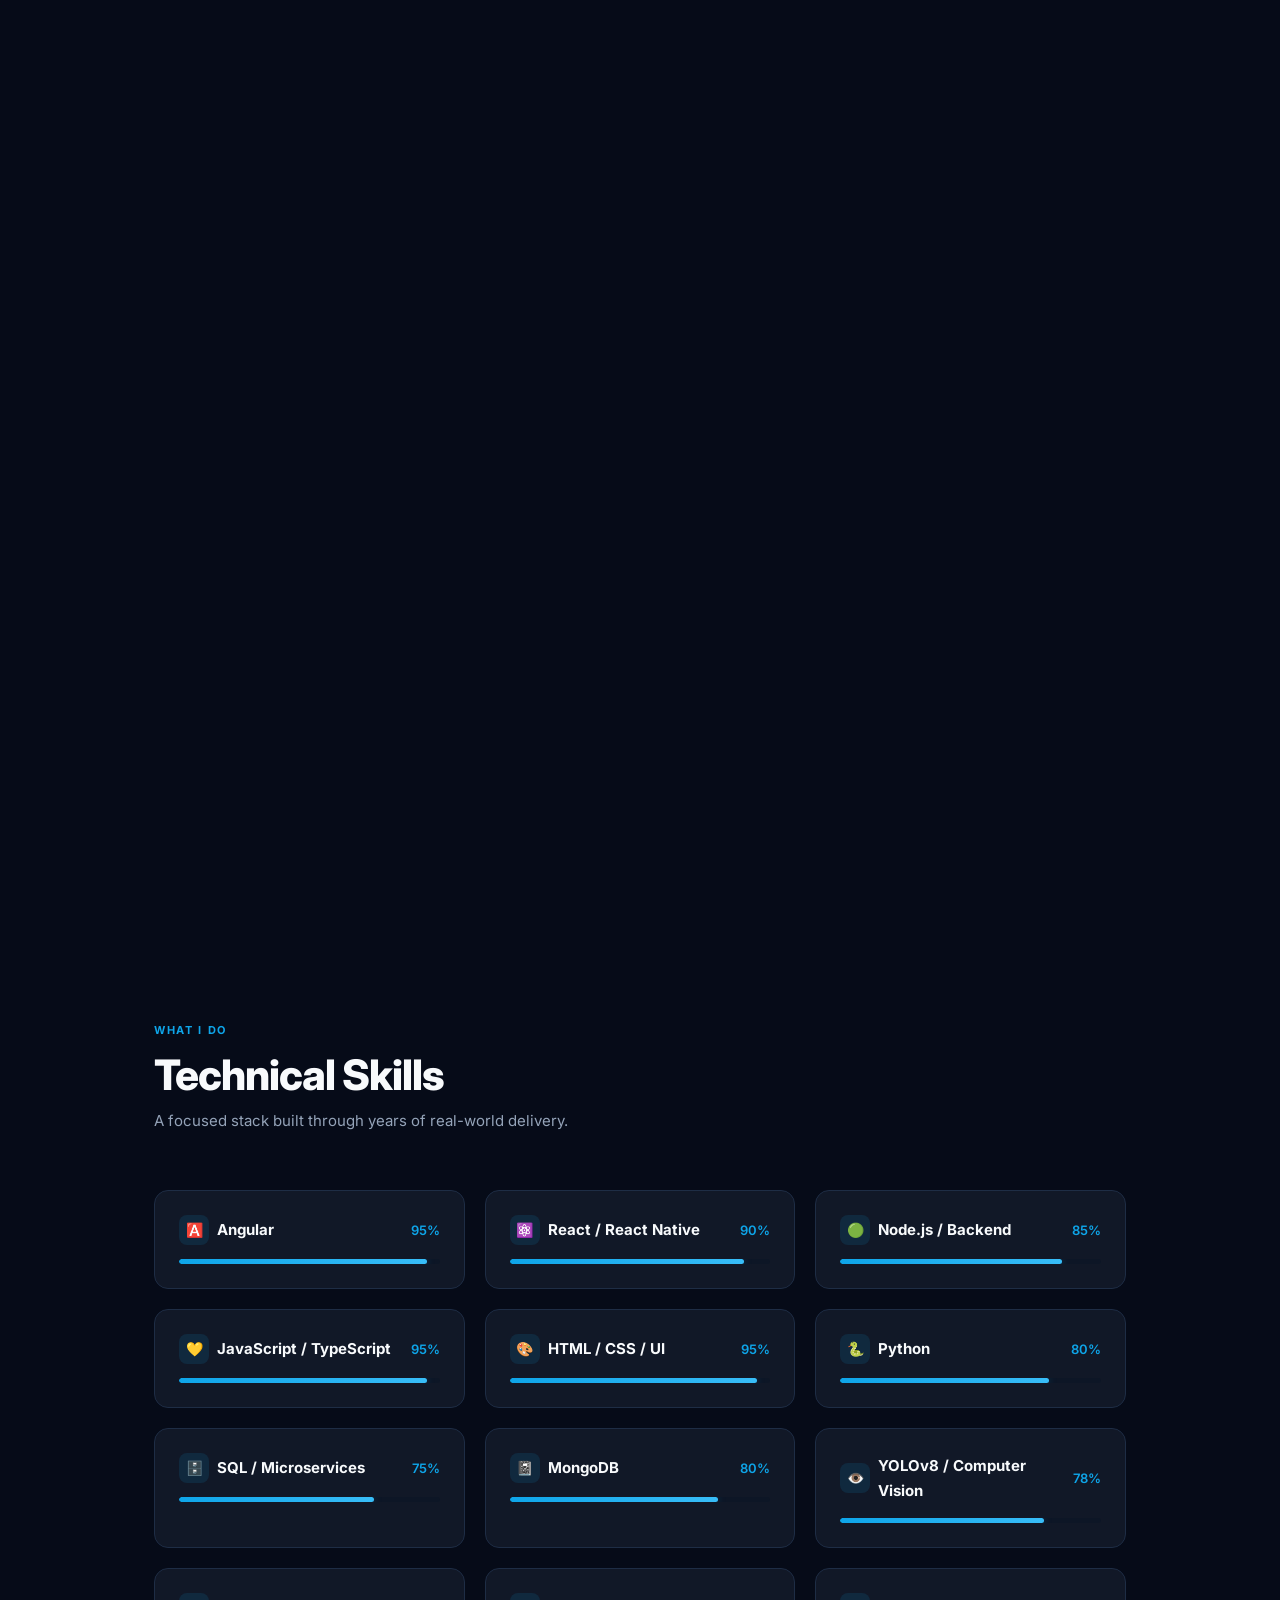
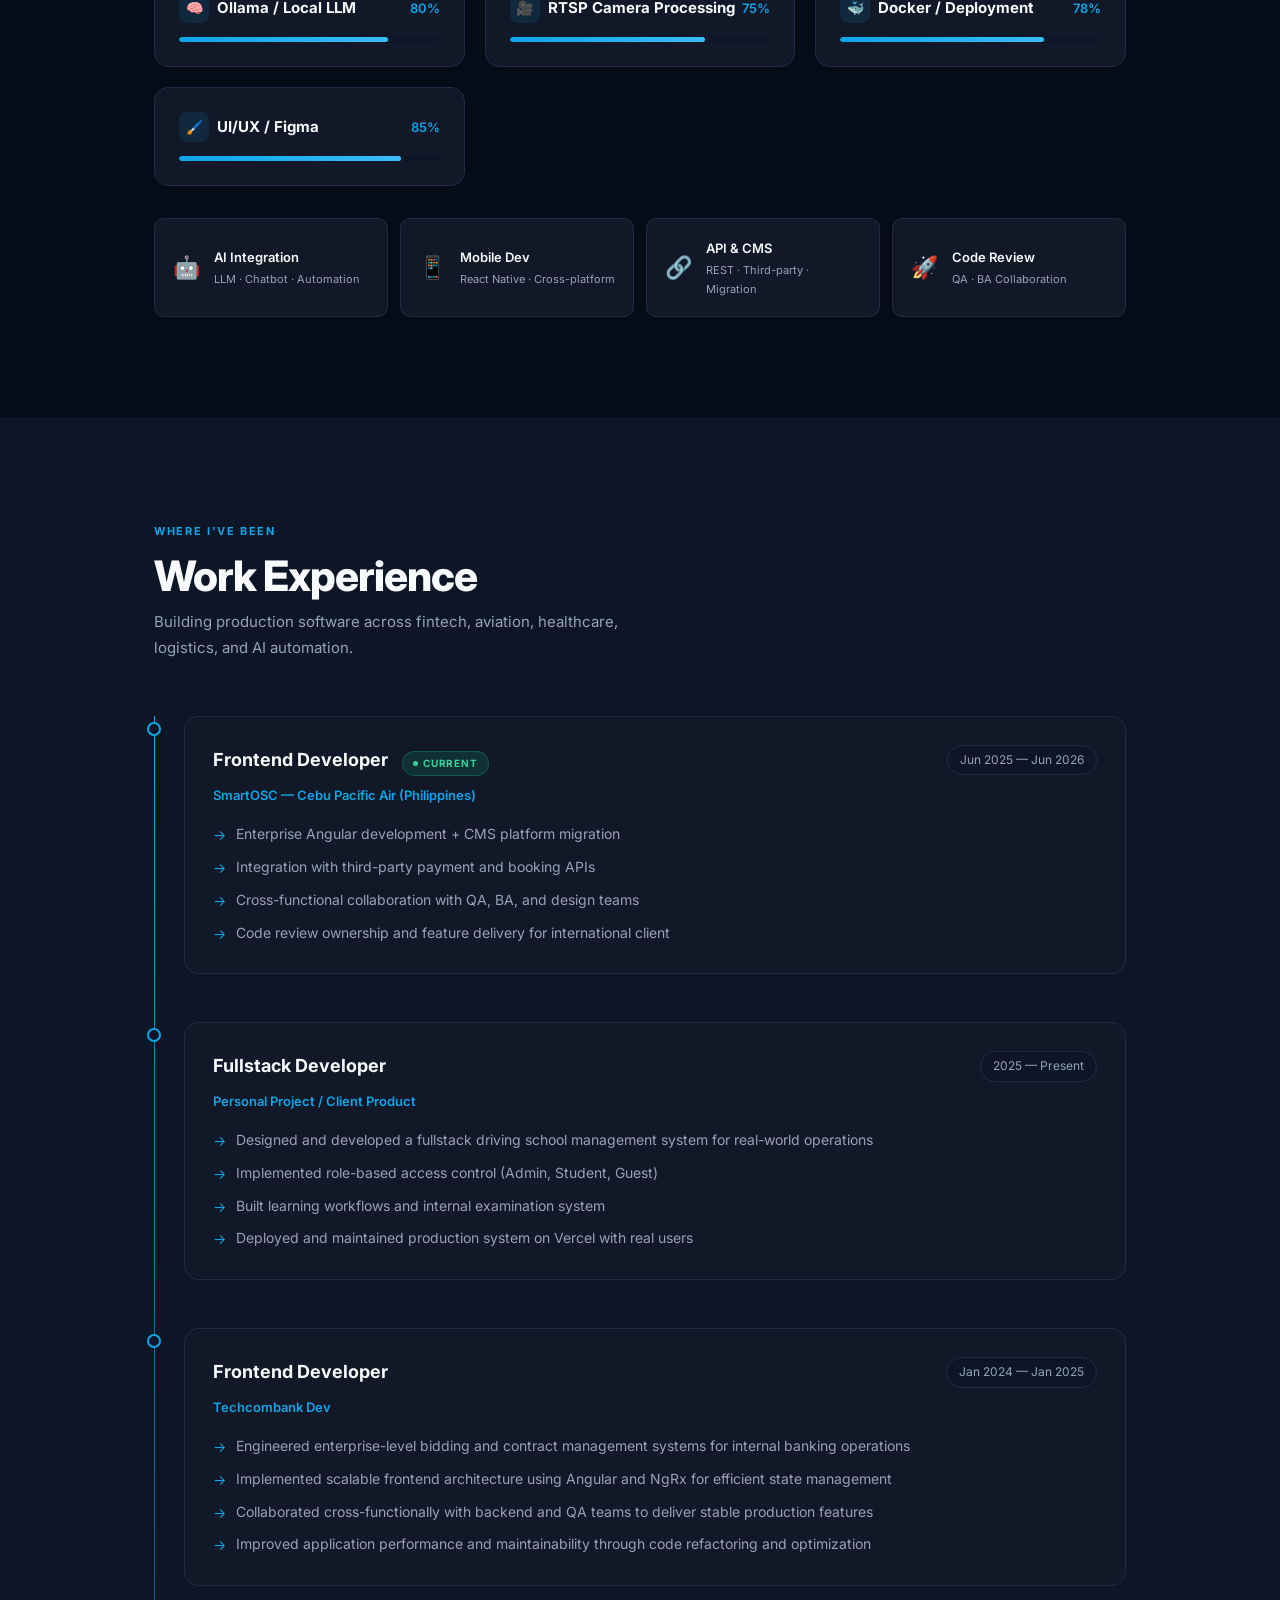
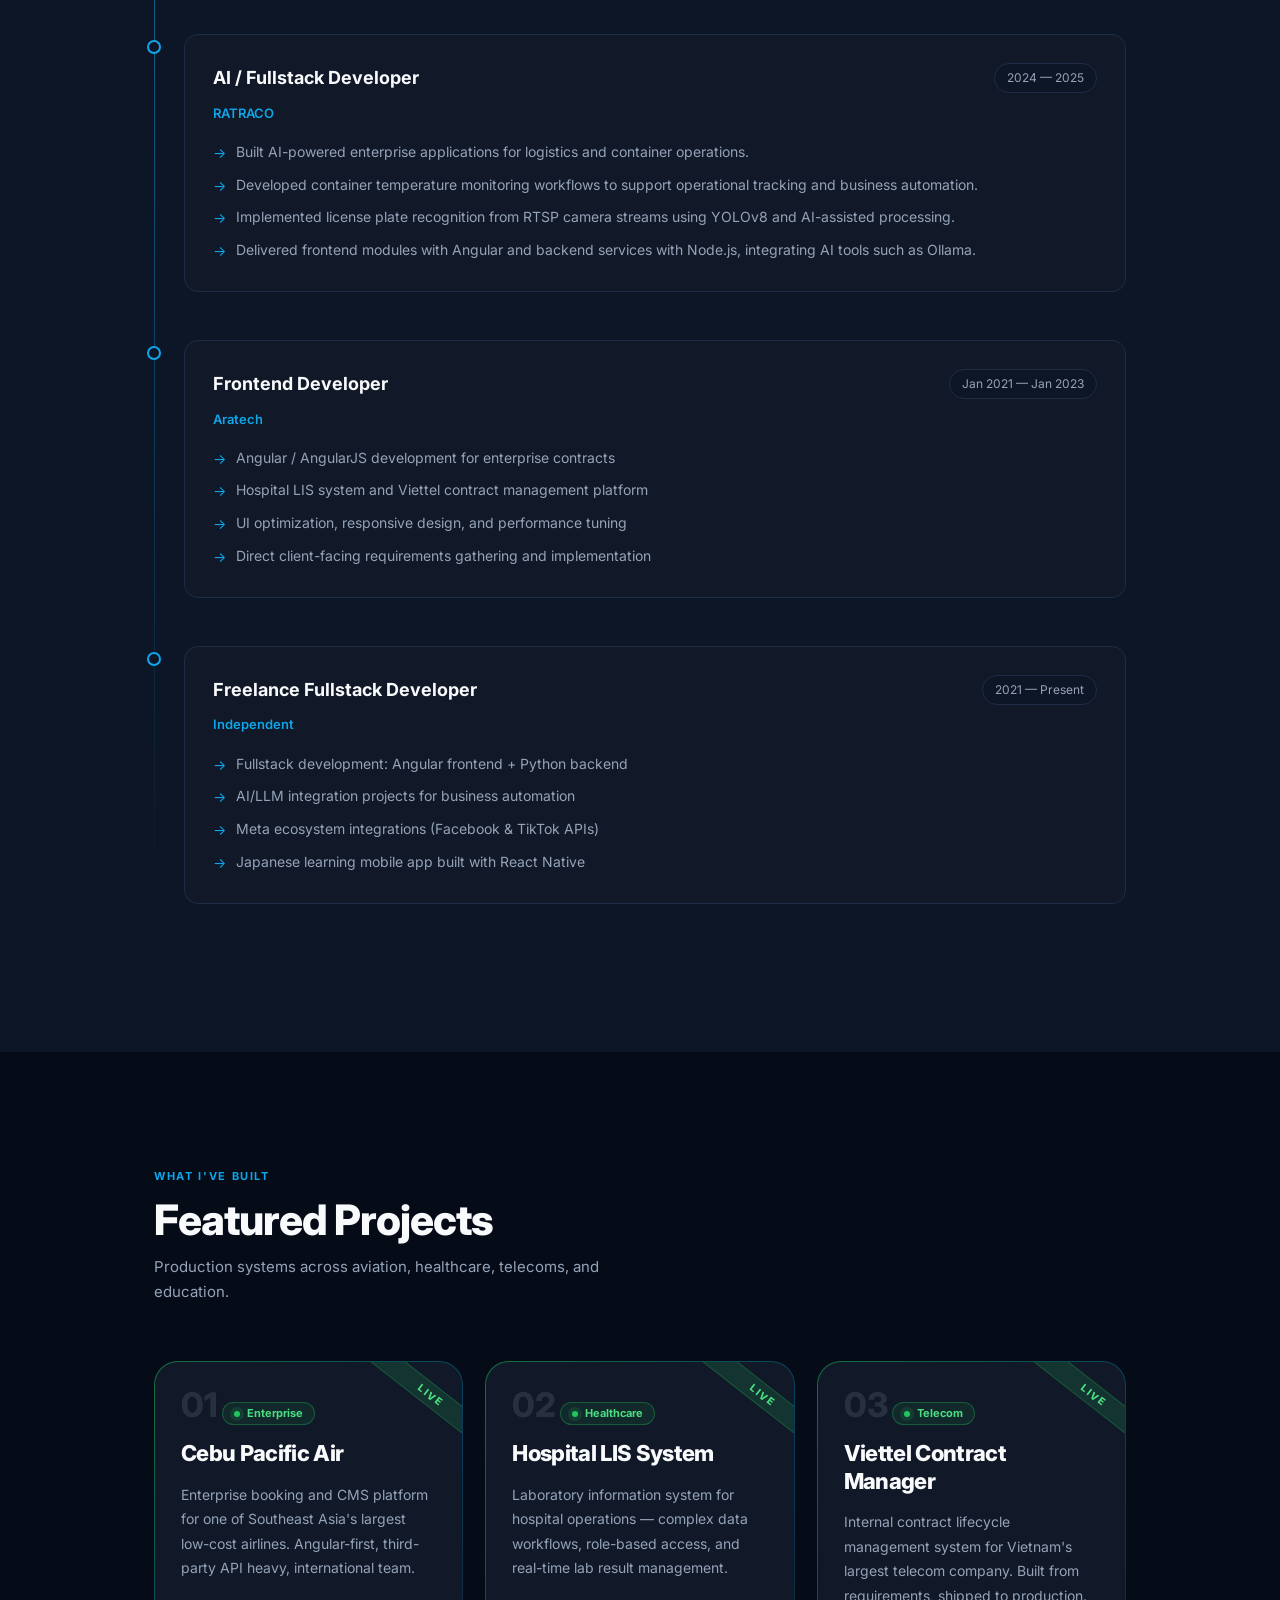
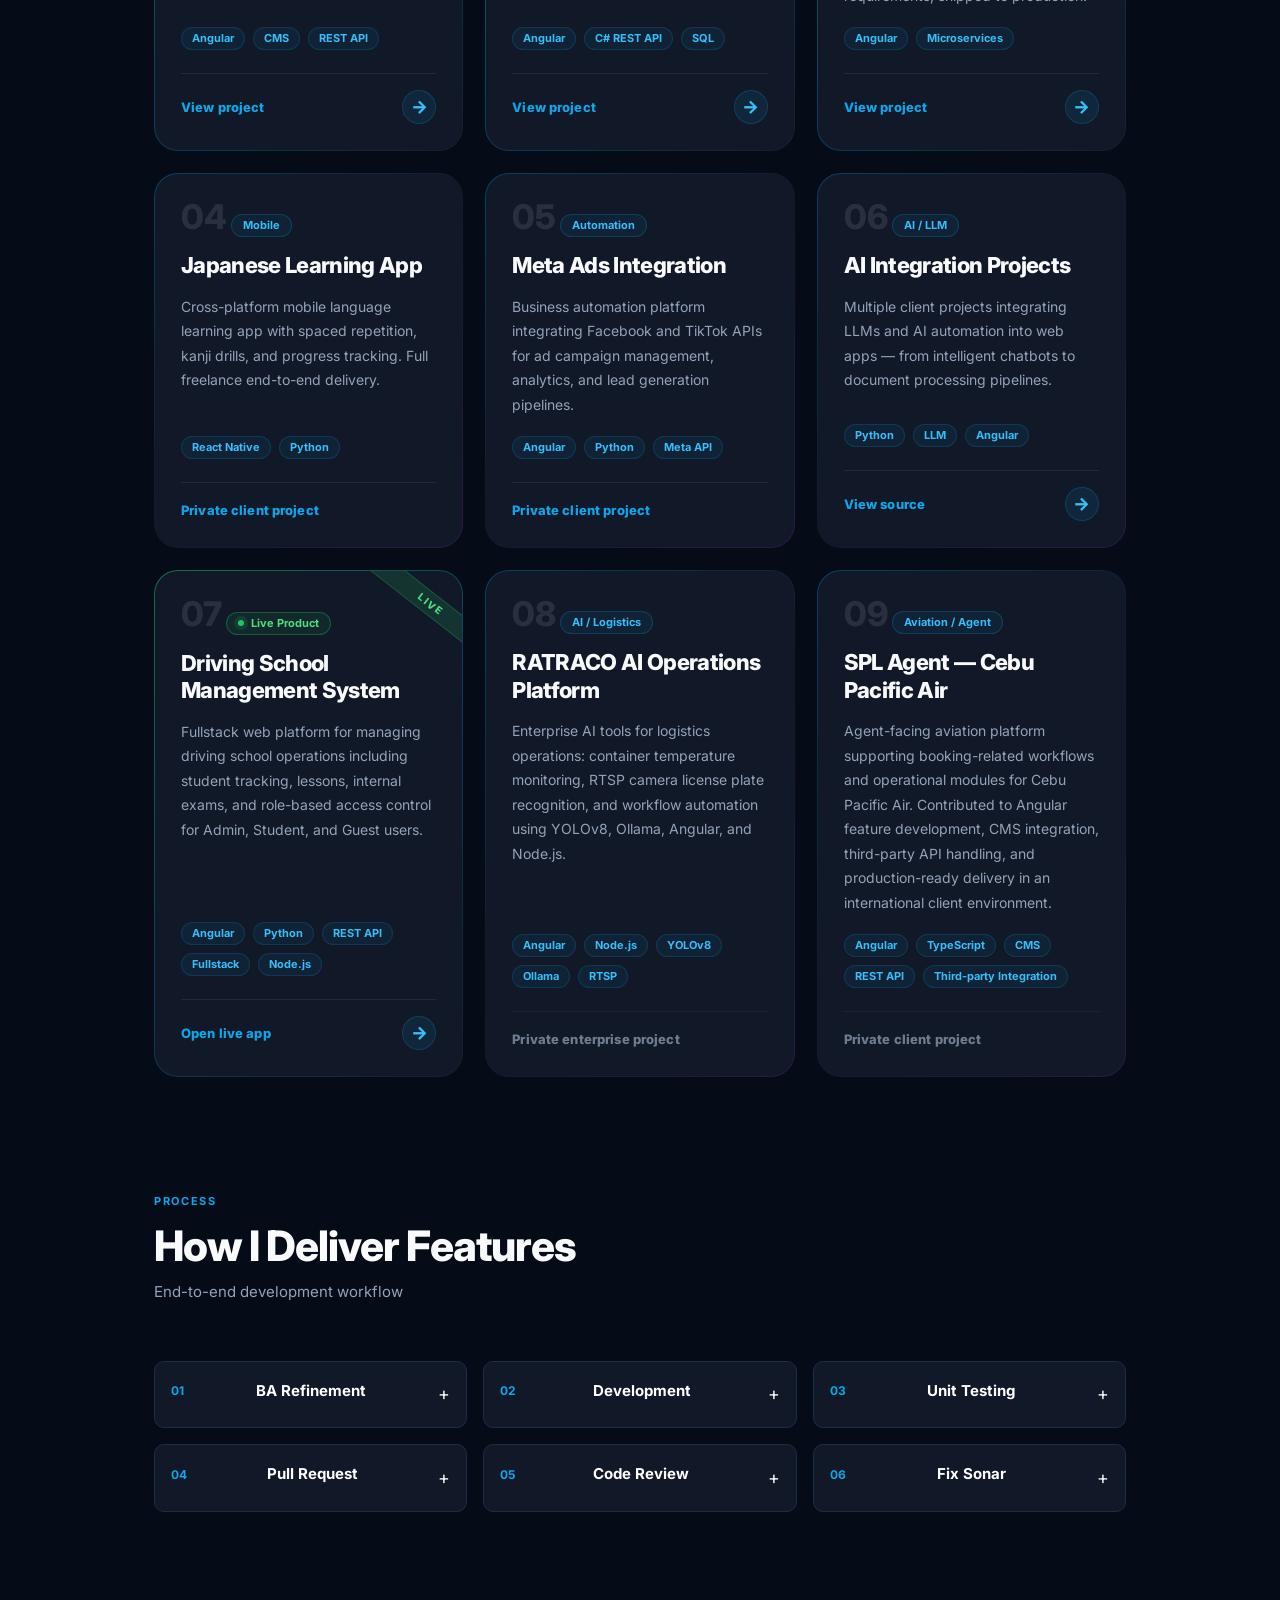
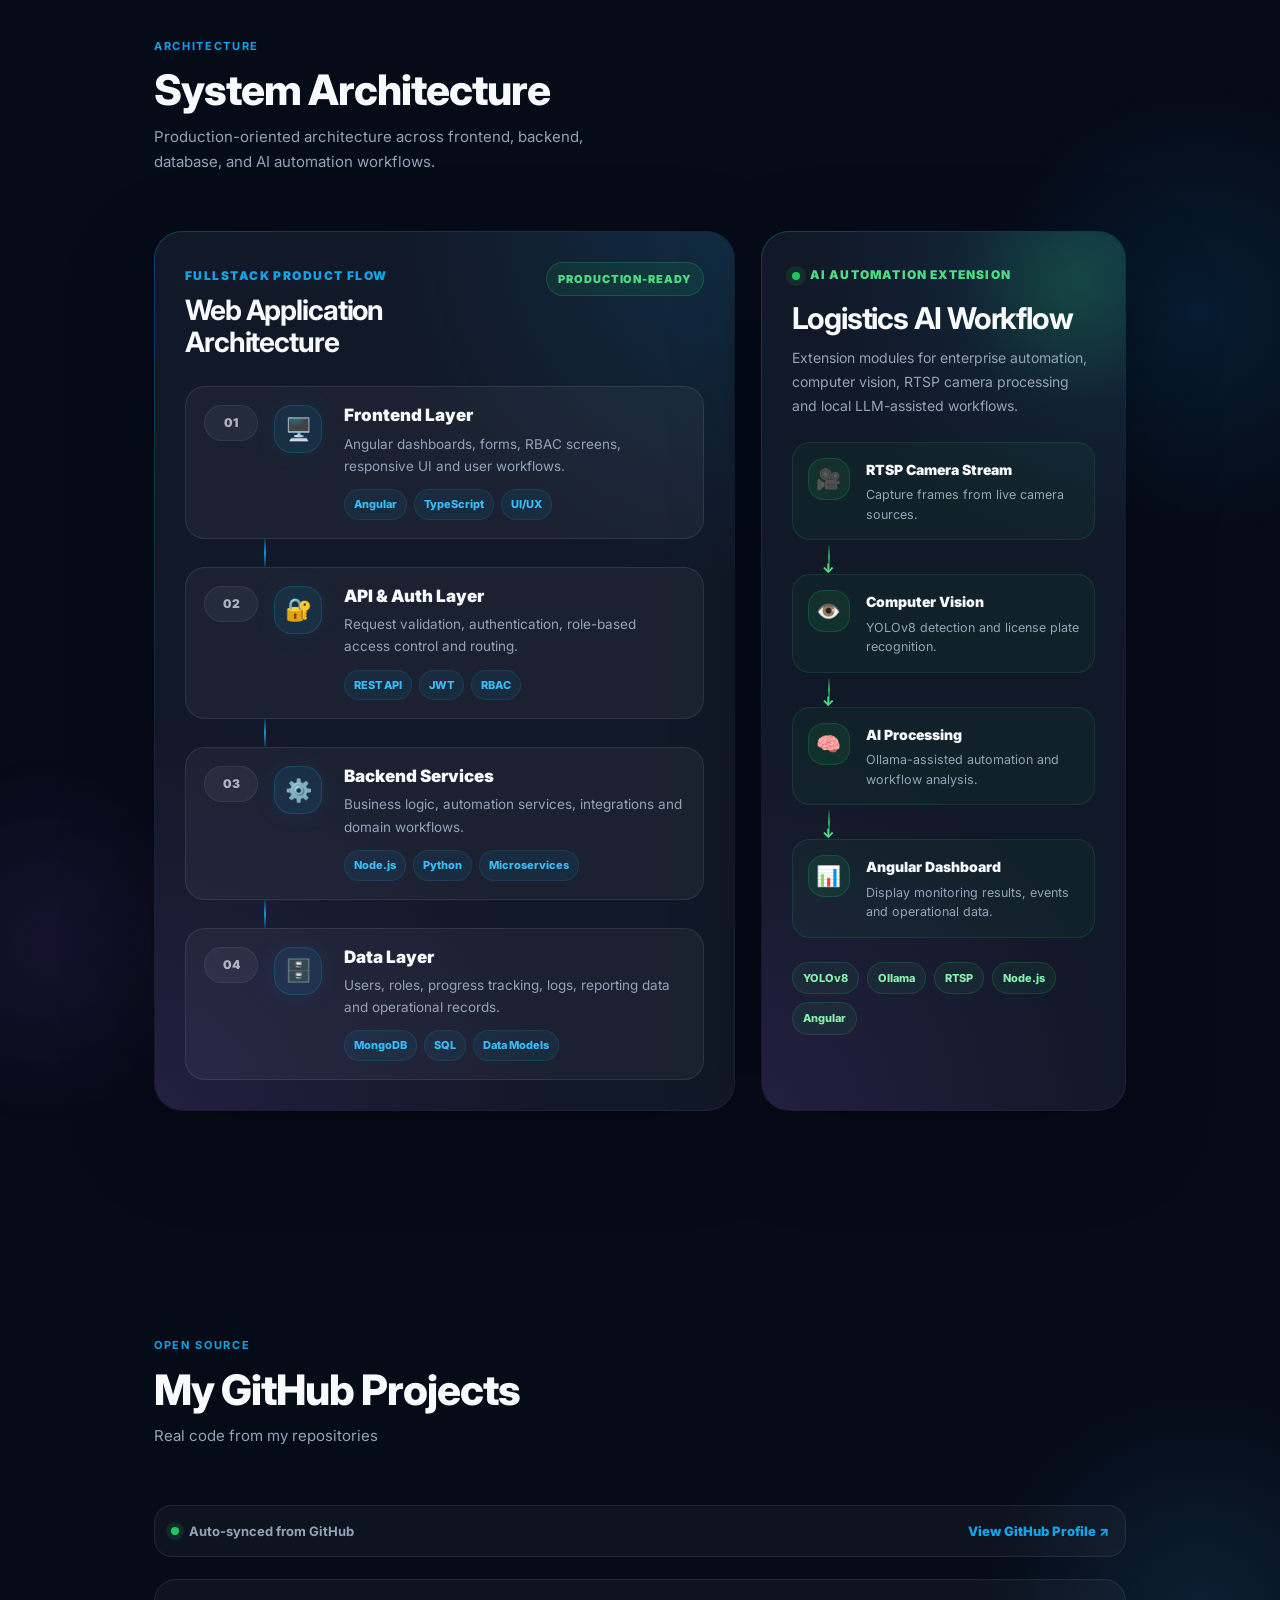
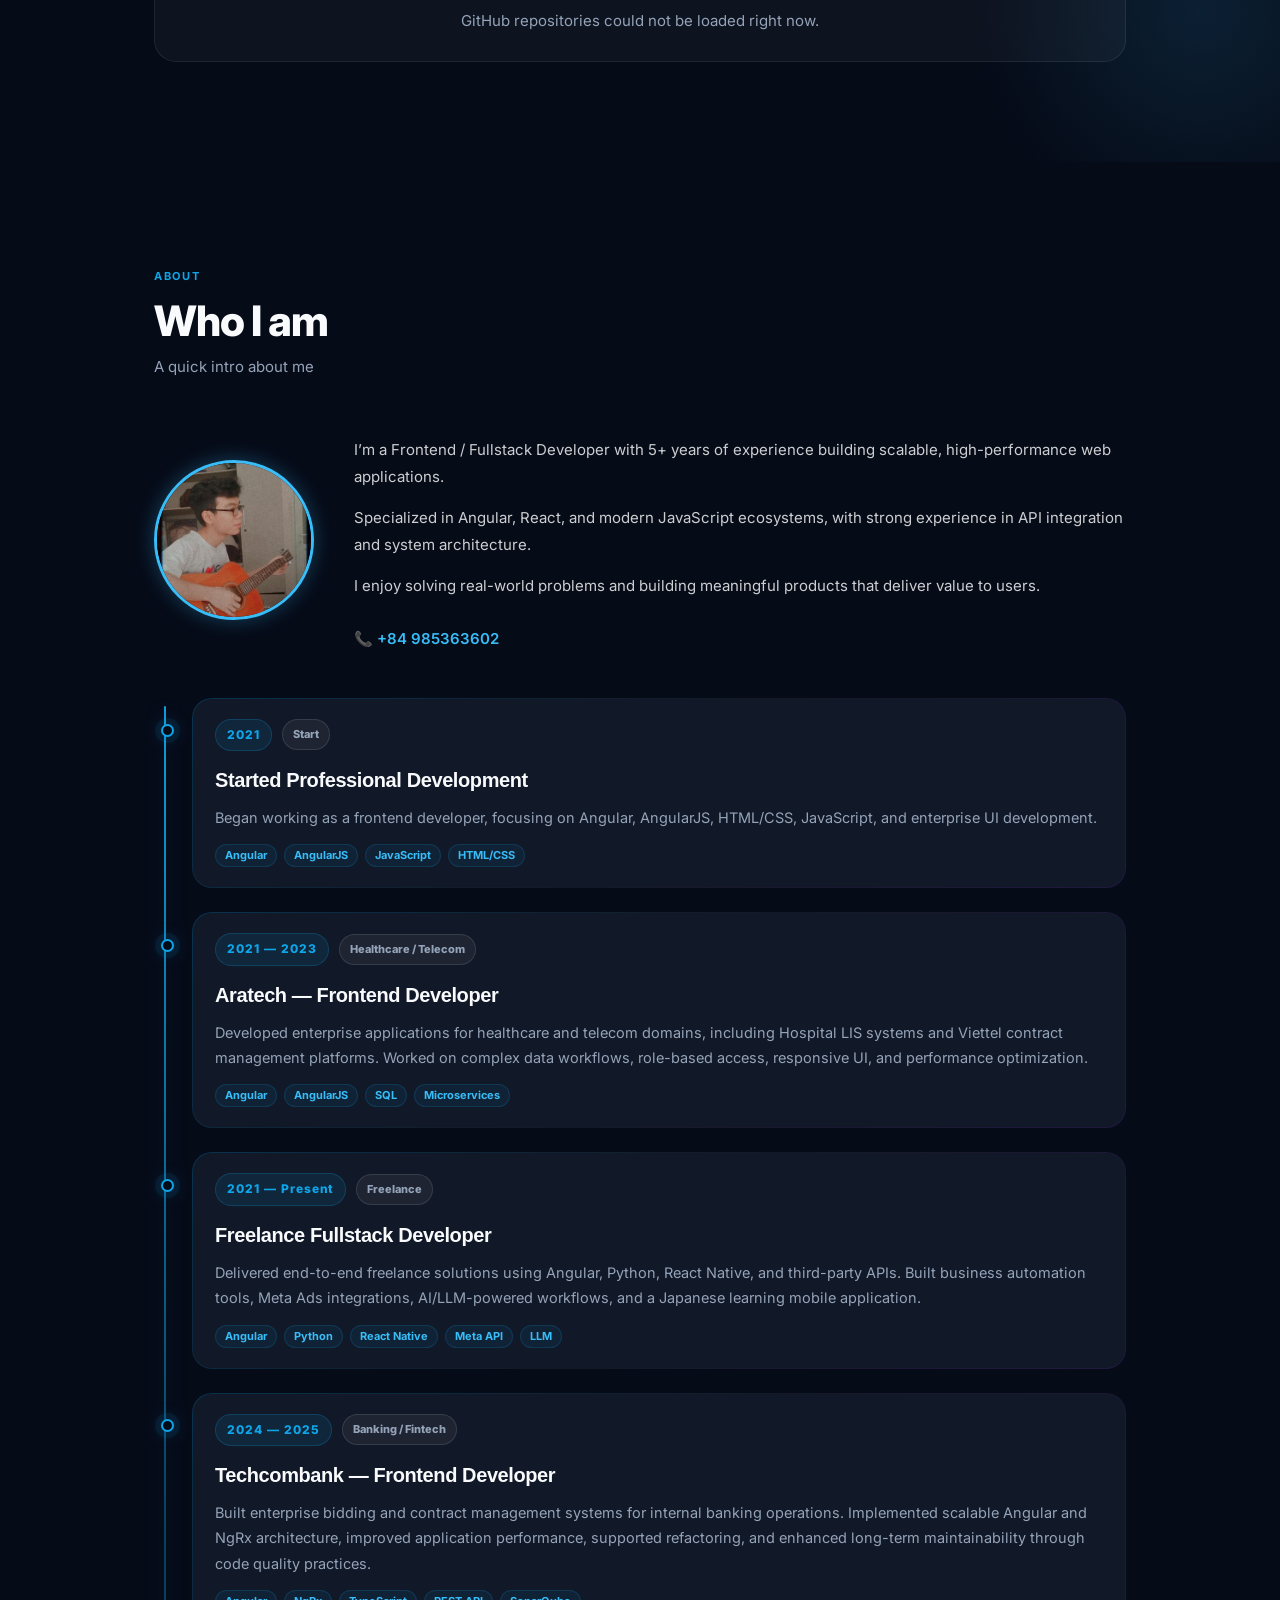
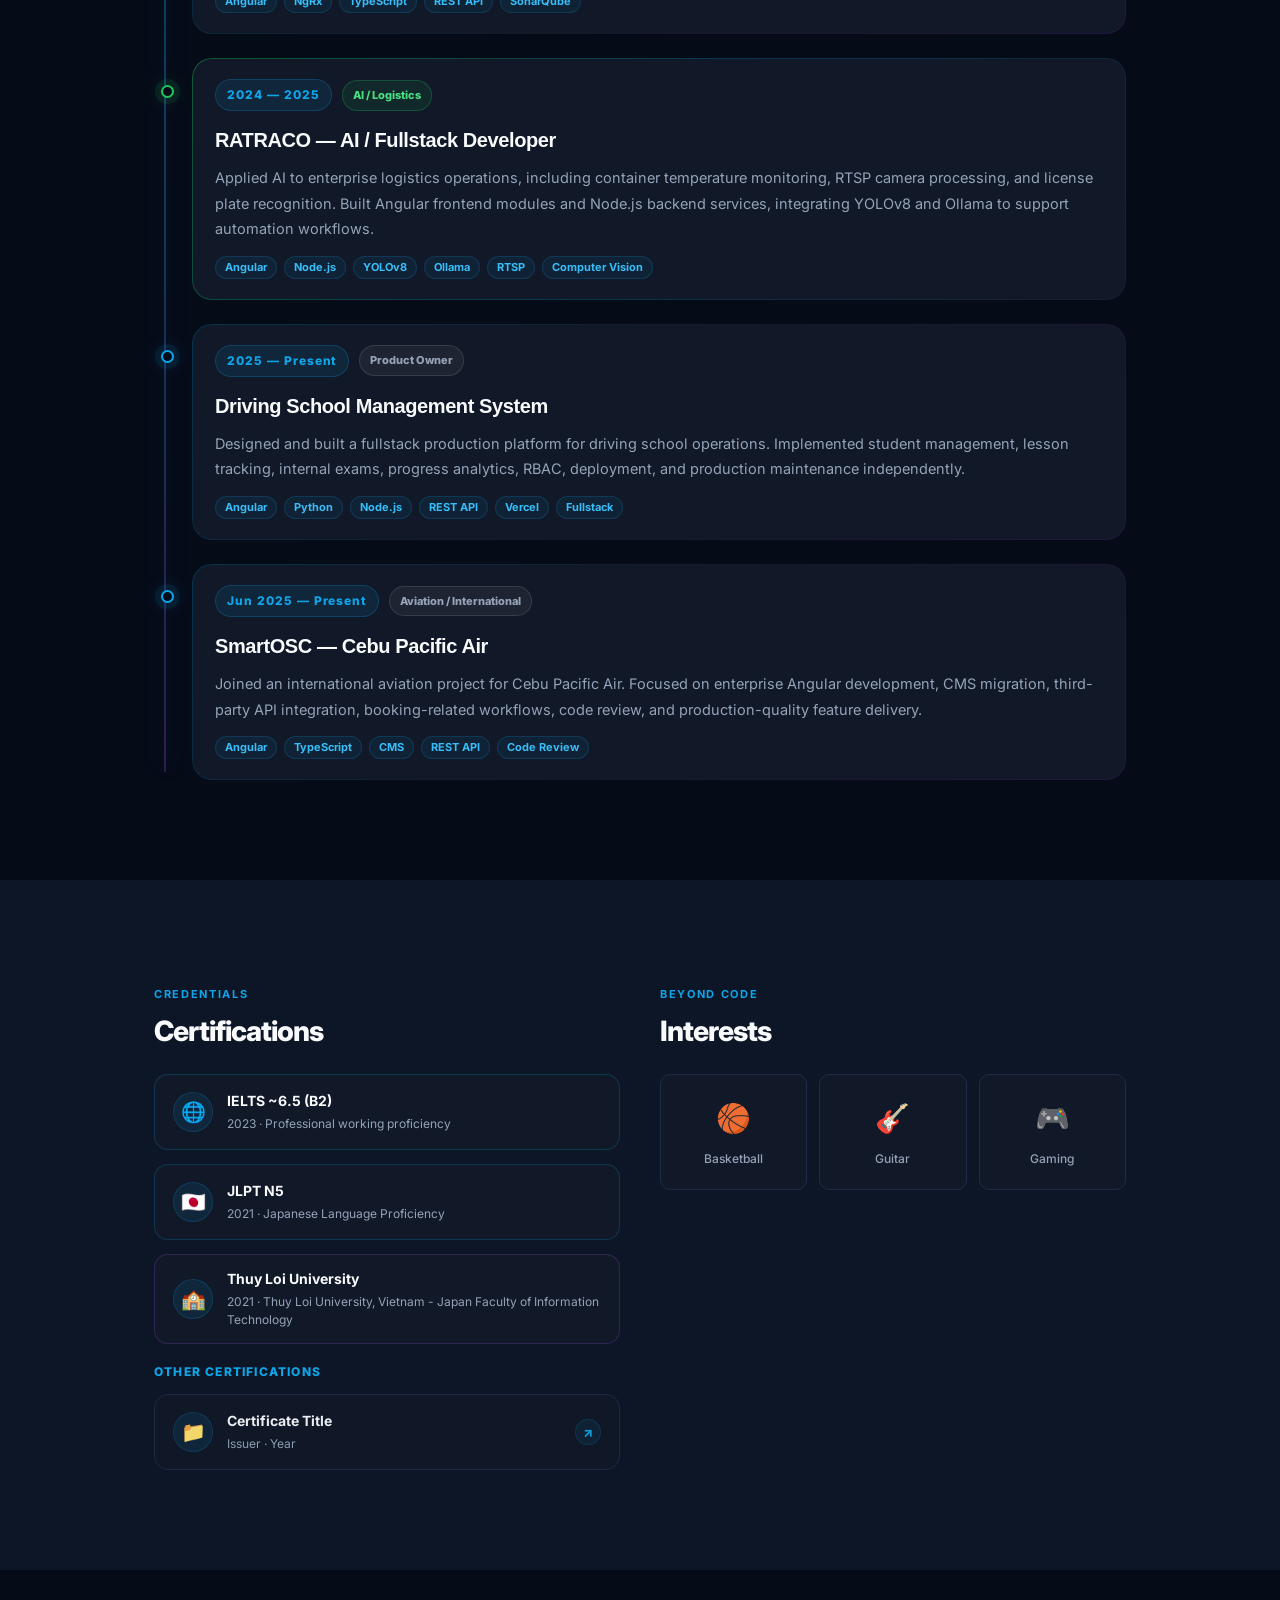
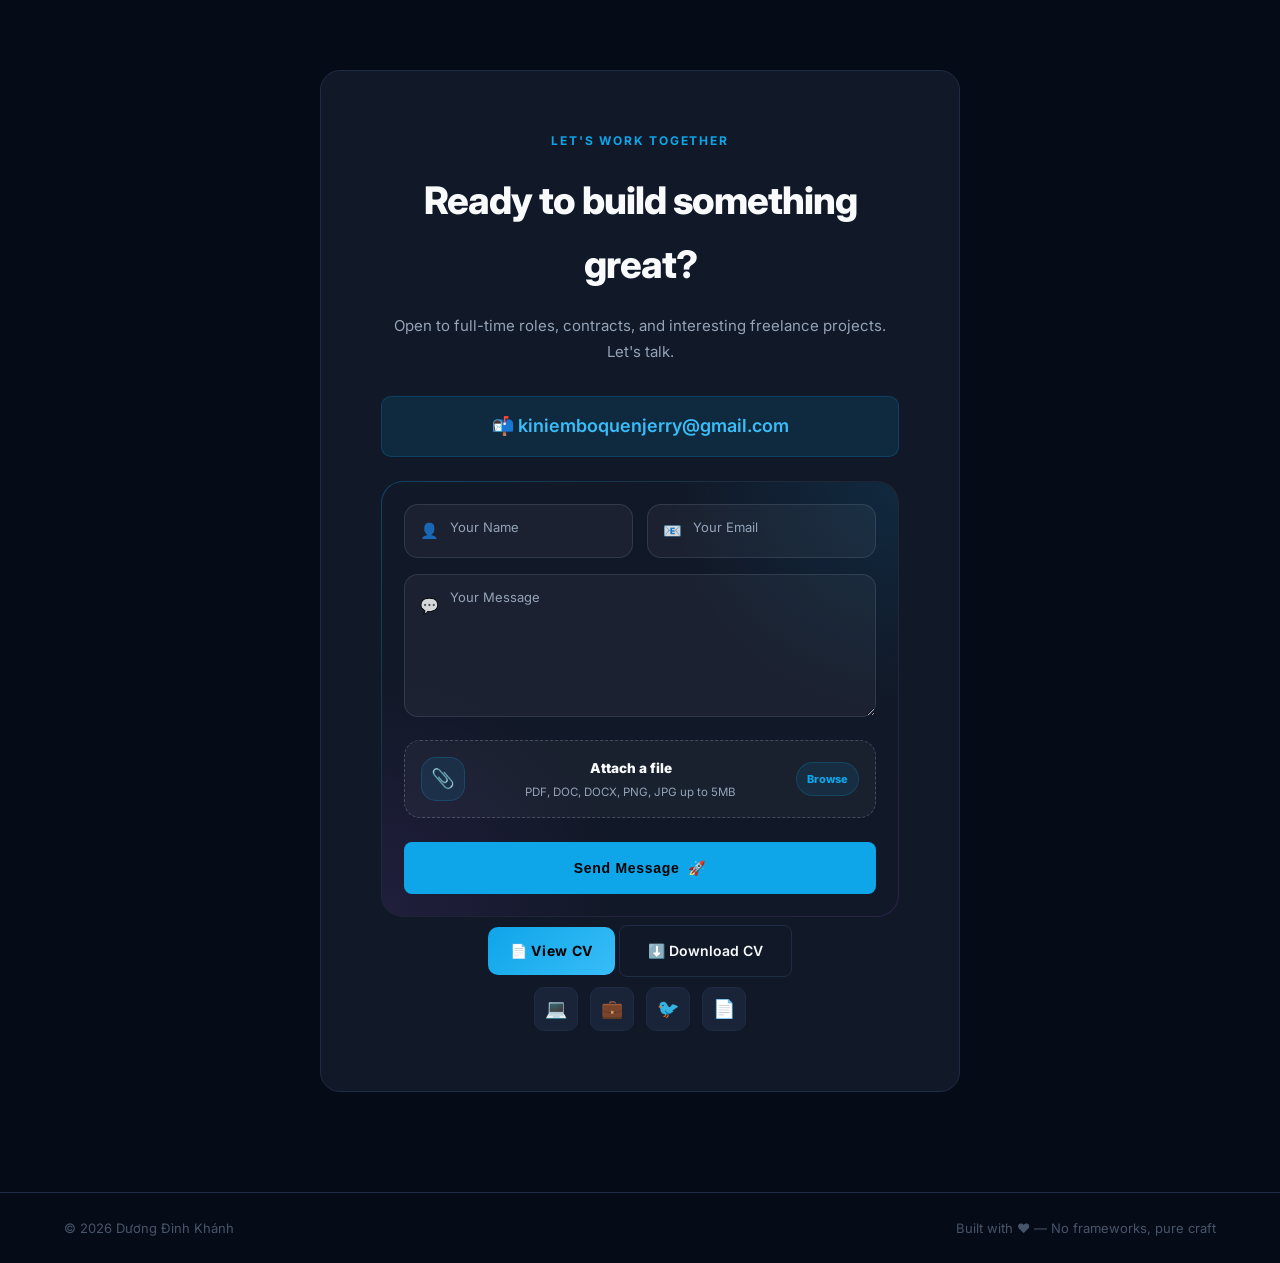
<file: index.html>
<!DOCTYPE html>
<html lang="en">
  
  <head>
    <meta charset="UTF-8" />
    <meta name="viewport" content="width=device-width, initial-scale=1.0"
    />
    <meta name="description" content="Portfolio of Duong Dinh Khanh, a Frontend and Fullstack Developer with 5+ years of experience in Angular, React, TypeScript, Python, Node.js, and AI-powered web applications">
    <meta name="keywords" content="Frontend Developer, Angular, React, Python, Portfolio">
    <meta name="author" content="Duong Dinh Khanh">
    <meta property="og:title" content="Duong Dinh Khanh | Frontend & Fullstack Developer">
    <meta property="og:description" content="Frontend and Fullstack Developer specializing in Angular, React, TypeScript, Python, Node.js, and AI-powered applications">
    <meta property="og:image" content="./assets/img/avatar.jpg">
    <meta property="og:type" content="website">
    <!-- Twitter / X Card -->
    <meta name="twitter:card" content="summary_large_image" />
    <meta name="twitter:title" content="Duong Dinh Khanh | Frontend & Fullstack Developer"
    />
    <meta name="twitter:description" content="Frontend and Fullstack Developer specializing in Angular, React, TypeScript, Python, Node.js, and AI-powered applications."
    />
    <meta name="twitter:image" content="https://uncleyellow.github.io/portfolio/assets/img/avatar.jpg"
    />
    <!-- Theme -->
    <meta name="theme-color" content="#0B1629" />
    <title>
      Duong Dinh Khanh | Frontend & Fullstack Developer
    </title>
    <link rel="preconnect" href="https://fonts.googleapis.com">
    <link rel="preconnect" href="https://fonts.gstatic.com" crossorigin>
    <link href="https://fonts.googleapis.com/css2?family=Syne:wght@400;600;700;800&family=Inter:wght@300;400;500;600&display=swap"
    rel="stylesheet">
    <link rel="stylesheet" href="./assets/css/main.css">
    <link rel="icon" href="./assets/img/favicon.png">
    <!-- Structured Data -->
    <script type="application/ld+json">
      {
        "@context": "https://schema.org",
        "@type": "Person",
        "name": "Duong Dinh Khanh",
        "jobTitle": "Frontend / Fullstack Developer",
        "url": "https://uncleyellow.github.io/portfolio/",
        "image": "https://uncleyellow.github.io/portfolio/assets/img/avatar.jpg",
        "email": "mailto:kiniemboquenjerry@gmail.com",
        "telephone": "+84 985 363 602",
        "address": {
          "@type": "PostalAddress",
          "addressLocality": "Ha Noi",
          "addressCountry": "VN"
        },
        "sameAs": ["https://github.com/uncleyellow"],
        "knowsAbout": ["Angular", "React", "TypeScript", "JavaScript", "Python", "Node.js", "Frontend Development", "Fullstack Development", "AI Integration", "REST API"]
      }
    </script>
  </head>
  
  <body>
    <div id="progressBar">
    </div>
    <!-- ✅ MÀN CHÀO ĐEN – ĐẶT NGAY ĐẦU BODY -->
    <div id="introScreen" class="intro-screen" aria-hidden="false">
      <div id="introGreeting" class="intro-greeting">
      </div>
    </div>
    <div id="orb">
    </div>
    <!-- NAV -->
    <nav id="navbar">
      <a class="nav-logo" href="#hero">
        <span>
          &lt;/&gt;
        </span>
        Khanh.dev
      </a>
      <ul class="nav-links">
        <li>
          <a href="#skills" data-i18n="nav.skills">
            Skills
          </a>
        </li>
        <li>
          <a href="#experience" data-i18n="nav.experience">
            Experience
          </a>
        </li>
        <li>
          <a href="#projects" data-i18n="nav.projects">
            Projects
          </a>
        </li>
        <li>
          <a href="#contact" class="nav-cta" data-i18n="nav.hire">
            Hire Me
          </a>
        </li>
      </ul>
      <div class="nav-right">
        <div class="lang-toggle">
          <button class="lang-btn active" onclick="setLang('en')">
            EN
          </button>
          <button class="lang-btn" onclick="setLang('vi')">
            VI
          </button>
        </div>
        <div class="hamburger" id="hamburger">
          <span>
          </span>
          <span>
          </span>
          <span>
          </span>
        </div>
      </div>
    </nav>
    <div class="mobile-menu" id="mobileMenu">
      <a href="#skills" onclick="closeMobile()" data-i18n="nav.skills">
        Skills
      </a>
      <a href="#experience" onclick="closeMobile()" data-i18n="nav.experience">
        Experience
      </a>
      <a href="#projects" onclick="closeMobile()" data-i18n="nav.projects">
        Projects
      </a>
      <a href="#more" onclick="closeMobile()" data-i18n="nav.certs">
        Certifications
      </a>
      <a href="#contact" onclick="closeMobile()" style="color:var(--accent)"
      data-i18n="nav.hire_arrow">
        Hire Me →
      </a>
      <div class="mobile-lang">
        <button class="lang-btn active" onclick="setLang('en')">
          EN
        </button>
        <button class="lang-btn" onclick="setLang('vi')">
          VI
        </button>
      </div>
    </div>
    <!-- HERO -->
    <section id="hero">
      <div class="container">
        <div class="hero-inner">
          <div class="hero-content">
            <div class="hero-eyebrow">
              <span class="dot">
              </span>
              <span data-i18n="hero.available">
                Available for opportunities
              </span>
            </div>
            <h1 class="hero-name">
              <span data-i18n="hero.name">
                Duong Dinh Khanh
              </span>
              <span data-i18n="hero.title1">
                Frontend &
              </span>
              <br>
              <span class="accent">
                Fullstack
              </span>
              <br>
              <span data-i18n="hero.title2">
                Developer
              </span>
            </h1>
            <p class="hero-title">
              <span id="typewriter">
              </span>
              <span class="cursor">
              </span>
            </p>
            <p class="hero-desc" data-i18n="hero.desc">
              5+ years crafting high-performance web & mobile experiences. Specialized
              in Angular, React, and Python — from pixel-perfect UIs to robust backend
              integrations.
            </p>
            <div class="hero-actions">
              <a href="#projects" class="btn-primary">
                <span data-i18n="hero.cta1">
                  View My Work
                </span>
                <svg width="14" height="14" viewBox="0 0 14 14" fill="none">
                  <path d="M2 7h10M8 3l4 4-4 4" stroke="currentColor" stroke-width="1.5"
                  stroke-linecap="round" stroke-linejoin="round" />
                </svg>
              </a>
              <a href="#contact" class="btn-secondary" data-i18n="hero.cta2">
                Get In Touch
              </a>
            </div>
            <div class="hero-stats">
              <div class="stat-item">
                <div class="stat-number">
                  5+
                </div>
                <div class="stat-label" data-i18n="hero.stat1">
                  Years Exp.
                </div>
              </div>
              <div class="stat-item">
                <div class="stat-number">
                  10+
                </div>
                <div class="stat-label" data-i18n="hero.stat2">
                  Projects
                </div>
              </div>
              <div class="stat-item">
                <div class="stat-number">
                  5+
                </div>
                <div class="stat-label" data-i18n="hero.stat3">
                  Companies
                </div>
              </div>
              <div class="stat-item">
                <div class="stat-number">
                  B2
                </div>
                <div class="stat-label" data-i18n="hero.stat4">
                  English
                </div>
              </div>
              <div class="stat-item">
                <div class="stat-number">
                  N4
                </div>
                <div class="stat-label" data-i18n="hero.stat5">
                  Japanese
                </div>
              </div>
            </div>
          </div>
          <div class="hero-avatar-card">
            <div class="avatar-bg">
              <img src="./assets/img/avatar.jpg" alt="avatar" class="avatar-img" loading="lazy"
              />
              <div class="avatar-name-label" data-i18n="hero.avatar_role">
                Frontend Developer
              </div>
              <div class="avatar-role-label" data-i18n="hero.avatar_loc">
                Ha Noi City, Vietnam
              </div>
              <div class="avatar-badges">
                <span class="badge">
                  Angular
                </span>
                <span class="badge">
                  React
                </span>
                <span class="badge">
                  Python
                </span>
                <span class="badge">
                  TypeScript
                </span>
              </div>
            </div>
          </div>
        </div>
      </div>
    </section>
    <!-- SKILLS -->
    <section id="skills">
      <div class="container">
        <div class="section-header reveal">
          <div class="section-tag" data-i18n="skills.tag">
            What I Do
          </div>
          <h2 class="section-title-main" data-i18n="skills.title">
            Technical Skills
          </h2>
          <p class="section-subtitle" data-i18n="skills.sub">
            A focused stack built through years of real-world delivery.
          </p>
        </div>
        <div class="skills-grid">
          <div class="skill-card reveal">
            <div class="skill-header">
              <div class="skill-name">
                <span class="skill-icon">
                  🅰️
                </span>
                Angular
              </div>
              <span class="skill-pct">
                95%
              </span>
            </div>
            <div class="skill-track">
              <div class="skill-fill" data-width="95">
              </div>
            </div>
          </div>
          <div class="skill-card reveal">
            <div class="skill-header">
              <div class="skill-name">
                <span class="skill-icon">
                  ⚛️
                </span>
                React / React Native
              </div>
              <span class="skill-pct">
                90%
              </span>
            </div>
            <div class="skill-track">
              <div class="skill-fill" data-width="90">
              </div>
            </div>
          </div>
          <div class="skill-card reveal">
            <div class="skill-header">
              <div class="skill-name">
                <span class="skill-icon">
                  🟢
                </span>
                <span data-i18n="skill.node">
                </span>
              </div>
              <span class="skill-pct">
                85%
              </span>
            </div>
            <div class="skill-track">
              <div class="skill-fill" data-width="85">
              </div>
            </div>
          </div>
          <div class="skill-card reveal">
            <div class="skill-header">
              <div class="skill-name">
                <span class="skill-icon">
                  💛
                </span>
                JavaScript / TypeScript
              </div>
              <span class="skill-pct">
                95%
              </span>
            </div>
            <div class="skill-track">
              <div class="skill-fill" data-width="95">
              </div>
            </div>
          </div>
          <div class="skill-card reveal">
            <div class="skill-header">
              <div class="skill-name">
                <span class="skill-icon">
                  🎨
                </span>
                HTML / CSS / UI
              </div>
              <span class="skill-pct">
                95%
              </span>
            </div>
            <div class="skill-track">
              <div class="skill-fill" data-width="95">
              </div>
            </div>
          </div>
          <div class="skill-card reveal">
            <div class="skill-header">
              <div class="skill-name">
                <span class="skill-icon">
                  🐍
                </span>
                Python
              </div>
              <span class="skill-pct">
                80%
              </span>
            </div>
            <div class="skill-track">
              <div class="skill-fill" data-width="80">
              </div>
            </div>
          </div>
          <div class="skill-card reveal">
            <div class="skill-header">
              <div class="skill-name">
                <span class="skill-icon">
                  🗄️
                </span>
                SQL / Microservices
              </div>
              <span class="skill-pct">
                75%
              </span>
            </div>
            <div class="skill-track">
              <div class="skill-fill" data-width="75">
              </div>
            </div>
          </div>
          <div class="skill-card reveal">
            <div class="skill-header">
              <div class="skill-name">
                <span class="skill-icon">
                  📓
                </span>
                MongoDB
              </div>
              <span class="skill-pct">
                80%
              </span>
            </div>
            <div class="skill-track">
              <div class="skill-fill" data-width="80">
              </div>
            </div>
          </div>
          <div class="skill-card reveal">
            <div class="skill-header">
              <div class="skill-name">
                <span class="skill-icon">
                  👁️
                </span>
                YOLOv8 / Computer Vision
              </div>
              <span class="skill-pct">
                78%
              </span>
            </div>
            <div class="skill-track">
              <div class="skill-fill" data-width="78">
              </div>
            </div>
          </div>
          <div class="skill-card reveal">
            <div class="skill-header">
              <div class="skill-name">
                <span class="skill-icon">
                  🧠
                </span>
                Ollama / Local LLM
              </div>
              <span class="skill-pct">
                80%
              </span>
            </div>
            <div class="skill-track">
              <div class="skill-fill" data-width="80">
              </div>
            </div>
          </div>
          <div class="skill-card reveal">
            <div class="skill-header">
              <div class="skill-name">
                <span class="skill-icon">
                  🎥
                </span>
                RTSP Camera Processing
              </div>
              <span class="skill-pct">
                75%
              </span>
            </div>
            <div class="skill-track">
              <div class="skill-fill" data-width="75">
              </div>
            </div>
          </div>
          <div class="skill-card reveal">
            <div class="skill-header">
              <div class="skill-name">
                <span class="skill-icon">
                  🐳
                </span>
                Docker / Deployment
              </div>
              <span class="skill-pct">
                78%
              </span>
            </div>
            <div class="skill-track">
              <div class="skill-fill" data-width="78">
              </div>
            </div>
          </div>
          <div class="skill-card reveal">
            <div class="skill-header">
              <div class="skill-name">
                <span class="skill-icon">
                  🖌️
                </span>
                UI/UX / Figma
              </div>
              <span class="skill-pct">
                85%
              </span>
            </div>
            <div class="skill-track">
              <div class="skill-fill" data-width="85">
              </div>
            </div>
          </div>
        </div>
        <div class="skill-cats reveal" style="transition-delay:0.2s">
          <div class="skill-cat-card">
            <span class="skill-cat-icon">
              🤖
            </span>
            <div>
              <div class="skill-cat-label" data-i18n="skills.cat1">
                AI Integration
              </div>
              <div class="skill-cat-sub">
                LLM · Chatbot · Automation
              </div>
            </div>
          </div>
          <div class="skill-cat-card">
            <span class="skill-cat-icon">
              📱
            </span>
            <div>
              <div class="skill-cat-label" data-i18n="skills.cat2">
                Mobile Dev
              </div>
              <div class="skill-cat-sub">
                React Native · Cross-platform
              </div>
            </div>
          </div>
          <div class="skill-cat-card">
            <span class="skill-cat-icon">
              🔗
            </span>
            <div>
              <div class="skill-cat-label" data-i18n="skills.cat3">
                API & CMS
              </div>
              <div class="skill-cat-sub">
                REST · Third-party · Migration
              </div>
            </div>
          </div>
          <div class="skill-cat-card">
            <span class="skill-cat-icon">
              🚀
            </span>
            <div>
              <div class="skill-cat-label" data-i18n="skills.cat4">
                Code Review
              </div>
              <div class="skill-cat-sub">
                QA · BA Collaboration
              </div>
            </div>
          </div>
        </div>
      </div>
    </section>
    <!-- EXPERIENCE -->
    <section id="experience">
      <div class="container">
        <div class="section-header reveal">
          <div class="section-tag" data-i18n="exp.tag">
            Where I've Been
          </div>
          <h2 class="section-title-main" data-i18n="exp.title">
            Work Experience
          </h2>
          <p class="section-subtitle" data-i18n="exp.sub">
            Building production software across fintech, aviation, healthcare, logistics,
            and AI automation.
          </p>
        </div>
        <div class="timeline">
          <div class="timeline-item">
            <div class="timeline-dot">
            </div>
            <div class="exp-card">
              <div class="exp-meta">
                <div class="exp-role">
                  <span data-i18n="exp1.role">
                    Frontend Developer
                  </span>
                  <span class="tag-latest" data-i18n="exp.current">
                    Current
                  </span>
                </div>
                <span class="exp-period">
                  Jun 2025 — Jun 2026
                </span>
              </div>
              <div class="exp-company">
                SmartOSC — Cebu Pacific Air (Philippines)
              </div>
              <ul class="exp-list">
                <li data-i18n="exp1.b1">
                  Enterprise Angular development + CMS platform migration
                </li>
                <li data-i18n="exp1.b2">
                  Integration with third-party payment and booking APIs
                </li>
                <li data-i18n="exp1.b3">
                  Cross-functional collaboration with QA, BA, and design teams
                </li>
                <li data-i18n="exp1.b4">
                  Code review ownership and feature delivery for international client
                </li>
              </ul>
            </div>
          </div>
          <div class="timeline-item">
            <div class="timeline-dot">
            </div>
            <div class="exp-card">
              <div class="exp-meta">
                <div class="exp-role" data-i18n="exp5.role">
                </div>
                <span class="exp-period">
                  2025 — Present
                </span>
              </div>
              <div class="exp-company" data-i18n="exp5.company">
              </div>
              <ul class="exp-list">
                <li data-i18n="exp5.b1">
                </li>
                <li data-i18n="exp5.b2">
                </li>
                <li data-i18n="exp5.b3">
                </li>
                <li data-i18n="exp5.b4">
                </li>
              </ul>
            </div>
          </div>
          <div class="timeline-item">
            <div class="timeline-dot">
            </div>
            <div class="exp-card">
              <div class="exp-meta">
                <div class="exp-role" data-i18n="exp4.role">
                  Frontend Developer
                </div>
                <span class="exp-period">
                  Jan 2024 — Jan 2025
                </span>
              </div>
              <div class="exp-company">
                Techcombank Dev
              </div>
              <ul class="exp-list">
                <li data-i18n="exp4.b1">
                </li>
                <li data-i18n="exp4.b2">
                </li>
                <li data-i18n="exp4.b3">
                </li>
                <li data-i18n="exp4.b4">
                </li>
              </ul>
            </div>
          </div>
          <div class="timeline-item">
            <div class="timeline-dot">
            </div>
            <div class="exp-card">
              <div class="exp-meta">
                <div class="exp-role" data-i18n="exp6.role">
                  AI / Fullstack Developer
                </div>
                <span class="exp-period">
                  2024 — 2025
                </span>
              </div>
              <div class="exp-company" data-i18n="exp6.company">
                RATRACO
              </div>
              <ul class="exp-list">
                <li data-i18n="exp6.b1">
                  Built AI-powered enterprise applications for logistics and container operations.
                </li>
                <li data-i18n="exp6.b2">
                  Developed container temperature monitoring workflows to support operational
                  tracking and business automation.
                </li>
                <li data-i18n="exp6.b3">
                  Implemented license plate recognition from RTSP camera streams using YOLOv8
                  and AI-assisted processing.
                </li>
                <li data-i18n="exp6.b4">
                  Delivered frontend modules with Angular and backend services with Node.js,
                  integrating AI tools such as Ollama.
                </li>
              </ul>
            </div>
          </div>
          <div class="timeline-item">
            <div class="timeline-dot">
            </div>
            <div class="exp-card">
              <div class="exp-meta">
                <div class="exp-role" data-i18n="exp2.role">
                  Frontend Developer
                </div>
                <span class="exp-period">
                  Jan 2021 — Jan 2023
                </span>
              </div>
              <div class="exp-company">
                Aratech
              </div>
              <ul class="exp-list">
                <li data-i18n="exp2.b1">
                  Angular / AngularJS development for enterprise contracts
                </li>
                <li data-i18n="exp2.b2">
                  Hospital LIS system and Viettel contract management platform
                </li>
                <li data-i18n="exp2.b3">
                  UI optimization, responsive design, and performance tuning
                </li>
                <li data-i18n="exp2.b4">
                  Direct client-facing requirements gathering and implementation
                </li>
              </ul>
            </div>
          </div>
          <div class="timeline-item">
            <div class="timeline-dot">
            </div>
            <div class="exp-card">
              <div class="exp-meta">
                <div class="exp-role" data-i18n="exp3.role">
                  Freelance Fullstack Developer
                </div>
                <span class="exp-period">
                  2021 — Present
                </span>
              </div>
              <div class="exp-company" data-i18n="exp3.company">
                Independent
              </div>
              <ul class="exp-list">
                <li data-i18n="exp3.b1">
                  Fullstack development: Angular frontend + Python backend
                </li>
                <li data-i18n="exp3.b2">
                  AI/LLM integration projects for business automation
                </li>
                <li data-i18n="exp3.b3">
                  Meta ecosystem integrations (Facebook & TikTok APIs)
                </li>
                <li data-i18n="exp3.b4">
                  Japanese learning mobile app built with React Native
                </li>
              </ul>
            </div>
          </div>
        </div>
      </div>
    </section>

    <!-- PROJECTS -->
    <section id="projects">
      <div class="container">
        <div class="section-header reveal">
          <div class="section-tag" data-i18n="proj.tag">
            What I've Built
          </div>

          <h2 class="section-title-main" data-i18n="proj.title">
            Featured Projects
          </h2>

          <p class="section-subtitle" data-i18n="proj.sub">
            Production systems across aviation, healthcare, telecoms, logistics, AI, and education.
          </p>
        </div>

        <div class="projects-grid">

          <!-- 01 -->
          <article class="project-card project-card-featured">
            <div class="project-top">
              <span class="project-num">01</span>
              <span class="project-badge live" data-i18n="p1.badge">Enterprise</span>
            </div>

            <h3 class="project-title" data-i18n="p1.title">
              Cebu Pacific Air
            </h3>

            <p class="project-desc" data-i18n="p1.desc">
              Enterprise booking and CMS platform for one of Southeast Asia's largest
              low-cost airlines. Angular-first, third-party API heavy, international team.
            </p>

            <div class="project-stack">
              <span class="project-tag">Angular</span>
              <span class="project-tag">CMS</span>
              <span class="project-tag">REST API</span>
            </div>

            <a
              href="https://cebupacificair.com/"
              target="_blank"
              rel="noopener noreferrer"
              class="project-link"
              aria-label="View Cebu Pacific Air project"
            >
              <span data-i18n="project.cta.view">View project</span>
              <span class="project-arrow">→</span>
            </a>
          </article>

          <!-- 02 -->
          <article class="project-card project-card-featured">
            <div class="project-top">
              <span class="project-num">02</span>
              <span class="project-badge live" data-i18n="p2.badge">Healthcare</span>
            </div>

            <h3 class="project-title" data-i18n="p2.title">
              Hospital LIS System
            </h3>

            <p class="project-desc" data-i18n="p2.desc">
              Laboratory information system for hospital operations — complex data workflows,
              role-based access, and real-time lab result management.
            </p>

            <div class="project-stack">
              <span class="project-tag">Angular</span>
              <span class="project-tag">C# REST API</span>
              <span class="project-tag">SQL</span>
            </div>

            <a
              href="https://aratech.vn/"
              target="_blank"
              rel="noopener noreferrer"
              class="project-link"
              aria-label="View Hospital LIS project"
            >
              <span data-i18n="project.cta.view">View project</span>
              <span class="project-arrow">→</span>
            </a>
          </article>

          <!-- 03 -->
          <article class="project-card project-card-featured">
            <div class="project-top">
              <span class="project-num">03</span>
              <span class="project-badge live" data-i18n="p3.badge">Telecom</span>
            </div>

            <h3 class="project-title" data-i18n="p3.title">
              Viettel Contract Manager
            </h3>

            <p class="project-desc" data-i18n="p3.desc">
              Internal contract lifecycle management system for Vietnam's largest telecom
              company. Built from requirements, shipped to production.
            </p>

            <div class="project-stack">
              <span class="project-tag">Angular</span>
              <span class="project-tag">Microservices</span>
            </div>

            <a
              href="https://vcontract.viettel.vn/bccs/enterprise-login"
              target="_blank"
              rel="noopener noreferrer"
              class="project-link"
              aria-label="View Viettel Contract Manager project"
            >
              <span data-i18n="project.cta.view">View project</span>
              <span class="project-arrow">→</span>
            </a>
          </article>

          <!-- 04 -->
          <article class="project-card">
            <div class="project-top">
              <span class="project-num">04</span>
              <span class="project-badge" data-i18n="p4.badge">Mobile</span>
            </div>

            <h3 class="project-title" data-i18n="p4.title">
              Japanese Learning App
            </h3>

            <p class="project-desc" data-i18n="p4.desc">
              Cross-platform mobile language learning app with spaced repetition, kanji
              drills, and progress tracking. Full freelance end-to-end delivery.
            </p>

            <div class="project-stack">
              <span class="project-tag">React Native</span>
              <span class="project-tag">Python</span>
            </div>

            <div class="project-link project-link-disabled">
              <span data-i18n="project.cta.privateClient">
                Private client project
              </span>
            </div>
          </article>

          <!-- 05 -->
          <article class="project-card">
            <div class="project-top">
              <span class="project-num">05</span>
              <span class="project-badge" data-i18n="p5.badge">Automation</span>
            </div>

            <h3 class="project-title" data-i18n="p5.title">
              Meta Ads Integration
            </h3>

            <p class="project-desc" data-i18n="p5.desc">
              Business automation platform integrating Facebook and TikTok APIs for
              ad campaign management, analytics, and lead generation pipelines.
            </p>

            <div class="project-stack">
              <span class="project-tag">Angular</span>
              <span class="project-tag">Python</span>
              <span class="project-tag">Meta API</span>
            </div>

            <div class="project-link project-link-disabled">
              <span data-i18n="project.cta.privateClient">
                Private client project
              </span>
            </div>
          </article>

          <!-- 06 -->
          <article class="project-card">
            <div class="project-top">
              <span class="project-num">06</span>
              <span class="project-badge" data-i18n="p6.badge">AI / LLM</span>
            </div>

            <h3 class="project-title" data-i18n="p6.title">
              AI Integration Projects
            </h3>

            <p class="project-desc" data-i18n="p6.desc">
              Multiple client projects integrating LLMs and AI automation into web apps
              — from intelligent chatbots to document processing pipelines.
            </p>

            <div class="project-stack">
              <span class="project-tag">Python</span>
              <span class="project-tag">LLM</span>
              <span class="project-tag">Angular</span>
            </div>

            <a
              href="https://github.com/uncleyellow/tools_ai_ratraco"
              target="_blank"
              rel="noopener noreferrer"
              class="project-link"
              aria-label="View AI Integration project"
            >
              <span data-i18n="project.cta.source">View source</span>
              <span class="project-arrow">→</span>
            </a>
          </article>

          <!-- 07 -->
          <article class="project-card project-card-featured">
            <div class="project-top">
              <span class="project-num">07</span>
              <span class="project-badge live" data-i18n="p7.badge">Live Product</span>
            </div>

            <h3 class="project-title" data-i18n="p7.title">
              Driving School Management System
            </h3>

            <p class="project-desc" data-i18n="p7.desc">
              Fullstack production platform for driving school operations: student management,
              lesson tracking, internal exams, progress analytics, and role-based access
              for Admin / Student / Guest.
            </p>

            <div class="project-stack">
              <span class="project-tag">Angular</span>
              <span class="project-tag">Python</span>
              <span class="project-tag">REST API</span>
              <span class="project-tag">Fullstack</span>
              <span class="project-tag">Node.js</span>
            </div>

            <a
              href="https://hoclaixe-hieukhanh.vercel.app/"
              target="_blank"
              rel="noopener noreferrer"
              class="project-link"
              aria-label="View Driving School Management System"
            >
              <span data-i18n="project.cta.live">Open live app</span>
              <span class="project-arrow">→</span>
            </a>
          </article>

          <!-- 08 -->
          <article class="project-card">
            <div class="project-top">
              <span class="project-num">08</span>
              <span class="project-badge" data-i18n="p8.badge">AI / Logistics</span>
            </div>

            <h3 class="project-title" data-i18n="p8.title">
              RATRACO AI Operations Platform
            </h3>

            <p class="project-desc" data-i18n="p8.desc">
              Enterprise AI tools for logistics operations: container temperature monitoring,
              RTSP camera license plate recognition, and workflow automation using YOLOv8,
              Ollama, Angular, and Node.js.
            </p>

            <div class="project-stack">
              <span class="project-tag">Angular</span>
              <span class="project-tag">Node.js</span>
              <span class="project-tag">YOLOv8</span>
              <span class="project-tag">Ollama</span>
              <span class="project-tag">RTSP</span>
            </div>

            <div class="project-link project-link-private">
              <span data-i18n="project.cta.privateEnterprise">
                Private enterprise project
              </span>
            </div>
          </article>

          <!-- 09 -->
          <article class="project-card">
            <div class="project-top">
              <span class="project-num">09</span>
              <span class="project-badge" data-i18n="p9.badge">Aviation / Agent</span>
            </div>

            <h3 class="project-title" data-i18n="p9.title">
              SPL Agent — Cebu Pacific Air
            </h3>

            <p class="project-desc" data-i18n="p9.desc">
              Agent-facing aviation platform supporting booking-related workflows and
              operational modules for Cebu Pacific Air. Contributed to Angular feature
              development, CMS integration, third-party API handling, and production-ready
              delivery in an international client environment.
            </p>

            <div class="project-stack">
              <span class="project-tag">Angular</span>
              <span class="project-tag">TypeScript</span>
              <span class="project-tag">CMS</span>
              <span class="project-tag">REST API</span>
              <span class="project-tag">Third-party Integration</span>
            </div>

            <div class="project-link project-link-private">
              <span data-i18n="project.cta.privateClient">
                Private client project
              </span>
            </div>
          </article>

        </div>
      </div>
    </section>

    <!-- CASE STUDY -->
    <section id="case-study">
      <div class="container">
        <div class="section-header reveal">
          <div class="section-tag" data-i18n="case.tag">
            Process
          </div>
          <h2 class="section-title-main" data-i18n="case.title">
          </h2>
          <p class="section-subtitle" data-i18n="case.sub">
          </p>
        </div>
        <div class="case-grid">
          <!-- ITEM -->
          <div class="case-item reveal" tabindex="0">
            <div class="case-header">
              <div class="case-step">
                01
              </div>
              <div class="case-title" data-i18n="case.ba">
              </div>
              <div class="case-toggle">
                +
              </div>
            </div>
            <div class="case-detail">
              <p data-i18n="case.ba_desc">
              </p>
              <ul>
                <li data-i18n="case.ba.li1">
                  Analyze user stories
                </li>
                <li data-i18n="case.ba.li2">
                  Break tasks
                </li>
                <li data-i18n="case.ba.li3">
                  Align backend
                </li>
              </ul>
            </div>
          </div>
          <div class="case-item reveal" tabindex="0">
            <div class="case-header">
              <div class="case-step">
                02
              </div>
              <div class="case-title" data-i18n="case.dev">
              </div>
              <div class="case-toggle">
                +
              </div>
            </div>
            <div class="case-detail">
              <p data-i18n="case.dev_desc">
              </p>
              <ul>
                <li>
                  Reusable components
                </li>
                <li>
                  API integration
                </li>
                <li>
                  Optimize performance
                </li>
              </ul>
            </div>
          </div>
          <div class="case-item reveal" tabindex="0">
            <div class="case-header">
              <div class="case-step">
                03
              </div>
              <div class="case-title" data-i18n="case.test">
              </div>
              <div class="case-toggle">
                +
              </div>
            </div>
            <div class="case-detail">
              <p data-i18n="case.test_desc">
              </p>
            </div>
          </div>
          <div class="case-item reveal" tabindex="0">
            <div class="case-header">
              <div class="case-step">
                04
              </div>
              <div class="case-title" data-i18n="case.pr">
              </div>
              <div class="case-toggle">
                +
              </div>
            </div>
            <div class="case-detail">
              <p data-i18n="case.pr_desc">
              </p>
            </div>
          </div>
          <div class="case-item reveal" tabindex="0">
            <div class="case-header">
              <div class="case-step">
                05
              </div>
              <div class="case-title" data-i18n="case.review">
              </div>
              <div class="case-toggle">
                +
              </div>
            </div>
            <div class="case-detail">
              <p data-i18n="case.review_desc">
              </p>
            </div>
          </div>
          <div class="case-item reveal" tabindex="0">
            <div class="case-header">
              <div class="case-step">
                06
              </div>
              <div class="case-title" data-i18n="case.sonar">
              </div>
              <div class="case-toggle">
                +
              </div>
            </div>
            <div class="case-detail">
              <p data-i18n="case.sonar_desc">
              </p>
            </div>
          </div>
        </div>
      </div>
    </section>

    <!-- system-design -->
    <section class="system-design" id="architecture">
      <div class="container">
        <div class="section-header reveal">
          <div class="section-tag" data-i18n="arch.tag">
            Architecture
          </div>
          <h2 class="section-title-main" data-i18n="arch.title">
            System Architecture
          </h2>
          <p class="section-subtitle" data-i18n="arch.sub">
            Production-oriented architecture across frontend, backend, database,
            and AI automation workflows.
          </p>
        </div>

        <div class="arch-showcase reveal">

          <!-- LEFT: main architecture -->
          <div class="arch-main-panel">
            <div class="arch-panel-head">
              <div>
                <span class="arch-kicker" data-i18n="arch.flow.kicker">
                  Fullstack Product Flow
                </span>
                <h3 data-i18n="arch.flow.title">
                  Web Application Architecture
                </h3>
              </div>
              <span class="arch-status" data-i18n="arch.flow.status">
                Production-ready
              </span>
            </div>

            <div class="arch-flow-v2">

              <div class="arch-step">
                <div class="arch-step-index">01</div>
                <div class="arch-step-icon">🖥️</div>
                <div class="arch-step-body">
                  <h4 data-i18n="arch.frontend.title">Frontend Layer</h4>
                  <p data-i18n="arch.frontend.desc">
                    Angular dashboards, forms, RBAC screens, responsive UI and user workflows.
                  </p>
                  <div class="arch-chip-row">
                    <span>Angular</span>
                    <span>TypeScript</span>
                    <span>UI/UX</span>
                  </div>
                </div>
              </div>

              <div class="arch-line"></div>

              <div class="arch-step">
                <div class="arch-step-index">02</div>
                <div class="arch-step-icon">🔐</div>
                <div class="arch-step-body">
                  <h4 data-i18n="arch.api.title">API & Auth Layer</h4>
                  <p data-i18n="arch.api.desc">
                    Request validation, authentication, role-based access control and routing.
                  </p>
                  <div class="arch-chip-row">
                    <span>REST API</span>
                    <span>JWT</span>
                    <span>RBAC</span>
                  </div>
                </div>
              </div>

              <div class="arch-line"></div>

              <div class="arch-step">
                <div class="arch-step-index">03</div>
                <div class="arch-step-icon">⚙️</div>
                <div class="arch-step-body">
                  <h4 data-i18n="arch.backend.title">Backend Services</h4>
                  <p data-i18n="arch.backend.desc">
                    Business logic, automation services, integrations and domain workflows.
                  </p>
                  <div class="arch-chip-row">
                    <span>Node.js</span>
                    <span>Python</span>
                    <span>Microservices</span>
                  </div>
                </div>
              </div>

              <div class="arch-line"></div>

              <div class="arch-step">
                <div class="arch-step-index">04</div>
                <div class="arch-step-icon">🗄️</div>
                <div class="arch-step-body">
                  <h4 data-i18n="arch.data.title">Data Layer</h4>
                  <p data-i18n="arch.data.desc">
                    Users, roles, progress tracking, logs, reporting data and operational records.
                  </p>
                  <div class="arch-chip-row">
                    <span>MongoDB</span>
                    <span>SQL</span>
                    <span>Data Models</span>
                  </div>
                </div>
              </div>

            </div>
          </div>

          <!-- RIGHT: AI extension -->
          <div class="arch-ai-panel">
            <div class="arch-ai-glow"></div>

            <div class="arch-ai-head">
              <span class="ai-live-dot"></span>
              <span data-i18n="arch.ai.kicker">AI Automation Extension</span>
            </div>

            <h3 data-i18n="arch.ai.title">Logistics AI Workflow</h3>

            <p class="arch-ai-desc" data-i18n="arch.ai.desc">
              Extension modules for enterprise automation, computer vision,
              RTSP camera processing and local LLM-assisted workflows.
            </p>

            <div class="ai-pipeline">

              <div class="ai-pipe-item">
                <span class="ai-pipe-icon">🎥</span>
                <div>
                  <strong data-i18n="arch.ai.rtsp.title">RTSP Camera Stream</strong>
                  <p data-i18n="arch.ai.rtsp.desc">
                    Capture frames from live camera sources.
                  </p>
                </div>
              </div>

              <div class="ai-pipe-arrow"></div>

              <div class="ai-pipe-item">
                <span class="ai-pipe-icon">👁️</span>
                <div>
                  <strong data-i18n="arch.ai.cv.title">Computer Vision</strong>
                  <p data-i18n="arch.ai.cv.desc">
                    YOLOv8 detection and license plate recognition.
                  </p>
                </div>
              </div>

              <div class="ai-pipe-arrow"></div>

              <div class="ai-pipe-item">
                <span class="ai-pipe-icon">🧠</span>
                <div>
                  <strong data-i18n="arch.ai.process.title">AI Processing</strong>
                  <p data-i18n="arch.ai.process.desc">
                    Ollama-assisted automation and workflow analysis.
                  </p>
                </div>
              </div>

              <div class="ai-pipe-arrow"></div>

              <div class="ai-pipe-item">
                <span class="ai-pipe-icon">📊</span>
                <div>
                  <strong data-i18n="arch.ai.dashboard.title">Angular Dashboard</strong>
                  <p data-i18n="arch.ai.dashboard.desc">
                    Display monitoring results, events and operational data.
                  </p>
                </div>
              </div>

            </div>

            <div class="arch-ai-tags">
              <span>YOLOv8</span>
              <span>Ollama</span>
              <span>RTSP</span>
              <span>Node.js</span>
              <span>Angular</span>
            </div>
          </div>

        </div>
      </div>
    </section>

    <!-- GITHUB -->
    <section id="github">
      <div class="container">
        <div class="section-header reveal">
          <div class="section-tag" data-i18n="github.tag">
            Open Source
          </div>

          <h2 class="section-title-main" data-i18n="github.title">
            My GitHub Projects
          </h2>

          <p class="section-subtitle" data-i18n="github.sub">
            Real code from my repositories
          </p>
        </div>

        <div class="github-toolbar reveal">
          <div class="github-toolbar-left">
            <span class="github-dot"></span>
            <span data-i18n="github.toolbar">
              Auto-synced from GitHub
            </span>
          </div>

          <a
            href="https://github.com/uncleyellow"
            target="_blank"
            rel="noopener noreferrer"
            class="github-profile-link"
            data-i18n="github.profile"
          >
            View GitHub Profile ↗
          </a>
        </div>

        <div class="github-grid loading" id="githubRepos">
          <div class="github-skeleton"></div>
          <div class="github-skeleton"></div>
          <div class="github-skeleton"></div>
        </div>
      </div>
    </section>

    <!-- ABOUT -->
    <section id="about">
      <div class="container">
        <div class="section-header reveal">
          <div class="section-tag" data-i18n="about.tag">
            About
          </div>
          <h2 class="section-title-main" data-i18n="about.title">
            Who I am
          </h2>
          <p class="section-subtitle" data-i18n="about.sub">
            A quick intro about me
          </p>
        </div>
        <div class="about-grid">
          <!-- ✅ AVATAR -->
          <div class="about-avatar reveal">
            <img src="./assets/img/avatar.jpg" alt="avatar" loading="lazy" />
          </div>
          <!-- ✅ TEXT -->
          <div class="about-text reveal">
            <p data-i18n="about.desc1">
            </p>
            <p data-i18n="about.desc2">
            </p>
            <p data-i18n="about.desc3">
            </p>
            <!-- ✅ PHONE -->
            <div class="about-contact">
              <a href="tel:+84985363602">
                📞 +84 985363602
              </a>
            </div>
          </div>
        </div>
        <!-- ✅ CAREER TIMELINE -->
        <div class="about-timeline reveal">
          <div class="timeline-line">
          </div>
          <div class="timeline-item2">
            <div class="timeline-marker">
              <span class="dot">
              </span>
            </div>
            <div class="timeline-content">
              <div class="timeline-top">
                <div class="timeline-year">
                  2021
                </div>
                <span class="timeline-badge">
                  Start
                </span>
              </div>
              <h3 class="timeline-title" data-i18n="about.timeline.2021.title">
                Started Professional Development
              </h3>
              <p class="timeline-text" data-i18n="about.timeline.2021.desc">
                Began working as a frontend developer, focusing on Angular, AngularJS,
                HTML/CSS, JavaScript, and enterprise UI development.
              </p>
              <div class="timeline-tags">
                <span>
                  Angular
                </span>
                <span>
                  AngularJS
                </span>
                <span>
                  JavaScript
                </span>
                <span>
                  HTML/CSS
                </span>
              </div>
            </div>
          </div>
          <div class="timeline-item2">
            <div class="timeline-marker">
              <span class="dot">
              </span>
            </div>
            <div class="timeline-content">
              <div class="timeline-top">
                <div class="timeline-year">
                  2021 — 2023
                </div>
                <span class="timeline-badge">
                  Healthcare / Telecom
                </span>
              </div>
              <h3 class="timeline-title" data-i18n="about.timeline.aratech.title">
                Aratech — Frontend Developer
              </h3>
              <p class="timeline-text" data-i18n="about.timeline.aratech.desc">
                Developed enterprise applications for healthcare and telecom domains,
                including Hospital LIS systems and Viettel contract management platforms.
                Worked on complex data workflows, role-based access, responsive UI, and
                performance optimization.
              </p>
              <div class="timeline-tags">
                <span>
                  Angular
                </span>
                <span>
                  AngularJS
                </span>
                <span>
                  SQL
                </span>
                <span>
                  Microservices
                </span>
              </div>
            </div>
          </div>
          <div class="timeline-item2">
            <div class="timeline-marker">
              <span class="dot">
              </span>
            </div>
            <div class="timeline-content">
              <div class="timeline-top">
                <div class="timeline-year">
                  2021 — Present
                </div>
                <span class="timeline-badge">
                  Freelance
                </span>
              </div>
              <h3 class="timeline-title" data-i18n="about.timeline.freelance.title">
                Freelance Fullstack Developer
              </h3>
              <p class="timeline-text" data-i18n="about.timeline.freelance.desc">
                Delivered end-to-end freelance solutions using Angular, Python, React
                Native, and third-party APIs. Built business automation tools, Meta Ads
                integrations, AI/LLM-powered workflows, and a Japanese learning mobile
                application.
              </p>
              <div class="timeline-tags">
                <span>
                  Angular
                </span>
                <span>
                  Python
                </span>
                <span>
                  React Native
                </span>
                <span>
                  Meta API
                </span>
                <span>
                  LLM
                </span>
              </div>
            </div>
          </div>
          <div class="timeline-item2">
            <div class="timeline-marker">
              <span class="dot">
              </span>
            </div>
            <div class="timeline-content">
              <div class="timeline-top">
                <div class="timeline-year">
                  2024 — 2025
                </div>
                <span class="timeline-badge">
                  Banking / Fintech
                </span>
              </div>
              <h3 class="timeline-title" data-i18n="about.timeline.techcombank.title">
                Techcombank — Frontend Developer
              </h3>
              <p class="timeline-text" data-i18n="about.timeline.techcombank.desc">
                Built enterprise bidding and contract management systems for internal
                banking operations. Implemented scalable Angular and NgRx architecture,
                improved application performance, supported refactoring, and enhanced long-term
                maintainability through code quality practices.
              </p>
              <div class="timeline-tags">
                <span>
                  Angular
                </span>
                <span>
                  NgRx
                </span>
                <span>
                  TypeScript
                </span>
                <span>
                  REST API
                </span>
                <span>
                  SonarQube
                </span>
              </div>
            </div>
          </div>
          <div class="timeline-item2 timeline-featured">
            <div class="timeline-marker">
              <span class="dot">
              </span>
            </div>
            <div class="timeline-content">
              <div class="timeline-top">
                <div class="timeline-year">
                  2024 — 2025
                </div>
                <span class="timeline-badge">
                  AI / Logistics
                </span>
              </div>
              <h3 class="timeline-title" data-i18n="about.timeline.ratraco.title">
                RATRACO — AI / Fullstack Developer
              </h3>
              <p class="timeline-text" data-i18n="about.timeline.ratraco.desc">
                Applied AI to enterprise logistics operations, including container temperature
                monitoring, RTSP camera processing, and license plate recognition. Built
                Angular frontend modules and Node.js backend services, integrating YOLOv8
                and Ollama to support automation workflows.
              </p>
              <div class="timeline-tags">
                <span>
                  Angular
                </span>
                <span>
                  Node.js
                </span>
                <span>
                  YOLOv8
                </span>
                <span>
                  Ollama
                </span>
                <span>
                  RTSP
                </span>
                <span>
                  Computer Vision
                </span>
              </div>
            </div>
          </div>
          <div class="timeline-item2">
            <div class="timeline-marker">
              <span class="dot">
              </span>
            </div>
            <div class="timeline-content">
              <div class="timeline-top">
                <div class="timeline-year">
                  2025 — Present
                </div>
                <span class="timeline-badge">
                  Product Owner
                </span>
              </div>
              <h3 class="timeline-title" data-i18n="about.timeline.driving.title">
                Driving School Management System
              </h3>
              <p class="timeline-text" data-i18n="about.timeline.driving.desc">
                Designed and built a fullstack production platform for driving school
                operations. Implemented student management, lesson tracking, internal exams,
                progress analytics, RBAC, deployment, and production maintenance independently.
              </p>
              <div class="timeline-tags">
                <span>
                  Angular
                </span>
                <span>
                  Python
                </span>
                <span>
                  Node.js
                </span>
                <span>
                  REST API
                </span>
                <span>
                  Vercel
                </span>
                <span>
                  Fullstack
                </span>
              </div>
            </div>
          </div>
          <div class="timeline-item2">
            <div class="timeline-marker">
              <span class="dot">
              </span>
            </div>
            <div class="timeline-content">
              <div class="timeline-top">
                <div class="timeline-year">
                  Jun 2025 — Present
                </div>
                <span class="timeline-badge">
                  Aviation / International
                </span>
              </div>
              <h3 class="timeline-title" data-i18n="about.timeline.smartosc.title">
                SmartOSC — Cebu Pacific Air
              </h3>
              <p class="timeline-text" data-i18n="about.timeline.smartosc.desc">
                Joined an international aviation project for Cebu Pacific Air. Focused
                on enterprise Angular development, CMS migration, third-party API integration,
                booking-related workflows, code review, and production-quality feature
                delivery.
              </p>
              <div class="timeline-tags">
                <span>
                  Angular
                </span>
                <span>
                  TypeScript
                </span>
                <span>
                  CMS
                </span>
                <span>
                  REST API
                </span>
                <span>
                  Code Review
                </span>
              </div>
            </div>
          </div>
        </div>
      </div>
    </section>
    <!-- MORE -->
    <section id="more">
      <div class="container">
        <div class="more-grid">
          <div class="reveal">
            <div class="section-header" style="margin-bottom:28px">
              <div class="section-tag" data-i18n="cert.tag">
                Credentials
              </div>
              <h2 class="section-title-main" style="font-size:28px" data-i18n="cert.title">
                Certifications
              </h2>
            </div>
            <div class="cert-list">
              <!-- Official Certification: IELTS -->
              <div class="cert-item cert-link cert-official">
                <span class="cert-icon">
                  🌐
                </span>
                <div class="cert-content">
                  <div class="cert-name">
                    IELTS ~6.5 (B2)
                  </div>
                  <div class="cert-year" data-i18n="cert1.sub">
                    2023 · Professional working proficiency
                  </div>
                </div>
              </div>
              <!-- Official Certification: JLPT -->
              <div href="#" target="_blank" rel="noopener noreferrer" class="cert-item cert-link cert-official">
                <span class="cert-icon">
                  🇯🇵
                </span>
                <div class="cert-content">
                  <div class="cert-name">
                    JLPT N5
                  </div>
                  <div class="cert-year" data-i18n="cert2.sub">
                    2021 · Japanese Language Proficiency
                  </div>
                </div>
              </div>
              <!-- Education -->
              <div href="#" target="_blank" rel="noopener noreferrer" class="cert-item cert-link cert-education">
                <span class="cert-icon">
                  🏫
                </span>
                <div class="cert-content">
                  <div class="cert-name" data-i18n="cert3.branch">
                    Đại học Thủy Lợi
                  </div>
                  <div class="cert-year" data-i18n="cert3.sub">
                    2021 · Khoa công nghệ thông tin Việt Nhật
                  </div>
                </div>
              </div>
              <!-- Other Certifications Label -->
              <div class="cert-group-title" data-i18n="cert.other.title">
                Other Certifications
              </div>
              <!-- Other Certificates Folder -->
              <a href="https://drive.google.com/drive/folders/1mBMXRXd6Cp9umB0EijapgYNqjZlGFwF7?usp=sharing"
              target="_blank" rel="noopener noreferrer" class="cert-item cert-link cert-extra cert-folder">
                <span class="cert-icon">
                  📁
                </span>
                <div class="cert-content">
                  <div class="cert-name" data-i18n="cert4.name">
                    View Additional Certificates
                  </div>
                  <div class="cert-year" data-i18n="cert4.sub">
                    Google Drive folder · Certificates collection
                  </div>
                </div>
                <span class="cert-open">
                  ↗
                </span>
              </a>
            </div>
          </div>
          <div class="reveal">
            <div class="section-header" style="margin-bottom:28px">
              <div class="section-tag" data-i18n="interest.tag">
                Beyond Code
              </div>
              <h2 class="section-title-main" style="font-size:28px" data-i18n="interest.title">
                Interests
              </h2>
            </div>
            <div class="interest-grid">
              <div class="interest-card">
                <span class="interest-emoji">
                  🏀
                </span>
                <div class="interest-label" data-i18n="int1">
                  Basketball
                </div>
              </div>
              <div class="interest-card">
                <span class="interest-emoji">
                  🎸
                </span>
                <div class="interest-label" data-i18n="int2">
                  Guitar
                </div>
              </div>
              <div class="interest-card">
                <span class="interest-emoji">
                  🎮
                </span>
                <div class="interest-label" data-i18n="int3">
                  Gaming
                </div>
              </div>
            </div>
          </div>
        </div>
      </div>
    </section>
    <!-- CONTACT -->
    <section id="contact">
      <div class="container">
        <div class="contact-wrap">
          <div class="contact-glow reveal">
            <div class="contact-label" data-i18n="contact.label">
              Let's Work Together
            </div>
            <h2 class="contact-heading" data-i18n="contact.heading">
              Ready to build something great?
            </h2>
            <p class="contact-sub" data-i18n="contact.sub">
              Open to full-time roles, contracts, and interesting freelance projects.
              Let's talk.
            </p>
            <a href="mailto:kiniemboquenjerry@gmail.com" class="contact-email">
              📬 kiniemboquenjerry@gmail.com
            </a>
            <form
              action="https://formsubmit.co/kiniemboquenjerry@gmail.com"
              method="POST"
              class="contact-form"
              enctype="multipart/form-data">
              <input type="hidden" name="_template" value="table">
              <input type="hidden" name="_captcha" value="false">

              <div class="form-row">
                <div class="input-group">
                  <span class="input-icon">👤</span>
                  <input
                    type="text"
                    name="name"
                    id="contactName"
                    required
                    autocomplete="name"
                  >
                  <label for="contactName" data-i18n="contact.form.name">
                    Your Name
                  </label>
                </div>

                <div class="input-group">
                  <span class="input-icon">📧</span>
                  <input
                    type="email"
                    name="email"
                    id="contactEmail"
                    required
                    autocomplete="email"
                  >
                  <label for="contactEmail" data-i18n="contact.form.email">
                    Your Email
                  </label>
                </div>
              </div>

              <div class="input-group textarea-group">
                <span class="input-icon">💬</span>
                <textarea
                  name="message"
                  id="contactMessage"
                  rows="5"
                  required
                ></textarea>
                <label for="contactMessage" data-i18n="contact.form.message">
                  Your Message
                </label>
              </div>

              <div class="file-upload" id="fileUpload">
                <input
                  type="file"
                  name="attachment"
                  id="fileInput"
                  accept=".pdf,.doc,.docx,.png,.jpg,.jpeg"
                >

                <label for="fileInput" class="file-upload-label" id="fileDropZone">
                  <span class="file-icon">📎</span>

                  <span class="file-copy">
                    <strong data-i18n="contact.form.file.title">
                      Attach a file
                    </strong>
                    <small data-i18n="contact.form.file.sub">
                      PDF, DOC, DOCX, PNG, JPG up to 5MB
                    </small>
                  </span>

                  <span class="file-action" data-i18n="contact.form.file.browse">
                    Browse
                  </span>
                </label>

                <div class="file-preview" id="filePreview" hidden>
                  <div class="file-preview-left">
                    <span class="file-preview-icon" id="filePreviewIcon">📄</span>
                    <div>
                      <div class="file-name" id="fileName">
                        No file selected
                      </div>
                      <div class="file-size" id="fileSize">
                        —
                      </div>
                    </div>
                  </div>

                  <button
                    type="button"
                    class="file-remove"
                    id="fileRemove"
                    aria-label="Remove selected file"
                  >
                    ×
                  </button>
                </div>

                <div class="file-error" id="fileError" hidden></div>
              </div>

              <button type="submit" class="btn-primary contact-submit">
                <span data-i18n="contact.form.submit">
                  Send Message
                </span>
                <span class="submit-icon">🚀</span>
              </button>
            </form>
            <!-- ✅ DOWNLOAD CV -->
             <div class="my-cv-profile">
               <a href="Khanh_CV.html" id="openCV" class="btn-primary contact-cv">
                 <span>
                   📄 View CV
                 </span>
               </a>
               <a href="./Duong Dinh Khanh — CV.pdf" download class="btn-secondary contact-cv-download">
                 ⬇️ Download CV
               </a>
             </div>
            <div class="social-links">
              <a href="https://github.com/uncleyellow" target="_blank" class="social-link"
              title="GitHub">
                💻
              </a>
              <a href="#" class="social-link" title="LinkedIn">
                💼
              </a>
              <a href="#" class="social-link" title="Twitter / X">
                🐦
              </a>
              <a href="#" class="social-link" title="CV Download">
                📄
              </a>
            </div>
          </div>
        </div>
      </div>
    </section>
    <footer>
      <span>
        ©
        <span id="year">
        </span>
        Dương Đình Khánh
      </span>
      <span data-i18n="footer.built">
        Built with
        <span style="color:#ef4444">
          ♥
        </span>
        — No frameworks, pure craft
      </span>
    </footer>
    <!-- ✅ CV MODAL -->
    <div id="cvModal" class="cv-modal">
      <div class="cv-content">
        <span class="cv-close">
          &times;
        </span>
        <iframe src="./Duong Dinh Khanh — CV.pdf">
        </iframe>
      </div>
    </div>
    <script src="./main.js" type="module">
    </script>
    <script src="./intro-greeting.js">
    </script>
  </body>

</html>
</file>
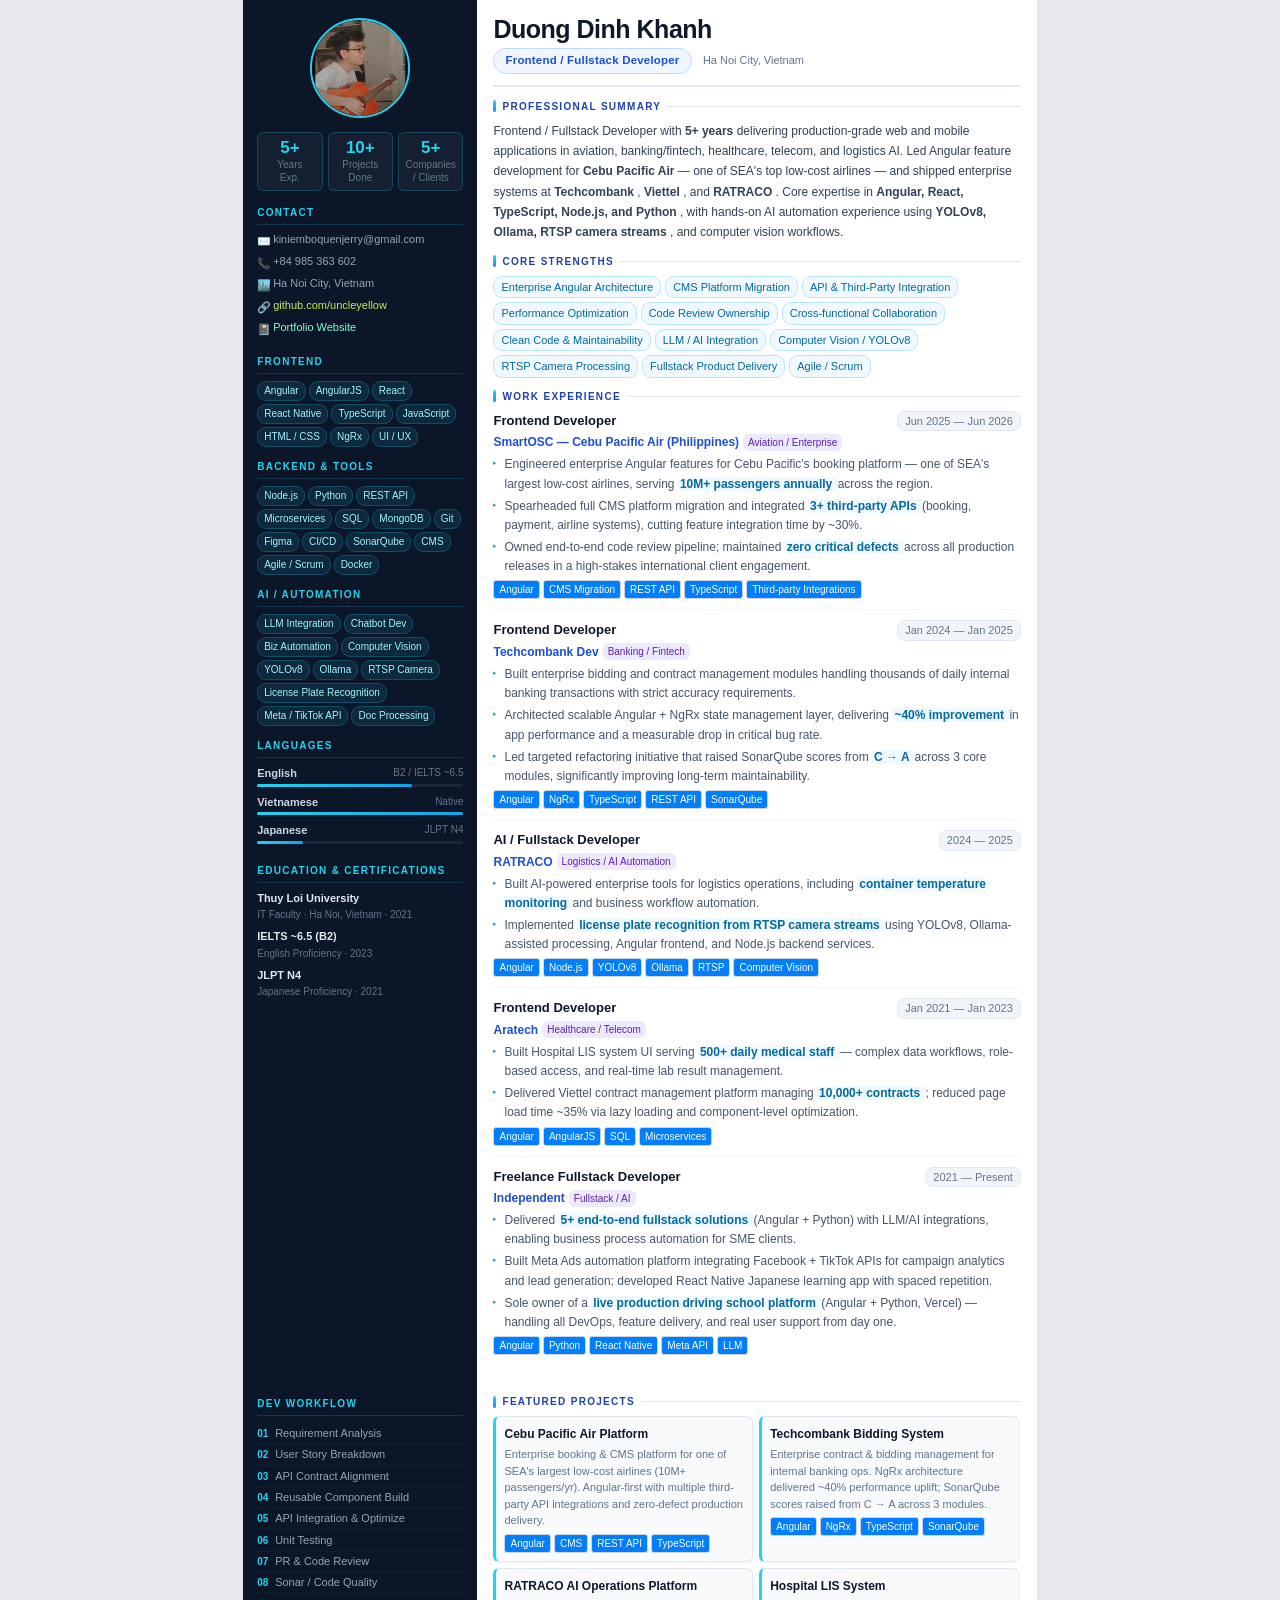
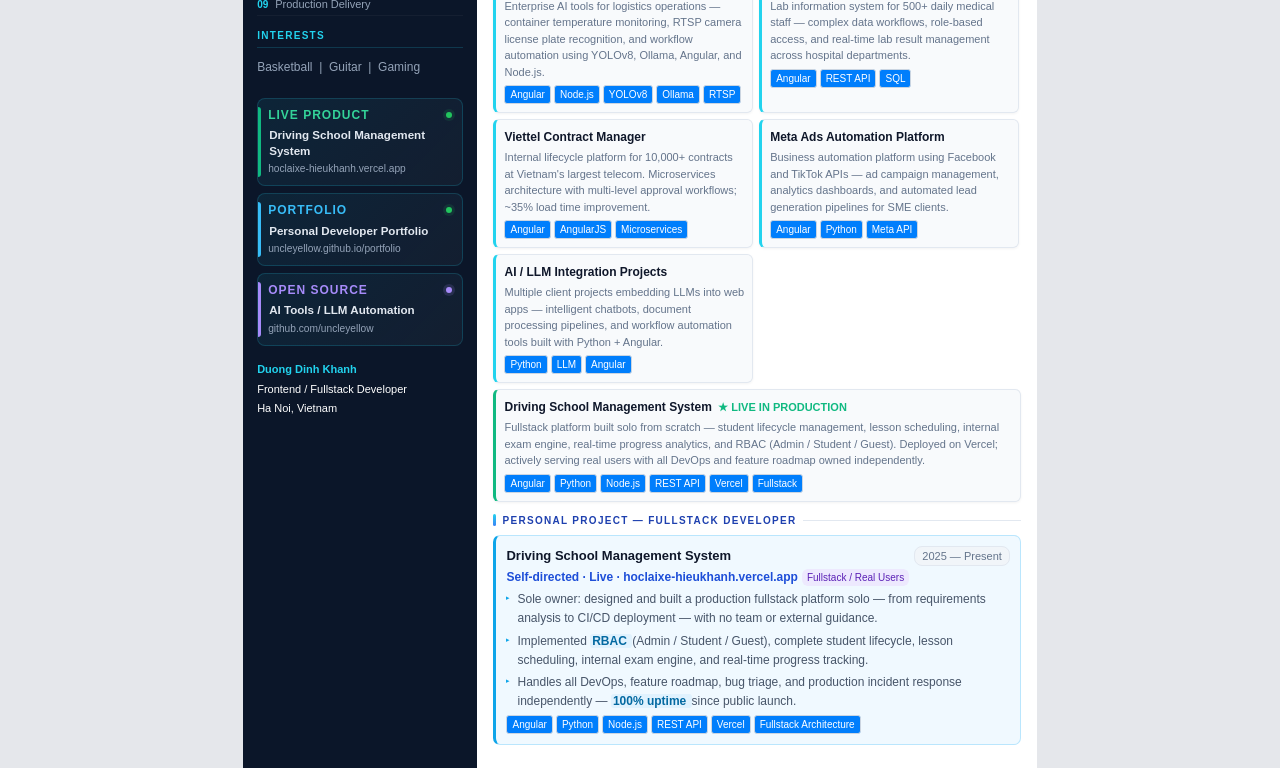
<file: Khanh_CV.html>
<!DOCTYPE html>
<html lang="en">
  
  <head>
    <meta charset="UTF-8">
    <title>
      Duong Dinh Khanh — CV
    </title>
    <link rel="stylesheet" href="./assets/css/cv.css">
    <link rel="icon" href="./assets/img/favicon.png">
  </head>
  
  <body>
    <!-- ════════════════════════════════════════ PAGE 1 ════════════════════════════════════════
    -->
    <div class="page">
      <!-- ───── SIDEBAR ───── -->
      <div class="sidebar">
        <!-- Avatar -->
        <div class="avatar-wrap">
          <div class="avatar">
            <!-- HOW TO REPLACE AVATAR: 1. Delete the <div class="avatar-placeholder">...</div> below
            2. Add: <img src="your-photo.jpg">
            -->
            <!-- <div class="avatar-placeholder">
              [Replace
              <br>
              with
              <br>
              Avatar]
            </div> -->
            <img src="./assets/img/avatar.jpg" alt="avatar">
          </div>
        </div>
        <!-- Stats -->
        <div class="stats-row">
          <div class="stat-box">
            <div class="stat-num">
              5+
            </div>
            <div class="stat-lbl">
              Years
              <br>
              Exp.
            </div>
          </div>
          <div class="stat-box">
            <div class="stat-num">
              10+
            </div>
            <div class="stat-lbl">
              Projects
              <br>
              Done
            </div>
          </div>
          <div class="stat-box">
            <div class="stat-num">
              5+
            </div>
            <div class="stat-lbl">
              Companies
              <br>
              / Clients
            </div>
          </div>
        </div>
        <!-- Contact -->
        <div class="ss">
          <div class="ss-title">
            Contact
          </div>
          <div class="c-row">
            <div class="c-icon">
              ✉️
            </div>
            <div class="c-val">
              kiniemboquenjerry@gmail.com
            </div>
          </div>
          <div class="c-row">
            <div class="c-icon">
              📞
            </div>
            <div class="c-val">
              +84 985 363 602
            </div>
          </div>
          <div class="c-row">
            <div class="c-icon">
              🏙️
            </div>
            <div class="c-val">
              Ha Noi City, Vietnam
            </div>
          </div>
          <div class="c-row">
            <div class="c-icon">
              🔗
            </div>
            <div class="c-val">
              <a href="https://github.com/uncleyellow" target="_blank" rel="noopener noreferrer"
              style="text-decoration:none;color:rgb(201,236,72);">
                github.com/uncleyellow
              </a>
            </div>
          </div>
          <div class="c-row">
            <div class="c-icon">
              📓
            </div>
            <div class="c-val">
              <a href="https://uncleyellow.github.io/portfolio/" target="_blank" rel="noopener noreferrer"
              style="text-decoration:none;color:aquamarine;">
                Portfolio Website
              </a>
            </div>
          </div>
        </div>
        <!-- Frontend Skills -->
        <div class="ss">
          <div class="ss-title">
            Frontend
          </div>
          <div class="pills">
            <span class="pill">
              Angular
            </span>
            <span class="pill">
              AngularJS
            </span>
            <span class="pill">
              React
            </span>
            <span class="pill">
              React Native
            </span>
            <span class="pill">
              TypeScript
            </span>
            <span class="pill">
              JavaScript
            </span>
            <span class="pill">
              HTML / CSS
            </span>
            <span class="pill">
              NgRx
            </span>
            <span class="pill">
              UI / UX
            </span>
          </div>
        </div>
        <!-- Backend -->
        <div class="ss">
          <div class="ss-title">
            Backend &amp; Tools
          </div>
          <div class="pills">
            <span class="pill">
              Node.js
            </span>
            <span class="pill">
              Python
            </span>
            <span class="pill">
              REST API
            </span>
            <span class="pill">
              Microservices
            </span>
            <span class="pill">
              SQL
            </span>
            <span class="pill">
              MongoDB
            </span>
            <span class="pill">
              Git
            </span>
            <span class="pill">
              Figma
            </span>
            <span class="pill">
              CI/CD
            </span>
            <span class="pill">
              SonarQube
            </span>
            <span class="pill">
              CMS
            </span>
            <span class="pill">
              Agile / Scrum
            </span>
            <span class="pill">
              Docker
            </span>
          </div>
        </div>
        <!-- AI -->
        <div class="ss">
          <div class="ss-title">
            AI / Automation
          </div>
          <div class="pills">
            <span class="pill">
              LLM Integration
            </span>
            <span class="pill">
              Chatbot Dev
            </span>
            <span class="pill">
              Biz Automation
            </span>
            <span class="pill">
              Computer Vision
            </span>
            <span class="pill">
              YOLOv8
            </span>
            <span class="pill">
              Ollama
            </span>
            <span class="pill">
              RTSP Camera
            </span>
            <span class="pill">
              License Plate Recognition
            </span>
            <span class="pill">
              Meta / TikTok API
            </span>
            <span class="pill">
              Doc Processing
            </span>
          </div>
        </div>
        <!-- Languages -->
        <div class="ss">
          <div class="ss-title">
            Languages
          </div>
          <div class="lang-item">
            <div class="lang-row">
              <span class="lang-name">
                English
              </span>
              <span class="lang-lvl">
                B2 / IELTS ~6.5
              </span>
            </div>
            <div class="lang-bar">
              <div class="lang-fill" style="width:75%">
              </div>
            </div>
          </div>
          <div class="lang-item">
            <div class="lang-row">
              <span class="lang-name">
                Vietnamese
              </span>
              <span class="lang-lvl">
                Native
              </span>
            </div>
            <div class="lang-bar">
              <div class="lang-fill" style="width:100%">
              </div>
            </div>
          </div>
          <div class="lang-item">
            <div class="lang-row">
              <span class="lang-name">
                Japanese
              </span>
              <span class="lang-lvl">
                JLPT N4
              </span>
            </div>
            <div class="lang-bar">
              <div class="lang-fill" style="width:22%">
              </div>
            </div>
          </div>
        </div>
        <!-- Certifications -->
        <div class="ss">
          <div class="ss-title">
            Education &amp; Certifications
          </div>
          <div class="cert-item">
            <div class="cert-name">
              Thuy Loi University
            </div>
            <div class="cert-meta">
              IT Faculty · Ha Noi, Vietnam · 2021
            </div>
          </div>
          <div class="cert-item">
            <div class="cert-name">
              IELTS ~6.5 (B2)
            </div>
            <div class="cert-meta">
              English Proficiency · 2023
            </div>
          </div>
          <div class="cert-item">
            <div class="cert-name">
              JLPT N4
            </div>
            <div class="cert-meta">
              Japanese Proficiency · 2021
            </div>
          </div>
        </div>
      </div>
      <!-- /sidebar -->
      <!-- ───── MAIN ───── -->
      <div class="main">
        <!-- Header -->
        <div class="cv-header">
          <div class="cv-name">
            Duong Dinh Khanh
          </div>
          <div>
            <span class="cv-badge">
              Frontend / Fullstack Developer
            </span>
            <span class="cv-loc">
              Ha Noi City, Vietnam
            </span>
          </div>
        </div>
        <!-- Summary -->
        <div class="sec">
          <div class="sec-title">
            <span class="sec-bar">
            </span>
            Professional Summary
            <span class="sec-line">
            </span>
          </div>
          <p class="summary">
            Frontend / Fullstack Developer with
            <strong>
              5+ years
            </strong>
            delivering production-grade web and mobile applications in aviation, banking/fintech,
            healthcare, telecom, and logistics AI. Led Angular feature development
            for
            <strong>
              Cebu Pacific Air
            </strong>
            — one of SEA's top low-cost airlines — and shipped enterprise systems
            at
            <strong>
              Techcombank
            </strong>
            ,
            <strong>
              Viettel
            </strong>
            , and
            <strong>
              RATRACO
            </strong>
            . Core expertise in
            <strong>
              Angular, React, TypeScript, Node.js, and Python
            </strong>
            , with hands-on AI automation experience using
            <strong>
              YOLOv8, Ollama, RTSP camera streams
            </strong>
            , and computer vision workflows.
          </p>
        </div>
        <!-- Core Strengths -->
        <div class="sec">
          <div class="sec-title">
            <span class="sec-bar">
            </span>
            Core Strengths
            <span class="sec-line">
            </span>
          </div>
          <div class="strength-wrap">
            <span class="sp">
              Enterprise Angular Architecture
            </span>
            <span class="sp">
              CMS Platform Migration
            </span>
            <span class="sp">
              API &amp; Third-Party Integration
            </span>
            <span class="sp">
              Performance Optimization
            </span>
            <span class="sp">
              Code Review Ownership
            </span>
            <span class="sp">
              Cross-functional Collaboration
            </span>
            <span class="sp">
              Clean Code &amp; Maintainability
            </span>
            <span class="sp">
              LLM / AI Integration
            </span>
            <span class="sp">
              Computer Vision / YOLOv8
            </span>
            <span class="sp">
              RTSP Camera Processing
            </span>
            <span class="sp">
              Fullstack Product Delivery
            </span>
            <span class="sp">
              Agile / Scrum
            </span>
          </div>
        </div>
        <!-- Work Experience -->
        <div class="sec">
          <div class="sec-title">
            <span class="sec-bar">
            </span>
            Work Experience
            <span class="sec-line">
            </span>
          </div>
          <!-- SmartOSC -->
          <div class="exp">
            <div class="exp-top">
              <div class="exp-role">
                Frontend Developer
              </div>
              <div class="exp-period">
                Jun 2025 — Jun 2026
              </div>
            </div>
            <div class="exp-co-line">
              <span class="exp-co">
                SmartOSC — Cebu Pacific Air (Philippines)
              </span>
              <span class="exp-domain">
                Aviation / Enterprise
              </span>
            </div>
            <ul class="exp-ul">
              <li>
                Engineered enterprise Angular features for Cebu Pacific's booking platform
                — one of SEA's largest low-cost airlines, serving
                <strong>
                  10M+ passengers annually
                </strong>
                across the region.
              </li>
              <li>
                Spearheaded full CMS platform migration and integrated
                <strong>
                  3+ third-party APIs
                </strong>
                (booking, payment, airline systems), cutting feature integration time
                by ~30%.
              </li>
              <li>
                Owned end-to-end code review pipeline; maintained
                <strong>
                  zero critical defects
                </strong>
                across all production releases in a high-stakes international client engagement.
              </li>
            </ul>
            <div class="tags">
              <span class="tag">
                Angular
              </span>
              <span class="tag">
                CMS Migration
              </span>
              <span class="tag">
                REST API
              </span>
              <span class="tag">
                TypeScript
              </span>
              <span class="tag">
                Third-party Integrations
              </span>
            </div>
          </div>
          <!-- Techcombank -->
          <div class="exp">
            <div class="exp-top">
              <div class="exp-role">
                Frontend Developer
              </div>
              <div class="exp-period">
                Jan 2024 — Jan 2025
              </div>
            </div>
            <div class="exp-co-line">
              <span class="exp-co">
                Techcombank Dev
              </span>
              <span class="exp-domain">
                Banking / Fintech
              </span>
            </div>
            <ul class="exp-ul">
              <li>
                Built enterprise bidding and contract management modules handling thousands
                of daily internal banking transactions with strict accuracy requirements.
              </li>
              <li>
                Architected scalable Angular + NgRx state management layer, delivering
                <strong>
                  ~40% improvement
                </strong>
                in app performance and a measurable drop in critical bug rate.
              </li>
              <li>
                Led targeted refactoring initiative that raised SonarQube scores from
                <strong>
                  C → A
                </strong>
                across 3 core modules, significantly improving long-term maintainability.
              </li>
            </ul>
            <div class="tags">
              <span class="tag">
                Angular
              </span>
              <span class="tag">
                NgRx
              </span>
              <span class="tag">
                TypeScript
              </span>
              <span class="tag">
                REST API
              </span>
              <span class="tag">
                SonarQube
              </span>
            </div>
          </div>
          <!-- RATRACO -->
          <div class="exp">
            <div class="exp-top">
              <div class="exp-role">
                AI / Fullstack Developer
              </div>
              <div class="exp-period">
                2024 — 2025
              </div>
            </div>
            <div class="exp-co-line">
              <span class="exp-co">
                RATRACO
              </span>
              <span class="exp-domain">
                Logistics / AI Automation
              </span>
            </div>
            <ul class="exp-ul">
              <li>
                Built AI-powered enterprise tools for logistics operations, including
                <strong>
                  container temperature monitoring
                </strong>
                and business workflow automation.
              </li>
              <li>
                Implemented
                <strong>
                  license plate recognition from RTSP camera streams
                </strong>
                using YOLOv8, Ollama-assisted processing, Angular frontend, and Node.js
                backend services.
              </li>
            </ul>
            <div class="tags">
              <span class="tag">
                Angular
              </span>
              <span class="tag">
                Node.js
              </span>
              <span class="tag">
                YOLOv8
              </span>
              <span class="tag">
                Ollama
              </span>
              <span class="tag">
                RTSP
              </span>
              <span class="tag">
                Computer Vision
              </span>
            </div>
          </div>
          <!-- Aratech -->
          <div class="exp">
            <div class="exp-top">
              <div class="exp-role">
                Frontend Developer
              </div>
              <div class="exp-period">
                Jan 2021 — Jan 2023
              </div>
            </div>
            <div class="exp-co-line">
              <span class="exp-co">
                Aratech
              </span>
              <span class="exp-domain">
                Healthcare / Telecom
              </span>
            </div>
            <ul class="exp-ul">
              <li>
                Built Hospital LIS system UI serving
                <strong>
                  500+ daily medical staff
                </strong>
                — complex data workflows, role-based access, and real-time lab result
                management.
              </li>
              <li>
                Delivered Viettel contract management platform managing
                <strong>
                  10,000+ contracts
                </strong>
                ; reduced page load time ~35% via lazy loading and component-level optimization.
              </li>
            </ul>
            <div class="tags">
              <span class="tag">
                Angular
              </span>
              <span class="tag">
                AngularJS
              </span>
              <span class="tag">
                SQL
              </span>
              <span class="tag">
                Microservices
              </span>
            </div>
          </div>
          <!-- Freelance -->
          <div class="exp">
            <div class="exp-top">
              <div class="exp-role">
                Freelance Fullstack Developer
              </div>
              <div class="exp-period">
                2021 — Present
              </div>
            </div>
            <div class="exp-co-line">
              <span class="exp-co">
                Independent
              </span>
              <span class="exp-domain">
                Fullstack / AI
              </span>
            </div>
            <ul class="exp-ul">
              <li>
                Delivered
                <strong>
                  5+ end-to-end fullstack solutions
                </strong>
                (Angular + Python) with LLM/AI integrations, enabling business process
                automation for SME clients.
              </li>
              <li>
                Built Meta Ads automation platform integrating Facebook + TikTok APIs
                for campaign analytics and lead generation; developed React Native Japanese
                learning app with spaced repetition.
              </li>
              <li>
                Sole owner of a
                <strong>
                  live production driving school platform
                </strong>
                (Angular + Python, Vercel) — handling all DevOps, feature delivery, and
                real user support from day one.
              </li>
            </ul>
            <div class="tags">
              <span class="tag">
                Angular
              </span>
              <span class="tag">
                Python
              </span>
              <span class="tag">
                React Native
              </span>
              <span class="tag">
                Meta API
              </span>
              <span class="tag">
                LLM
              </span>
            </div>
          </div>
        </div>
        <!-- /experience section -->
      </div>
      <!-- /main -->
    </div>
    <!-- /page 1 -->
    <!-- ════════════════════════════════════════ PAGE 2 ════════════════════════════════════════
    -->
    <div class="page">
      <!-- ───── SIDEBAR PAGE 2 ───── -->
      <div class="sidebar sidebar-2">
        <div class="ss">
          <div class="ss-title">
            Dev Workflow
          </div>
          <div class="wf-row">
            <span class="wf-num">
              01
            </span>
            <span class="wf-text">
              Requirement Analysis
            </span>
          </div>
          <div class="wf-row">
            <span class="wf-num">
              02
            </span>
            <span class="wf-text">
              User Story Breakdown
            </span>
          </div>
          <div class="wf-row">
            <span class="wf-num">
              03
            </span>
            <span class="wf-text">
              API Contract Alignment
            </span>
          </div>
          <div class="wf-row">
            <span class="wf-num">
              04
            </span>
            <span class="wf-text">
              Reusable Component Build
            </span>
          </div>
          <div class="wf-row">
            <span class="wf-num">
              05
            </span>
            <span class="wf-text">
              API Integration &amp; Optimize
            </span>
          </div>
          <div class="wf-row">
            <span class="wf-num">
              06
            </span>
            <span class="wf-text">
              Unit Testing
            </span>
          </div>
          <div class="wf-row">
            <span class="wf-num">
              07
            </span>
            <span class="wf-text">
              PR &amp; Code Review
            </span>
          </div>
          <div class="wf-row">
            <span class="wf-num">
              08
            </span>
            <span class="wf-text">
              Sonar / Code Quality
            </span>
          </div>
          <div class="wf-row">
            <span class="wf-num">
              09
            </span>
            <span class="wf-text">
              Production Delivery
            </span>
          </div>
        </div>
        <div class="ss">
          <div class="ss-title">
            Interests
          </div>
          <div style="font-size:12px;color:#94A3B8;line-height:2;">
            Basketball &nbsp;|&nbsp; Guitar &nbsp;|&nbsp; Gaming
          </div>
        </div>
        <!-- Live project highlights -->
        <div class="live-box live-prod">
          <div class="live-top">
            <span class="live-label">
              Live Product
            </span>
            <span class="live-dot">
            </span>
          </div>
          <div class="live-pname">
            Driving School Management System
          </div>
          <a class="live-url" href="https://hoclaixe-hieukhanh.vercel.app/" target="_blank"
          rel="noopener noreferrer">
            hoclaixe-hieukhanh.vercel.app
          </a>
        </div>
        <div class="live-box live-portfolio">
          <div class="live-top">
            <span class="live-label">
              Portfolio
            </span>
            <span class="live-dot">
            </span>
          </div>
          <div class="live-pname">
            Personal Developer Portfolio
          </div>
          <a class="live-url" href="https://uncleyellow.github.io/portfolio/" target="_blank"
          rel="noopener noreferrer">
            uncleyellow.github.io/portfolio
          </a>
        </div>
        <div class="live-box live-oss">
          <div class="live-top">
            <span class="live-label">
              Open Source
            </span>
            <span class="live-dot">
            </span>
          </div>
          <div class="live-pname">
            AI Tools / LLM Automation
          </div>
          <a class="live-url" href="https://github.com/uncleyellow" target="_blank"
          rel="noopener noreferrer">
            github.com/uncleyellow
          </a>
        </div>
        <!-- Sidebar bottom -->
        <div class="sb-footer">
          <span>
            Duong Dinh Khanh
          </span>
          <br>
          Frontend / Fullstack Developer
          <br>
          Ha Noi, Vietnam
        </div>
      </div>
      <!-- /sidebar p2 -->
      <!-- ───── MAIN PAGE 2 ───── -->
      <div class="main main-page-2">
        <!-- Featured Projects -->
        <div class="sec">
          <div class="sec-title">
            <span class="sec-bar">
            </span>
            Featured Projects
            <span class="sec-line">
            </span>
          </div>
          <div class="proj-grid">
            <div class="proj-card">
              <div class="proj-name">
                Cebu Pacific Air Platform
              </div>
              <div class="proj-desc">
                Enterprise booking &amp; CMS platform for one of SEA's largest low-cost
                airlines (10M+ passengers/yr). Angular-first with multiple third-party
                API integrations and zero-defect production delivery.
              </div>
              <div class="tags">
                <span class="tag">
                  Angular
                </span>
                <span class="tag">
                  CMS
                </span>
                <span class="tag">
                  REST API
                </span>
                <span class="tag">
                  TypeScript
                </span>
              </div>
            </div>
            <div class="proj-card">
              <div class="proj-name">
                Techcombank Bidding System
              </div>
              <div class="proj-desc">
                Enterprise contract &amp; bidding management for internal banking ops.
                NgRx architecture delivered ~40% performance uplift; SonarQube scores raised
                from C → A across 3 modules.
              </div>
              <div class="tags">
                <span class="tag">
                  Angular
                </span>
                <span class="tag">
                  NgRx
                </span>
                <span class="tag">
                  TypeScript
                </span>
                <span class="tag">
                  SonarQube
                </span>
              </div>
            </div>
            <div class="proj-card">
              <div class="proj-name">
                RATRACO AI Operations Platform
              </div>
              <div class="proj-desc">
                Enterprise AI tools for logistics operations — container temperature monitoring,
                RTSP camera license plate recognition, and workflow automation using YOLOv8,
                Ollama, Angular, and Node.js.
              </div>
              <div class="tags">
                <span class="tag">
                  Angular
                </span>
                <span class="tag">
                  Node.js
                </span>
                <span class="tag">
                  YOLOv8
                </span>
                <span class="tag">
                  Ollama
                </span>
                <span class="tag">
                  RTSP
                </span>
              </div>
            </div>
            <div class="proj-card">
              <div class="proj-name">
                Hospital LIS System
              </div>
              <div class="proj-desc">
                Lab information system for 500+ daily medical staff — complex data workflows,
                role-based access, and real-time lab result management across hospital
                departments.
              </div>
              <div class="tags">
                <span class="tag">
                  Angular
                </span>
                <span class="tag">
                  REST API
                </span>
                <span class="tag">
                  SQL
                </span>
              </div>
            </div>
            <div class="proj-card">
              <div class="proj-name">
                Viettel Contract Manager
              </div>
              <div class="proj-desc">
                Internal lifecycle platform for 10,000+ contracts at Vietnam's largest
                telecom. Microservices architecture with multi-level approval workflows;
                ~35% load time improvement.
              </div>
              <div class="tags">
                <span class="tag">
                  Angular
                </span>
                <span class="tag">
                  AngularJS
                </span>
                <span class="tag">
                  Microservices
                </span>
              </div>
            </div>
            <div class="proj-card">
              <div class="proj-name">
                Meta Ads Automation Platform
              </div>
              <div class="proj-desc">
                Business automation platform using Facebook and TikTok APIs — ad campaign
                management, analytics dashboards, and automated lead generation pipelines
                for SME clients.
              </div>
              <div class="tags">
                <span class="tag">
                  Angular
                </span>
                <span class="tag">
                  Python
                </span>
                <span class="tag">
                  Meta API
                </span>
              </div>
            </div>
            <div class="proj-card">
              <div class="proj-name">
                AI / LLM Integration Projects
              </div>
              <div class="proj-desc">
                Multiple client projects embedding LLMs into web apps — intelligent chatbots,
                document processing pipelines, and workflow automation tools built with
                Python + Angular.
              </div>
              <div class="tags">
                <span class="tag">
                  Python
                </span>
                <span class="tag">
                  LLM
                </span>
                <span class="tag">
                  Angular
                </span>
              </div>
            </div>
            <!-- Full-width featured card -->
            <div class="proj-card green" style="width:100%;">
              <div class="proj-name">
                Driving School Management System
                <span class="live-badge">
                  &nbsp;★ LIVE IN PRODUCTION
                </span>
              </div>
              <div class="proj-desc">
                Fullstack platform built solo from scratch — student lifecycle management,
                lesson scheduling, internal exam engine, real-time progress analytics,
                and RBAC (Admin / Student / Guest). Deployed on Vercel; actively serving
                real users with all DevOps and feature roadmap owned independently.
              </div>
              <div class="tags">
                <span class="tag">
                  Angular
                </span>
                <span class="tag">
                  Python
                </span>
                <span class="tag">
                  Node.js
                </span>
                <span class="tag">
                  REST API
                </span>
                <span class="tag">
                  Vercel
                </span>
                <span class="tag">
                  Fullstack
                </span>
              </div>
            </div>
          </div>
        </div>
        <!-- Personal Project Spotlight -->
        <div class="sec">
          <div class="sec-title">
            <span class="sec-bar">
            </span>
            Personal Project — Fullstack Developer
            <span class="sec-line">
            </span>
          </div>
          <div class="spotlight">
            <div class="exp-top" style="margin-bottom:2px;">
              <div class="exp-role">
                Driving School Management System
              </div>
              <div class="exp-period">
                2025 — Present
              </div>
            </div>
            <div class="exp-co-line">
              <span class="exp-co">
                Self-directed · Live · hoclaixe-hieukhanh.vercel.app
              </span>
              <span class="exp-domain">
                Fullstack / Real Users
              </span>
            </div>
            <ul class="exp-ul">
              <li>
                Sole owner: designed and built a production fullstack platform solo —
                from requirements analysis to CI/CD deployment — with no team or external
                guidance.
              </li>
              <li>
                Implemented
                <strong>
                  RBAC
                </strong>
                (Admin / Student / Guest), complete student lifecycle, lesson scheduling,
                internal exam engine, and real-time progress tracking.
              </li>
              <li>
                Handles all DevOps, feature roadmap, bug triage, and production incident
                response independently —
                <strong>
                  100% uptime
                </strong>
                since public launch.
              </li>
            </ul>
            <div class="tags">
              <span class="tag">
                Angular
              </span>
              <span class="tag">
                Python
              </span>
              <span class="tag">
                Node.js
              </span>
              <span class="tag">
                REST API
              </span>
              <span class="tag">
                Vercel
              </span>
              <span class="tag">
                Fullstack Architecture
              </span>
            </div>
          </div>
        </div>
      </div>
      <!-- /main p2 -->
    </div>
    <!-- /page 2 -->
  </body>

</html>
</file>
<file: assets/css/main.css>
*,*::before,*::after {
  box-sizing:border-box;
  margin:0;
  padding:0;
}
:root {
  --bg:#060B18;
  --bg2:#0D1626;
  --card:#111827;
  --card2:#1a2438;
  --border:#1E2D45;
  --accent:#0EA5E9;
  --accent2:#38BDF8;
  --accent-dim:rgba(14,165,233,0.12);
  --accent-glow:rgba(14,165,233,0.3);
  --text:#F8FAFC;
  --muted:#94A3B8;
  --dim:#475569;
  --radius:14px;
  --font-display: "Be Vietnam Pro", "Inter", Arial, sans-serif;
  --font-body: "Inter", Arial, sans-serif;
}
html {
  scroll-behavior:smooth;
}
body {
  background:var(--bg);
  color:var(--text);
  font-family:var(--font-body);
  font-size:15px;
  line-height:1.7;
  overflow-x:hidden;
}
::-webkit-scrollbar {
  width:5px;
}
::-webkit-scrollbar-track {
  background:var(--bg);
}
::-webkit-scrollbar-thumb {
  background:var(--accent);
  border-radius:10px;
}
/* ── Cursor Orb ── */
    #orb {
  position:fixed;
  pointer-events:none;
  z-index:0;
  width:500px;
  height:500px;
  border-radius:50%;
  background:radial-gradient(circle,rgba(14,165,233,0.10) 0%,transparent 70%);
  transform:translate(-50%,-50%);
  transition:left 0.8s cubic-bezier(.25,.46,.45,.94),top 0.8s cubic-bezier(.25,.46,.45,.94);
}
/* ── Lang Toggle ── */
    .lang-toggle {
  display:flex;
  align-items:center;
  gap:4px;
  background:var(--card2);
  border:1px solid var(--border);
  border-radius:8px;
  padding:4px;
  cursor:pointer;
}
.lang-btn {
  padding:4px 10px;
  border-radius:5px;
  font-size:12px;
  font-weight:700;
  letter-spacing:0.05em;
  color:var(--muted);
  cursor:pointer;
  border:none;
  background:transparent;
  transition:background 0.2s,color 0.2s;
}
.lang-btn.active {
  background:var(--accent);
  color:#000;
}
.lang-btn:hover:not(.active) {
  color:var(--text);
}
/* ── Nav ── */
    nav {
  position:fixed;
  top:0;
  left:0;
  right:0;
  z-index:100;
  display:flex;
  align-items:center;
  justify-content:space-between;
  padding:0 clamp(20px,5vw,80px);
  height:64px;
  background:rgba(6,11,24,0.85);
  backdrop-filter:blur(16px);
  border-bottom:1px solid var(--border);
  transition:box-shadow 0.3s;
}
nav.scrolled {
  box-shadow:0 8px 32px rgba(0,0,0,0.4);
}
.nav-logo {
  font-family:var(--font-display);
  font-weight:800;
  font-size:20px;
  color:var(--accent);
  letter-spacing:-0.5px;
  text-decoration:none;
}
.nav-logo span {
  color:var(--text);
}
.nav-right {
  display:flex;
  align-items:center;
  gap:20px;
}
.nav-links {
  display:flex;
  gap:28px;
  list-style:none;
}
.nav-links a {
  color:var(--muted);
  text-decoration:none;
  font-size:13px;
  font-weight:500;
  letter-spacing:0.05em;
  text-transform:uppercase;
  transition:color 0.2s;
  position:relative;
}
.nav-links a::after {
  content:'';
  position:absolute;
  bottom:-4px;
  left:0;
  right:0;
  height:1px;
  background:var(--accent);
  transform:scaleX(0);
  transition:transform 0.25s;
}
.nav-links a:hover {
  color:var(--text);
}
.nav-links a:hover::after {
  transform:scaleX(1);
}
.nav-cta {
  background:var(--accent);
  color:#000 !important;
  padding:8px 20px;
  border-radius:6px;
  font-weight:600 !important;
  font-size:13px !important;
  transition:background 0.2s,transform 0.2s !important;
}
.nav-cta:hover {
  background:var(--accent2) !important;
  transform:translateY(-1px);
}
.nav-cta::after {
  display:none !important;
}
.hamburger {
  display:none;
  flex-direction:column;
  gap:5px;
  cursor:pointer;
  padding:4px;
}
.hamburger span {
  width:22px;
  height:2px;
  background:var(--text);
  border-radius:2px;
  transition:0.3s;
}
.mobile-menu {
  display:none;
  position:fixed;
  top:64px;
  left:0;
  right:0;
  z-index:99;
  background:rgba(6,11,24,0.97);
  backdrop-filter:blur(20px);
  border-bottom:1px solid var(--border);
  padding:20px clamp(20px,5vw,80px);
  flex-direction:column;
  gap:20px;
  transform:translateY(-20px);
  opacity:0;
  transition:transform 0.3s,opacity 0.3s;
}
.mobile-menu.open {
  display:flex;
  transform:translateY(0);
  opacity:1;
}
.mobile-menu a {
  color:var(--muted);
  text-decoration:none;
  font-size:15px;
  font-weight:500;
  padding:8px 0;
  border-bottom:1px solid var(--border);
  transition:color 0.2s;
}
.mobile-menu a:hover {
  color:var(--accent);
}
.mobile-lang {
  display:flex;
  gap:8px;
  padding:8px 0;
}
section {
  position:relative;
  z-index:1;
}
.container {
  max-width:1100px;
  margin:0 auto;
  padding:0 clamp(20px,5vw,80px);
}
/* ── Hero ── */
    #hero {
  min-height:100svh;
  display:flex;
  align-items:center;
  padding:100px 0 60px;
}
.hero-inner {
  display:grid;
  grid-template-columns:1fr auto;
  gap:60px;
  align-items:center;
  width:100%;
}
.hero-eyebrow {
  display:inline-flex;
  align-items:center;
  gap:8px;
  background:var(--accent-dim);
  border:1px solid rgba(14,165,233,0.25);
  padding:6px 14px;
  border-radius:100px;
  font-size:12px;
  color:var(--accent2);
  font-weight:600;
  letter-spacing:0.08em;
  text-transform:uppercase;
  margin-bottom:24px;
}
.hero-eyebrow .dot {
  width:6px;
  height:6px;
  background:var(--accent);
  border-radius:50%;
  animation:pulse 2s infinite;
}
@keyframes pulse {
  0%,100% {
  opacity:1;
  transform:scale(1)
}
50% {
  opacity:.5;
  transform:scale(.8)
}
}.hero-name {
  font-family:var(--font-display);
  font-size:clamp(38px,6vw,72px);
  font-weight:800;
  line-height:1.05;
  letter-spacing:-2px;
  margin-bottom:12px;
}
.hero-name .accent {
  color:var(--accent);
}
.hero-title {
  font-family:var(--font-display);
  font-size:clamp(18px,2.5vw,26px);
  font-weight:600;
  color:var(--muted);
  margin-bottom:20px;
  min-height:2em;
}
#typewriter {
  color:var(--accent2);
}
.cursor {
  display:inline-block;
  width:2px;
  height:1em;
  background:var(--accent);
  margin-left:2px;
  vertical-align:middle;
  animation:blink 1s step-end infinite;
}
@keyframes blink {
  0%,100% {
  opacity:1
}
50% {
  opacity:0
}
}.hero-desc {
  color:var(--muted);
  font-size:16px;
  max-width:520px;
  line-height:1.8;
  margin-bottom:36px;
}
.hero-actions {
  display:flex;
  gap:14px;
  flex-wrap:wrap;
}
.btn-primary {
  display:inline-flex;
  align-items:center;
  gap:8px;
  background:var(--accent);
  color:#000;
  padding:13px 28px;
  border-radius:8px;
  font-weight:700;
  font-size:14px;
  text-decoration:none;
  transition:background 0.2s,transform 0.2s,box-shadow 0.2s;
}
.btn-primary:hover {
  background:var(--accent2);
  transform:translateY(-2px);
  box-shadow:0 12px 32px var(--accent-glow);
}
.btn-secondary {
  display:inline-flex;
  align-items:center;
  gap:8px;
  background:transparent;
  color:var(--text);
  padding:13px 28px;
  border-radius:8px;
  font-weight:600;
  font-size:14px;
  text-decoration:none;
  border:1px solid var(--border);
  transition:border-color 0.2s,background 0.2s,transform 0.2s;
}
.btn-secondary:hover {
  border-color:var(--accent);
  background:var(--accent-dim);
  transform:translateY(-2px);
}
.hero-stats {
  display:flex;
  gap:32px;
  margin-top:48px;
  padding-top:32px;
  border-top:1px solid var(--border);
}
.stat-item {
  text-align:center;
}
.stat-number {
  font-family:var(--font-display);
  font-size:32px;
  font-weight:800;
  color:var(--accent);
  line-height:1;
}
.stat-label {
  font-size:12px;
  color:var(--muted);
  margin-top:4px;
}
.hero-avatar-card {
  position:relative;
  width:260px;
  height:320px;
  flex-shrink:0;
}
.avatar-bg {
  width:100%;
  height:100%;
  background:linear-gradient(145deg,var(--card),var(--card2));
  border-radius:20px;
  border:1px solid var(--border);
  display:flex;
  flex-direction:column;
  align-items:center;
  justify-content:center;
  gap:14px;
  position:relative;
  overflow:hidden;
}
.avatar-bg::before {
  content:'';
  position:absolute;
  top:0;
  left:0;
  right:0;
  height:120px;
  background:linear-gradient(135deg,var(--accent-dim),transparent);
}
.avatar-initials {
  width:88px;
  height:88px;
  background:linear-gradient(135deg,var(--accent),#0369A1);
  border-radius:50%;
  display:flex;
  align-items:center;
  justify-content:center;
  font-family:var(--font-display);
  font-size:32px;
  font-weight:800;
  color:#000;
  position:relative;
  z-index:1;
  box-shadow:0 0 32px var(--accent-glow);
}
.avatar-name-label {
  font-family:var(--font-display);
  font-weight:700;
  font-size:15px;
  color:var(--text);
  text-align:center;
}
.avatar-role-label {
  font-size:12px;
  color:var(--muted);
  text-align:center;
}
.avatar-badges {
  display:flex;
  gap:6px;
  flex-wrap:wrap;
  justify-content:center;
  padding:0 16px;
}
.badge {
  background:var(--accent-dim);
  border:1px solid rgba(14,165,233,0.2);
  color:var(--accent2);
  font-size:10px;
  font-weight:600;
  padding:3px 8px;
  border-radius:100px;
}
.hero-avatar-card::before,.hero-avatar-card::after {
  content:'';
  position:absolute;
  border-radius:50%;
  border:1px dashed var(--border);
  animation:orbit 12s linear infinite;
}
.hero-avatar-card::before {
  width:340px;
  height:340px;
  top:50%;
  left:50%;
  transform:translate(-50%,-50%);
}
.hero-avatar-card::after {
  width:400px;
  height:400px;
  top:50%;
  left:50%;
  transform:translate(-50%,-50%);
  animation-duration:18s;
  animation-direction:reverse;
}
@keyframes orbit {
  from {
  transform:translate(-50%,-50%) rotate(0deg)
}
to {
  transform:translate(-50%,-50%) rotate(360deg)
}
}/* ── Section Headers ── */
    .section-header {
  margin-bottom:56px;
}
.section-tag {
  display:inline-block;
  font-size:11px;
  font-weight:700;
  letter-spacing:0.15em;
  text-transform:uppercase;
  color:var(--accent);
  margin-bottom:12px;
}
.section-title-main {
  font-family:var(--font-display);
  font-size:clamp(28px,4vw,42px);
  font-weight:800;
  letter-spacing:-1px;
  line-height:1.1;
}
.section-subtitle {
  color:var(--muted);
  font-size:15px;
  margin-top:10px;
  max-width:500px;
}
/* ── Skills ── */
    #skills {
  padding:100px 0;
}
.skills-grid {
  display:grid;
  grid-template-columns:repeat(auto-fit,minmax(300px,1fr));
  gap:20px;
}
.skill-card {
  background:var(--card);
  border:1px solid var(--border);
  border-radius:var(--radius);
  padding:24px;
  transition:border-color 0.3s,transform 0.3s;
}
.skill-card:hover {
  border-color:rgba(14,165,233,0.35);
  transform:translateY(-4px);
}
.skill-header {
  display:flex;
  justify-content:space-between;
  align-items:center;
  margin-bottom:14px;
}
.skill-name {
  font-family:var(--font-display);
  font-weight:700;
  font-size:15px;
  display:flex;
  align-items:center;
  gap:8px;
}
.skill-icon {
  width:30px;
  height:30px;
  background:var(--accent-dim);
  border-radius:8px;
  display:flex;
  align-items:center;
  justify-content:center;
  font-size:14px;
}
.skill-pct {
  font-size:13px;
  color:var(--accent);
  font-weight:600;
}
.skill-track {
  height:5px;
  background:var(--bg2);
  border-radius:100px;
  overflow:hidden;
}
.skill-fill {
  height:100%;
  border-radius:100px;
  background:linear-gradient(90deg,var(--accent),var(--accent2));
  width:0;
  transition:width 1.2s cubic-bezier(0.4,0,0.2,1);
  box-shadow:0 0 8px var(--accent-glow);
}
.skill-cats {
  display:grid;
  grid-template-columns:repeat(auto-fit,minmax(200px,1fr));
  gap:12px;
  margin-top:32px;
}
.skill-cat-card {
  background:var(--card);
  border:1px solid var(--border);
  border-radius:10px;
  padding:18px;
  display:flex;
  align-items:center;
  gap:14px;
  transition:border-color 0.3s,background 0.3s;
}
.skill-cat-card:hover {
  border-color:rgba(14,165,233,0.3);
  background:var(--card2);
}
.skill-cat-icon {
  font-size:22px;
}
.skill-cat-label {
  font-weight:600;
  font-size:13px;
}
.skill-cat-sub {
  font-size:11px;
  color:var(--muted);
  margin-top:2px;
}
/* ── Experience ── */
    #experience {
  padding:100px 0;
  background:var(--bg2);
}
.timeline {
  position:relative;
  padding-left:30px;
}
.timeline::before {
  content:'';
  position:absolute;
  left:0;
  top:0;
  bottom:0;
  width:1px;
  background:linear-gradient(to bottom,var(--accent),transparent);
}
.timeline-item {
  position:relative;
  margin-bottom:48px;
  opacity:0;
  transform:translateX(-20px);
  transition:opacity 0.6s,transform 0.6s;
}
.timeline-item.visible {
  opacity:1;
  transform:translateX(0);
}
.timeline-dot {
  position:absolute;
  left:-37px;
  top:6px;
  width:14px;
  height:14px;
  border-radius:50%;
  background:var(--bg2);
  border:2px solid var(--accent);
  transition:background 0.3s;
}
.timeline-item:hover .timeline-dot {
  background:var(--accent);
}
.exp-card {
  background:var(--card);
  border:1px solid var(--border);
  border-radius:var(--radius);
  padding:28px;
  transition:border-color 0.3s,transform 0.3s;
}
.exp-card:hover {
  border-color:rgba(14,165,233,0.3);
  transform:translateX(6px);
}
.exp-meta {
  display:flex;
  justify-content:space-between;
  align-items:flex-start;
  flex-wrap:wrap;
  gap:10px;
  margin-bottom:8px;
}
.exp-role {
  font-family:var(--font-display);
  font-size:18px;
  font-weight:700;
}
.exp-period {
  font-size:12px;
  color:var(--muted);
  background:var(--bg2);
  padding:4px 12px;
  border-radius:100px;
  border:1px solid var(--border);
  white-space:nowrap;
}
.exp-company {
  font-size:13px;
  color:var(--accent);
  font-weight:600;
  margin-bottom:16px;
}
.exp-list {
  list-style:none;
  display:flex;
  flex-direction:column;
  gap:8px;
}
.exp-list li {
  font-size:14px;
  color:var(--muted);
  display:flex;
  align-items:flex-start;
  gap:10px;
}
.exp-list li::before {
  content:'→';
  color:var(--accent);
  flex-shrink:0;
  margin-top:1px;
}
.tag-latest {
  display:inline-flex;
  align-items:center;
  gap:5px;
  background:rgba(16,185,129,0.15);
  border:1px solid rgba(16,185,129,0.3);
  color:#34D399;
  font-size:10px;
  font-weight:700;
  padding:3px 10px;
  border-radius:100px;
  letter-spacing:0.08em;
  text-transform:uppercase;
  margin-left:10px;
}
.tag-latest::before {
  content:'';
  width:5px;
  height:5px;
  border-radius:50%;
  background:#34D399;
  animation:pulse 2s infinite;
}
/* ── Projects ── */
/* ─────────────────────────────────────────
   PROJECTS — Premium Cards
───────────────────────────────────────── */
#projects {
  padding:110px 0;
  position:relative;
}
.projects-grid {
  display:grid;
  grid-template-columns:repeat(3,1fr);
  gap:22px;
}
/* Card base */
.project-card {
  position:relative;
  min-height:340px;
  padding:26px;
  border-radius:24px;
  display:flex;
  flex-direction:column;
  gap:15px;
  overflow:hidden;
  background:linear-gradient(var(--card),var(--card)) padding-box,linear-gradient(
      135deg,rgba(14,165,233,0.36),rgba(255,255,255,0.06),rgba(168,85,247,0.22)
    ) border-box;
  border:1px solid transparent;
  opacity:0;
  transform:translateY(22px);
  transition:opacity 0.55s ease,transform 0.55s ease,box-shadow 0.35s ease,border-color 0.35s ease;
}
.project-card.visible {
  opacity:1;
  transform:translateY(0);
}
/* Soft glow layer */
.project-card::before {
  content:"";
  position:absolute;
  inset:0;
  background:radial-gradient(circle at top right,rgba(14,165,233,0.18),transparent 35%),radial-gradient(circle at bottom left,rgba(168,85,247,0.12),transparent 38%);
  opacity:0;
  transition:opacity 0.35s ease;
  pointer-events:none;
}
.project-card:hover {
  transform:translateY(-7px);
  box-shadow:0 28px 80px rgba(0,0,0,0.34),0 0 0 1px rgba(14,165,233,0.14);
}
.project-card:hover::before {
  opacity:1;
}
/* Featured live product */
.project-card-featured {
  grid-column:span 1;
  background:linear-gradient(var(--card),var(--card)) padding-box,linear-gradient(
      135deg,rgba(34,197,94,0.55),rgba(14,165,233,0.34),rgba(255,255,255,0.08)
    ) border-box;
}
.live::after {
  content:"LIVE";
  position:absolute;
  top:22px;
  right:-36px;
  width:135px;
  text-align:center;
  padding:5px 0;
  background:rgba(34,197,94,0.16);
  color:#4ade80;
  border:1px solid rgba(34,197,94,0.25);
  font-size:10px;
  font-weight:800;
  letter-spacing:1.5px;
  transform:rotate(38deg);
}
/* Top row */
.project-head {
  position:relative;
  z-index:1;
  display:flex;
  align-items:center;
  justify-content:space-between;
  gap:12px;
}
.project-num {
  font-family:var(--font-display);
  font-size:34px;
  font-weight:800;
  line-height:1;
  color:rgba(148,163,184,0.18);
  transition:color 0.3s ease;
}
.project-card:hover .project-num {
  color:rgba(14,165,233,0.48);
}
/* Badge */
.project-badge {
  display:inline-flex;
  align-items:center;
  justify-content:center;
  padding:5px 11px;
  border-radius:999px;
  border:1px solid rgba(14,165,233,0.22);
  background:rgba(14,165,233,0.08);
  color:var(--accent2);
  font-size:11px;
  font-weight:700;
  line-height:1;
  white-space:nowrap;
}
.project-badge.live {
  gap:7px;
  border-color:rgba(34,197,94,0.32);
  background:rgba(34,197,94,0.1);
  color:#4ade80;
}
.project-badge.live::before {
  content:"";
  width:6px;
  height:6px;
  border-radius:50%;
  background:#22c55e;
  box-shadow:0 0 0 4px rgba(34,197,94,0.13);
}
/* Text */
.project-title {
  position:relative;
  z-index:1;
  font-family:var(--font-display);
  font-size:22px;
  font-weight:800;
  line-height:1.25;
  letter-spacing:-0.03em;
  color:var(--text);
}
.project-desc {
  position:relative;
  z-index:1;
  flex:1;
  font-size:14px;
  line-height:1.75;
  color:var(--muted);
}
/* Tech stack */
.project-stack {
  position:relative;
  z-index:1;
  display:flex;
  flex-wrap:wrap;
  gap:8px;
  margin-top:4px;
}
.project-tag {
  padding:5px 10px;
  border-radius:999px;
  background:rgba(14,165,233,0.08);
  border:1px solid rgba(14,165,233,0.16);
  color:var(--accent2);
  font-size:11px;
  font-weight:700;
  line-height:1;
}
/* Link / CTA */
.project-link {
  position:relative;
  z-index:1;
  margin-top:8px;
  padding-top:16px;
  border-top:1px solid rgba(148,163,184,0.13);
  display:flex;
  align-items:center;
  justify-content:space-between;
  color:var(--accent);
  text-decoration:none;
  font-size:13px;
  font-weight:800;
  letter-spacing:0.01em;
}
.project-arrow {
  width:34px;
  height:34px;
  border-radius:999px;
  display:inline-flex;
  align-items:center;
  justify-content:center;
  background:rgba(14,165,233,0.1);
  border:1px solid rgba(14,165,233,0.2);
  color:var(--accent);
  font-size:18px;
  line-height:1;
  transition:transform 0.25s ease,background 0.25s ease,border-color 0.25s ease;
}
.project-card:hover .project-arrow {
  transform:translateX(5px);
  background:rgba(14,165,233,0.18);
  border-color:rgba(14,165,233,0.36);
}
/* Private project */
.project-link-private {
  color:var(--muted);
  opacity:0.72;
  cursor:default;
}
.project-link-private .project-arrow {
  color:var(--muted);
  background:rgba(148,163,184,0.08);
  border-color:rgba(148,163,184,0.14);
}
.project-link-private:hover .project-arrow {
  transform:none;
}
/* Responsive */
@media (max-width:900px) {
  #projects {
  padding:80px 0;
}
.projects-grid {
  grid-template-columns:1fr;
}
.project-card,.project-card-featured {
  grid-column:span 1;
  min-height:auto;
}
.project-card {
  padding:22px;
  border-radius:20px;
}
.project-title {
  font-size:20px;
}
.project-desc {
  font-size:13.5px;
}
}/* ── More ── */
    #more {
  padding:100px 0;
  background:var(--bg2);
}
.more-grid {
  display:grid;
  grid-template-columns:1fr 1fr;
  gap:40px;
}
.cert-list {
  display:flex;
  flex-direction:column;
  gap:14px;
}
.cert-link {
  text-decoration:none;
  color:inherit;
}
.cert-item {
  position:relative;
  display:flex;
  align-items:center;
  gap:14px;
  background:var(--card);
  border:1px solid var(--border);
  border-radius:14px;
  padding:15px 18px;
  min-height:76px;
  transition:transform 0.25s ease,border-color 0.3s ease,box-shadow 0.3s ease,background 0.3s ease;
}
.cert-item:hover {
  transform:translateY(-2px);
  border-color:rgba(14,165,233,0.4);
  box-shadow:0 14px 36px rgba(0,0,0,0.22);
}
.cert-icon {
  width:40px;
  height:40px;
  min-width:40px;
  border-radius:50%;
  background:rgba(14,165,233,0.1);
  border:1px solid rgba(14,165,233,0.18);
  display:flex;
  align-items:center;
  justify-content:center;
  font-size:20px;
  line-height:1;
}
.cert-content {
  flex:1;
  min-width:0;
}
.cert-name {
  font-weight:700;
  font-size:14px;
  color:var(--text);
  line-height:1.35;
}
.cert-year {
  font-size:12px;
  color:var(--muted);
  margin-top:4px;
  line-height:1.45;
}
.cert-open {
  width:26px;
  height:26px;
  min-width:26px;
  border-radius:50%;
  background:rgba(14,165,233,0.08);
  border:1px solid rgba(14,165,233,0.16);
  color:var(--accent);
  display:flex;
  align-items:center;
  justify-content:center;
  font-size:13px;
  font-weight:800;
  transition:transform 0.25s ease,background 0.25s ease;
}
.cert-item:hover .cert-open {
  transform:translate(2px,-2px);
  background:rgba(14,165,233,0.16);
}
.cert-group-title {
  margin:4px 0 -2px;
  font-size:12px;
  font-weight:800;
  letter-spacing:1.2px;
  text-transform:uppercase;
  color:var(--accent);
}
/* Subtle variants */
.cert-official {
  border-color:rgba(14,165,233,0.22);
}
.cert-education {
  border-color:rgba(168,85,247,0.22);
}
.cert-extra {
  opacity:0.95;
}
.interest-grid {
  display:grid;
  grid-template-columns:repeat(3,1fr);
  gap:12px;
}
.interest-card {
  background:var(--card);
  border:1px solid var(--border);
  border-radius:10px;
  padding:20px;
  text-align:center;
  transition:border-color 0.3s,transform 0.3s;
}
.interest-card:hover {
  border-color:rgba(14,165,233,0.3);
  transform:translateY(-4px);
}
.interest-emoji {
  font-size:28px;
  display:block;
  margin-bottom:6px;
}
.interest-label {
  font-size:12px;
  color:var(--muted);
  font-weight:500;
}
/* ── Contact ── */
    #contact {
  padding:100px 0;
}
.contact-wrap {
  max-width:640px;
  margin:0 auto;
  text-align:center;
}
.contact-glow {
  background:var(--card);
  border:1px solid var(--border);
  border-radius:20px;
  padding:clamp(32px,5vw,60px);
  position:relative;
  overflow:hidden;
}
.contact-glow::before {
  content:'';
  position:absolute;
  top:-1px;
  left:20%;
  right:20%;
  height:1px;
  background:linear-gradient(90deg,transparent,var(--accent),transparent);
}
.contact-label {
  font-size:12px;
  color:var(--accent);
  font-weight:700;
  letter-spacing:0.15em;
  text-transform:uppercase;
  margin-bottom:16px;
}
.contact-heading {
  font-family:var(--font-display);
  font-size:clamp(26px,4vw,38px);
  font-weight:800;
  letter-spacing:-1px;
  margin-bottom:16px;
}
.contact-sub {
  color:var(--muted);
  margin-bottom:32px;
}
.contact-email {
  display:block;
  font-size:18px;
  font-weight:600;
  color:var(--accent2);
  text-decoration:none;
  border:1px solid rgba(14,165,233,0.2);
  padding:14px 28px;
  border-radius:10px;
  background:var(--accent-dim);
  transition:background 0.2s,border-color 0.2s,transform 0.2s;
  margin-bottom:24px;
  overflow-wrap: anywhere;
  word-break: break-word;
  text-align: center
}
.contact-email:hover {
  background:rgba(14,165,233,0.18);
  border-color:var(--accent);
  transform:translateY(-2px);
}
.social-links {
  display:flex;
  justify-content:center;
  gap:12px;
}
.social-link {
  width:44px;
  height:44px;
  background:var(--card2);
  border:1px solid var(--border);
  border-radius:10px;
  display:flex;
  align-items:center;
  justify-content:center;
  text-decoration:none;
  font-size:18px;
  transition:border-color 0.2s,background 0.2s,transform 0.2s;
}
.social-link:hover {
  border-color:var(--accent);
  background:var(--accent-dim);
  transform:translateY(-3px);
}
footer {
  border-top:1px solid var(--border);
  padding:24px clamp(20px,5vw,80px);
  display:flex;
  justify-content:space-between;
  align-items:center;
  flex-wrap:wrap;
  gap:12px;
  font-size:13px;
  color:var(--dim);
}
/* ── Reveal ── */
    .reveal {
  opacity:0;
  transform:translateY(24px);
  transition:opacity 0.7s,transform 0.7s;
}
.reveal.visible {
  opacity:1;
  transform:translateY(0);
}
/* ── Responsive ── */
    @media (max-width:1024px) {
  .avatar-img:hover {
  transform:scale(1.07);
}
.hero-avatar-card {
  width:220px;
  height:280px;
}
.hero-avatar-card::before {
  width:280px;
  height:280px;
}
.hero-avatar-card::after {
  width:340px;
  height:340px;
}
}@media (max-width:768px) {
  .avatar-img {
  width:90px;
  height:90px;
}
.nav-links {
  display:none;
}
.hamburger {
  display:flex;
}
.nav-right > .nav-cta {
  display:none;
}
.hero-inner {
  grid-template-columns:1fr;
  text-align:center;
}
.hero-avatar-card {
  display:none;
}
.hero-desc {
  margin:0 auto 36px;
}
.hero-actions {
  justify-content:center;
}
.hero-stats {
  justify-content:center;
}
.more-grid {
  grid-template-columns:1fr;
}
}@media (max-width:480px) {
  .hero-stats {
  gap:20px;
}
.stat-number {
  font-size:26px;
}
.projects-grid {
  grid-template-columns:1fr;
}
.skills-grid {
  grid-template-columns:1fr;
}
}
@media (prefers-reduced-motion:reduce) {
  *,*::before,*::after {
  animation-duration:0.01ms !important;
  transition-duration:0.01ms !important;
}
}
/* ✅ Avatar */
.avatar-img {
  width:120px;
  height:120px;
  border-radius:50%;
  object-fit:cover;
  margin:0 auto 12px;
  display:block;
  border:3px solid #38bdf8;
  box-shadow:0 0 20px rgba(56,189,248,0.35);
  transition:all 0.3s;
}
.avatar-img:hover {
  transform:scale(1.05);
}
/* ✅ GitHub Card */
/* ─────────────────────────────────────────
   GITHUB PROJECTS — Premium Open Source
───────────────────────────────────────── */

#github {
  padding: 110px 0;
  position: relative;
  overflow: hidden;
}

#github::before {
  content: "";
  position: absolute;
  width: 520px;
  height: 520px;
  right: -180px;
  top: 120px;
  background: radial-gradient(circle, rgba(56, 189, 248, 0.12), transparent 62%);
  pointer-events: none;
}

/* Toolbar */
.github-toolbar {
  margin: 34px 0 22px;
  display: flex;
  align-items: center;
  justify-content: space-between;
  gap: 16px;
  padding: 14px 16px;
  border-radius: 18px;
  background: rgba(255, 255, 255, 0.035);
  border: 1px solid rgba(255, 255, 255, 0.08);
}

.github-toolbar-left {
  display: inline-flex;
  align-items: center;
  gap: 10px;
  color: var(--muted);
  font-size: 13px;
  font-weight: 700;
}

.github-dot {
  width: 8px;
  height: 8px;
  border-radius: 50%;
  background: #22c55e;
  box-shadow: 0 0 0 5px rgba(34, 197, 94, 0.12);
}

.github-profile-link {
  color: var(--accent);
  text-decoration: none;
  font-size: 13px;
  font-weight: 850;
  transition: color 0.2s ease, transform 0.2s ease;
}

.github-profile-link:hover {
  color: #67e8f9;
  transform: translateX(2px);
}

/* Grid */
.github-grid {
  position: relative;
  z-index: 1;
  display: grid;
  grid-template-columns: repeat(3, 1fr);
  gap: 22px;
}

/* Card */
.github-card {
  position: relative;
  min-height: 280px;
  padding: 24px;
  border-radius: 22px;
  display: flex;
  flex-direction: column;
  gap: 14px;
  overflow: hidden;

  background:
    linear-gradient(var(--card), var(--card)) padding-box,
    linear-gradient(
      135deg,
      rgba(56, 189, 248, 0.34),
      rgba(255, 255, 255, 0.06),
      rgba(168, 85, 247, 0.22)
    ) border-box;

  border: 1px solid transparent;

  transition:
    transform 0.3s ease,
    box-shadow 0.3s ease,
    border-color 0.3s ease;
}

.github-card::before {
  content: "";
  position: absolute;
  inset: 0;
  background:
    radial-gradient(circle at top right, rgba(56, 189, 248, 0.15), transparent 34%),
    radial-gradient(circle at bottom left, rgba(168, 85, 247, 0.11), transparent 38%);
  opacity: 0;
  transition: opacity 0.3s ease;
  pointer-events: none;
}

.github-card:hover {
  transform: translateY(-7px);
  box-shadow:
    0 26px 70px rgba(0, 0, 0, 0.32),
    0 0 0 1px rgba(56, 189, 248, 0.12);
}

.github-card:hover::before {
  opacity: 1;
}

/* Header */
.github-card-top {
  position: relative;
  z-index: 1;
  display: flex;
  justify-content: space-between;
  align-items: flex-start;
  gap: 14px;
}

.github-icon {
  width: 44px;
  height: 44px;
  min-width: 44px;
  border-radius: 16px;
  background: rgba(56, 189, 248, 0.1);
  border: 1px solid rgba(56, 189, 248, 0.22);
  color: #38bdf8;
  display: inline-flex;
  align-items: center;
  justify-content: center;
  font-size: 20px;
}

.github-meta {
  display: flex;
  gap: 7px;
  flex-wrap: wrap;
  justify-content: flex-end;
}

.github-meta span {
  padding: 5px 8px;
  border-radius: 999px;
  background: rgba(56, 189, 248, 0.08);
  border: 1px solid rgba(56, 189, 248, 0.16);
  color: #38bdf8;
  font-size: 11px;
  font-weight: 800;
  line-height: 1;
}

/* Text */
.github-title {
  position: relative;
  z-index: 1;
  color: var(--text);
  font-family: var(--font-display);
  font-size: 20px;
  font-weight: 900;
  line-height: 1.25;
  letter-spacing: -0.02em;
  word-break: break-word;
}

.github-card:hover .github-title {
  color: #38bdf8;
}

.github-desc {
  position: relative;
  z-index: 1;
  color: var(--muted);
  font-size: 13.5px;
  line-height: 1.7;
  flex: 1;
}

/* Footer */
.github-footer {
  position: relative;
  z-index: 1;
  border-top: 1px solid rgba(148, 163, 184, 0.12);
  padding-top: 15px;
  margin-top: 4px;
  display: flex;
  align-items: center;
  justify-content: space-between;
  gap: 14px;
}

.github-language {
  display: inline-flex;
  align-items: center;
  gap: 7px;
  color: var(--muted);
  font-size: 12px;
  font-weight: 800;
}

.github-language-dot {
  width: 8px;
  height: 8px;
  border-radius: 50%;
  background: #38bdf8;
}

.github-link {
  min-width: 36px;
  height: 36px;
  border-radius: 999px;
  background: rgba(56, 189, 248, 0.1);
  border: 1px solid rgba(56, 189, 248, 0.2);
  color: #38bdf8;
  display: inline-flex;
  align-items: center;
  justify-content: center;
  text-decoration: none;
  font-size: 18px;
  font-weight: 900;
  transition:
    transform 0.25s ease,
    background 0.25s ease,
    border-color 0.25s ease;
}

.github-link:hover {
  transform: translateX(4px);
  background: rgba(56, 189, 248, 0.18);
  border-color: rgba(56, 189, 248, 0.36);
}

/* Loading skeleton */
.github-grid.loading {
  grid-template-columns: repeat(3, 1fr);
}

.github-skeleton {
  min-height: 260px;
  border-radius: 22px;
  background:
    linear-gradient(
      90deg,
      rgba(255, 255, 255, 0.04),
      rgba(56, 189, 248, 0.08),
      rgba(255, 255, 255, 0.04)
    );
  background-size: 220% 100%;
  animation: githubSkeleton 1.4s ease-in-out infinite;
  border: 1px solid rgba(255, 255, 255, 0.07);
}

@keyframes githubSkeleton {
  0% {
    background-position: 120% 0;
  }
  100% {
    background-position: -120% 0;
  }
}

/* Empty state */
.github-empty {
  grid-column: 1 / -1;
  padding: 28px;
  border-radius: 22px;
  text-align: center;
  color: var(--muted);
  background: rgba(255, 255, 255, 0.035);
  border: 1px solid rgba(255, 255, 255, 0.08);
}

/* Responsive */
@media (max-width: 1100px) {
  .github-grid,
  .github-grid.loading {
    grid-template-columns: repeat(2, 1fr);
  }
}

@media (max-width: 700px) {
  #github {
    padding: 82px 0;
  }

  .github-toolbar {
    flex-direction: column;
    align-items: flex-start;
  }

  .github-grid,
  .github-grid.loading {
    grid-template-columns: 1fr;
  }

  .github-card {
    min-height: auto;
  }
}

/* ✅ Title (QUAN TRỌNG NHẤT) */
.github-card .project-title {
  color:#ffffff;
  font-weight:800;
  font-size:18px;
  line-height:1.3;
}
/* ✅ Description */
.github-card .project-desc {
  color:rgba(255,255,255,0.7);
  font-size:14px;
}
/* ✅ Tags */
.github-card .project-tag {
  background:rgba(56,189,248,0.12);
  border:1px solid rgba(56,189,248,0.25);
  color:#38bdf8;
  font-weight:600;
}
/* ✅ Hover title highlight */
.github-card:hover .project-title {
  color:#38bdf8;
}
/* ✅ Arrow link */
.project-arrow-link {
  text-decoration:none;
  color:inherit;
}
/* ✅ Arrow */
.project-arrow {
  transition:all 0.3s;
  color:#38bdf8;
  font-size:18px;
}
/* ✅ Hover arrow */
.project-arrow-link:hover .project-arrow {
  transform:translateX(6px);
}
/* ✅ GitHub section spacing */
#github {
  padding:100px 0;
}
/* ===== ABOUT ===== */
#about {
  padding:100px 0;
}
.about-grid {
  display:grid;
  grid-template-columns:1fr 1fr;
  gap:40px;
  align-items:center;
}
/* TEXT */
    .about-text {
  color:rgba(255,255,255,0.8);
  font-size:15px;
  line-height:1.8;
  display:flex;
  flex-direction:column;
  gap:14px;
}
/* HIGHLIGHTS */
    .about-highlights {
  display:grid;
  grid-template-columns:1fr 1fr;
  gap:16px;
}
.about-item {
  display:flex;
  gap:12px;
  align-items:center;
  background:var(--card);
  border:1px solid var(--border);
  border-radius:10px;
  padding:16px;
  transition:0.3s;
}
.about-item:hover {
  border-color:rgba(56,189,248,0.3);
  transform:translateY(-4px);
}
.about-icon {
  font-size:20px;
}
.about-title {
  font-weight:700;
  color:#fff;
}
.about-sub {
  font-size:12px;
  color:var(--muted);
}
/* ✅ Tablet */
    @media (max-width:1024px) {
  .about-grid {
  grid-template-columns:1fr;
}
}/* ✅ Mobile */
    @media (max-width:768px) {
  #about {
  padding:60px 0;
}
.about-highlights {
  grid-template-columns:1fr;
}
.about-text {
  text-align:center;
}
}.contact-cv {
  position:relative;
  display:inline-flex;
  align-items:center;
  justify-content:center;
  gap:8px;
  margin-top:10px;
  padding:12px 22px;
  border-radius:10px;
  background:linear-gradient(135deg,#0ea5e9,#38bdf8);
  color:#000;
  font-weight:700;
  font-size:14px;
  letter-spacing:0.05em;
  cursor:pointer;
  overflow:hidden;
  transition:all 0.25s ease;
}
/* hover */
.contact-cv:hover {
  transform:translateY(-2px) scale(1.02);
  box-shadow:0 10px 30px rgba(56,189,248,0.35);
}
/* click */
.contact-cv:active {
  transform:scale(0.96);
}
/* ===== ICON ANIMATION ===== */
.contact-cv span {
  transition:transform 0.3s ease;
}
.contact-cv:hover span {
  transform:translateX(4px);
}
/* ===== SHINE EFFECT ===== */
.contact-cv::after {
  content:"";
  position:absolute;
  top:0;
  left:-75%;
  width:50%;
  height:100%;
  background:linear-gradient(
    120deg,transparent,rgba(255,255,255,0.5),transparent
  );
  transform:skewX(-25deg);
}
/* animate shine on hover */
.contact-cv:hover::after {
  animation:shine 0.8s forwards;
}
@keyframes shine {
  100% {
  left:125%;
}
}/* ✅ Avatar */
.about-avatar img {
  width:160px;
  height:160px;
  border-radius:50%;
  border:3px solid #38bdf8;
  box-shadow:0 0 20px rgba(56,189,248,0.3);
}
/* ✅ layout */
.about-grid {
  display:grid;
  grid-template-columns:auto 1fr;
  gap:40px;
  align-items:center;
}
/* ✅ phone */
.about-contact {
  margin-top:12px;
}
.about-contact a {
  color:#38bdf8;
  font-weight:600;
  text-decoration:none;
}
/* ─────────────────────────────────────────
   ABOUT TIMELINE — Detailed Experience
───────────────────────────────────────── */

.about-timeline {
  position:relative;
  margin-top:46px;
  padding-left:38px;
}
.timeline-line {
  position:absolute;
  left:10px;
  top:8px;
  bottom:8px;
  width:2px;
  border-radius:999px;
  background:linear-gradient(
    to bottom,rgba(14,165,233,0.95),rgba(14,165,233,0.35),rgba(168,85,247,0.25)
  );
  box-shadow:0 0 24px rgba(14,165,233,0.22);
}
.timeline-item2 {
  position:relative;
  display:flex;
  gap:18px;
  margin-bottom:24px;
  opacity:0;
  transform:translateY(24px);
  transition:opacity 0.65s ease,transform 0.65s ease;
}
.timeline-item2.visible {
  opacity:1;
  transform:translateY(0);
}
.timeline-marker {
  position:absolute;
  left:-36px;
  top:22px;
  width:22px;
  height:22px;
  display:flex;
  align-items:center;
  justify-content:center;
}
.timeline-marker .dot {
  width:13px;
  height:13px;
  border-radius:999px;
  background:var(--bg);
  border:2px solid var(--accent);
  box-shadow:0 0 0 6px rgba(14,165,233,0.08),0 0 18px rgba(14,165,233,0.35);
}
.timeline-content {
  width:100%;
  position:relative;
  padding:20px 22px;
  border-radius:20px;
  background:linear-gradient(var(--card),var(--card)) padding-box,linear-gradient(
      135deg,rgba(14,165,233,0.26),rgba(255,255,255,0.06),rgba(168,85,247,0.18)
    ) border-box;
  border:1px solid transparent;
  overflow:hidden;
}
.timeline-content::before {
  content:"";
  position:absolute;
  inset:0;
  background:radial-gradient(circle at top right,rgba(14,165,233,0.12),transparent 34%),radial-gradient(circle at bottom left,rgba(168,85,247,0.10),transparent 36%);
  opacity:0;
  transition:opacity 0.3s ease;
  pointer-events:none;
}
.timeline-item2:hover .timeline-content::before {
  opacity:1;
}
.timeline-top {
  position:relative;
  z-index:1;
  display:flex;
  align-items:center;
  flex-wrap:wrap;
  gap:10px;
  margin-bottom:12px;
}
.timeline-year {
  display:inline-flex;
  align-items:center;
  width:fit-content;
  padding:5px 11px;
  border-radius:999px;
  background:rgba(14,165,233,0.1);
  border:1px solid rgba(14,165,233,0.22);
  color:var(--accent);
  font-size:12px;
  font-weight:800;
  letter-spacing:0.08em;
}
.timeline-badge {
  display:inline-flex;
  align-items:center;
  padding:5px 10px;
  border-radius:999px;
  background:rgba(255,255,255,0.055);
  border:1px solid rgba(255,255,255,0.11);
  color:var(--muted);
  font-size:11px;
  font-weight:800;
  white-space:nowrap;
}
.timeline-title {
  position:relative;
  z-index:1;
  margin-bottom:8px;
  font-family:Arial,Helvetica,sans-serif;
  font-size:20px;
  font-weight:800;
  color:var(--text);
  letter-spacing:-0.02em;
}
.timeline-text {
  position:relative;
  z-index:1;
  color:var(--muted);
  font-size:14.5px;
  line-height:1.75;
}
.timeline-tags {
  position:relative;
  z-index:1;
  display:flex;
  flex-wrap:wrap;
  gap:7px;
  margin-top:14px;
}
.timeline-tags span {
  padding:5px 9px;
  border-radius:999px;
  background:rgba(14,165,233,0.08);
  border:1px solid rgba(14,165,233,0.16);
  color:var(--accent2);
  font-size:11px;
  font-weight:700;
  line-height:1;
}
/* Highlight RATRACO */
.timeline-featured .timeline-content {
  background:linear-gradient(var(--card),var(--card)) padding-box,linear-gradient(
      135deg,rgba(34,197,94,0.42),rgba(14,165,233,0.28),rgba(255,255,255,0.08)
    ) border-box;
}
.timeline-featured .timeline-marker .dot {
  border-color:#22c55e;
  box-shadow:0 0 0 6px rgba(34,197,94,0.09),0 0 20px rgba(34,197,94,0.35);
}
.timeline-featured .timeline-badge {
  background:rgba(34,197,94,0.1);
  border-color:rgba(34,197,94,0.25);
  color:#4ade80;
}
.timeline-item2:last-child {
  margin-bottom:0;
}
@media (max-width:700px) {
  .about-timeline {
  padding-left:30px;
}
.timeline-line {
  left:8px;
}
.timeline-marker {
  left:-30px;
}
.timeline-content {
  padding:16px;
  border-radius:16px;
}
.timeline-title {
  font-size:18px;
}
.timeline-text {
  font-size:14px;
}
.timeline-top {
  align-items:flex-start;
  flex-direction:column;
  gap:7px;
}
}
/* ✅ Tablet */
@media (max-width:1024px) {
  .about-grid {
  grid-template-columns:1fr;
  text-align:center;
}
.about-avatar {
  display:flex;
  justify-content:center;
}
}
/* ✅ Mobile */
@media (max-width:768px) {
  .about-avatar img {
  width:120px;
  height:120px;
}
}.about-avatar img {
  transition:all 0.4s ease;
}
.about-avatar img:hover {
  transform:scale(1.08);
  box-shadow:0 0 20px rgba(56,189,248,0.4),0 0 60px rgba(56,189,248,0.25),0 0 100px rgba(56,189,248,0.15);
}
.cv-modal {
  display:none;
  position:fixed;
  z-index:999;
  inset:0;
  background:rgba(0,0,0,0.8);
}
.cv-content {
  position:relative;
  width:90%;
  height:90%;
  margin:3% auto;
  background:#000;
  border-radius:10px;
  overflow:hidden;
}
.cv-content iframe {
  width:100%;
  height:100%;
}
.cv-close {
  position:absolute;
  top:10px;
  right:16px;
  font-size:28px;
  color:white;
  cursor:pointer;
}
/* ─────────────────────────────────────────
   CONTACT FORM — Premium
───────────────────────────────────────── */

.contact-form {
  position: relative;
  display: flex;
  flex-direction: column;
  gap: 16px;
  margin-top: 24px;
  padding: 22px;
  border-radius: 22px;

  background:
    linear-gradient(var(--card), var(--card)) padding-box,
    linear-gradient(
      135deg,
      rgba(14, 165, 233, 0.32),
      rgba(255, 255, 255, 0.06),
      rgba(168, 85, 247, 0.18)
    ) border-box;

  border: 1px solid transparent;
  overflow: hidden;
}

.contact-form::before {
  content: "";
  position: absolute;
  inset: 0;
  background:
    radial-gradient(circle at top right, rgba(14, 165, 233, 0.12), transparent 34%),
    radial-gradient(circle at bottom left, rgba(168, 85, 247, 0.10), transparent 36%);
  pointer-events: none;
}

.form-row {
  position: relative;
  z-index: 1;
  display: grid;
  grid-template-columns: repeat(2, 1fr);
  gap: 14px;
}

/* Input group */
.input-group {
  position: relative;
  z-index: 1;
}

.input-group input,
.input-group textarea {
  width: 100%;
  border-radius: 14px;
  border: 1px solid rgba(148, 163, 184, 0.18);
  background: rgba(255, 255, 255, 0.045);
  color: var(--text);
  font-size: 14px;
  line-height: 1.5;
  outline: none;
  transition:
    border-color 0.25s ease,
    box-shadow 0.25s ease,
    background 0.25s ease;
}

.input-group input {
  height: 54px;
  padding: 18px 14px 8px 46px;
}

.input-group textarea {
  min-height: 132px;
  resize: vertical;
  padding: 24px 14px 12px 46px;
}

.input-group input:focus,
.input-group textarea:focus {
  border-color: rgba(56, 189, 248, 0.75);
  background: rgba(14, 165, 233, 0.055);
  box-shadow:
    0 0 0 3px rgba(56, 189, 248, 0.12),
    0 12px 32px rgba(0, 0, 0, 0.16);
}

/* Icon */
.input-icon {
  position: absolute;
  left: 15px;
  top: 17px;
  width: 20px;
  height: 20px;
  z-index: 2;
  display: inline-flex;
  align-items: center;
  justify-content: center;
  font-size: 15px;
  opacity: 0.82;
  pointer-events: none;
}

.textarea-group .input-icon {
  top: 22px;
}

/* Floating label */
.input-group label {
  position: absolute;
  left: 46px;
  top: 17px;
  z-index: 2;
  color: var(--muted);
  font-size: 13px;
  line-height: 1;
  pointer-events: none;
  transition:
    top 0.22s ease,
    font-size 0.22s ease,
    color 0.22s ease,
    opacity 0.22s ease;
}

.input-group input:focus + label,
.input-group input:valid + label {
  top: 8px;
  font-size: 10.5px;
  color: #38bdf8;
  opacity: 0.95;
}

/* Because textarea label is after textarea, icon before textarea */
.textarea-group textarea:focus + label,
.textarea-group textarea:valid + label {
  top: 9px;
  font-size: 10.5px;
  color: #38bdf8;
  opacity: 0.95;
}

/* ===== PREMIUM FILE UPLOAD ===== */
.file-preview[hidden],
.file-error[hidden] {
  display: none !important;
}
.file-upload {
  position: relative;
  z-index: 1;
}

.file-upload input {
  display: none;
}

.file-upload-label {
  position: relative;
  display: flex;
  align-items: center;
  gap: 14px;
  padding: 16px;
  border-radius: 16px;
  border: 1px dashed rgba(148, 163, 184, 0.34);
  background: rgba(255, 255, 255, 0.035);
  cursor: pointer;
  overflow: hidden;
  transition:
    border-color 0.25s ease,
    background 0.25s ease,
    transform 0.25s ease,
    box-shadow 0.25s ease;
}

.file-upload-label::before {
  content: "";
  position: absolute;
  inset: 0;
  background:
    radial-gradient(circle at top right, rgba(14, 165, 233, 0.12), transparent 34%),
    radial-gradient(circle at bottom left, rgba(168, 85, 247, 0.08), transparent 36%);
  opacity: 0;
  transition: opacity 0.25s ease;
  pointer-events: none;
}

.file-upload-label:hover,
.file-upload.drag-over .file-upload-label {
  transform: translateY(-2px);
  border-color: rgba(56, 189, 248, 0.72);
  background: rgba(14, 165, 233, 0.06);
  box-shadow: 0 14px 34px rgba(0, 0, 0, 0.18);
}

.file-upload-label:hover::before,
.file-upload.drag-over .file-upload-label::before {
  opacity: 1;
}

.file-icon {
  position: relative;
  z-index: 1;
  width: 44px;
  height: 44px;
  min-width: 44px;
  border-radius: 15px;
  background: rgba(14, 165, 233, 0.1);
  border: 1px solid rgba(14, 165, 233, 0.22);
  display: inline-flex;
  align-items: center;
  justify-content: center;
  font-size: 19px;
}

.file-copy {
  position: relative;
  z-index: 1;
  flex: 1;
  min-width: 0;
}

.file-copy strong {
  display: block;
  color: var(--text);
  font-size: 13.5px;
  font-weight: 850;
  margin-bottom: 4px;
}

.file-copy small {
  display: block;
  color: var(--muted);
  font-size: 11.5px;
  line-height: 1.45;
}

.file-action {
  position: relative;
  z-index: 1;
  padding: 7px 10px;
  border-radius: 999px;
  background: rgba(14, 165, 233, 0.1);
  border: 1px solid rgba(14, 165, 233, 0.2);
  color: var(--accent);
  font-size: 11px;
  font-weight: 800;
  white-space: nowrap;
}

/* Preview selected file */
.file-preview {
  margin-top: 10px;
  padding: 12px 13px;
  border-radius: 14px;
  background: rgba(34, 197, 94, 0.06);
  border: 1px solid rgba(34, 197, 94, 0.18);
  display: flex;
  align-items: center;
  justify-content: space-between;
  gap: 12px;
}

.file-preview-left {
  display: flex;
  align-items: center;
  gap: 11px;
  min-width: 0;
}

.file-preview-icon {
  width: 36px;
  height: 36px;
  min-width: 36px;
  border-radius: 12px;
  background: rgba(34, 197, 94, 0.1);
  border: 1px solid rgba(34, 197, 94, 0.22);
  color: #4ade80;
  display: inline-flex;
  align-items: center;
  justify-content: center;
}

.file-name {
  color: var(--text);
  font-size: 12.5px;
  font-weight: 800;
  line-height: 1.35;
  max-width: 360px;
  overflow: hidden;
  text-overflow: ellipsis;
  white-space: nowrap;
}

.file-size {
  color: var(--muted);
  font-size: 11.5px;
  margin-top: 2px;
}

.file-remove {
  width: 30px;
  height: 30px;
  min-width: 10px;
  border-radius: 50%;
  border: 1px solid rgba(248, 113, 113, 0.25);
  background: rgba(248, 113, 113, 0.08);
  color: #f87171;
  font-size: 20px;
  line-height: 1;
  cursor: pointer;
  transition:
    transform 0.2s ease,
    background 0.2s ease,
    border-color 0.2s ease;
}

.file-remove:hover {
  transform: scale(1.06);
  background: rgba(248, 113, 113, 0.14);
  border-color: rgba(248, 113, 113, 0.45);
}

.file-error {
  margin-top: 8px;
  padding: 10px 12px;
  border-radius: 12px;
  background: rgba(248, 113, 113, 0.08);
  border: 1px solid rgba(248, 113, 113, 0.2);
  color: #fca5a5;
  font-size: 12px;
  line-height: 1.45;
}

@media (max-width: 640px) {
  .file-upload-label {
    align-items: flex-start;
  }

  .file-action {
    display: none;
  }

  .file-name {
    max-width: 220px;
  }
}

/* Submit button */
.contact-submit {
  position: relative;
  z-index: 1;
  width: 100%;
  min-height: 52px;
  justify-content: center;
  gap: 9px;
  border: none;
  cursor: pointer;
  font-weight: 900;
  letter-spacing: 0.02em;
}

.submit-icon {
  display: inline-flex;
  transition: transform 0.25s ease;
}

.contact-submit:hover .submit-icon {
  transform: translateX(4px) translateY(-2px);
}

/* Autofill fix */
.input-group input:-webkit-autofill,
.input-group input:-webkit-autofill:hover,
.input-group input:-webkit-autofill:focus {
  -webkit-text-fill-color: var(--text);
  -webkit-box-shadow: 0 0 0 1000px rgba(15, 23, 42, 0.96) inset;
  transition: background-color 9999s ease-in-out 0s;
}

/* Responsive */
@media (max-width: 760px) {
  .contact-form {
    padding: 18px;
    border-radius: 18px;
  }

  .form-row {
    grid-template-columns: 1fr;
  }

  .input-group input {
    height: 52px;
  }

  .input-group textarea {
    min-height: 124px;
  }
}
/* ===== BUTTON ===== */
.contact-form button {
  margin-top:8px;
  justify-content:center;
  font-size:14px;
  letter-spacing:0.05em;
}
.case-grid {
  display:grid;
  grid-template-columns:repeat(3,1fr);
  gap:18px;
}
.case-card {
  background:var(--card);
  border:1px solid var(--border);
  padding:18px;
  border-radius:10px;
  transition:0.3s;
}
.case-card:hover {
  transform:translateY(-6px);
  border-color:rgba(56,189,248,0.4);
}
.case-step {
  font-size:12px;
  font-weight:700;
  color:var(--accent);
  margin-bottom:6px;
}
.case-title {
  font-weight:700;
  margin-bottom:8px;
  color:white;
}
/* ✅ Tablet */
@media (max-width:1024px) {
  .case-grid {
  grid-template-columns:repeat(2,1fr);
}
}/* ✅ Mobile */
@media (max-width:768px) {
  .case-grid {
  grid-template-columns:1fr;
}
}.case-grid {
  display:grid;
  grid-template-columns:repeat(3,1fr);
  gap:16px;
}
.case-item {
  background:var(--card);
  border:1px solid var(--border);
  padding:16px;
  border-radius:10px;
  cursor:pointer;
  transition:all 0.4s ease;
  transform:translateY(20px);
  opacity:0;
}
/* reveal animation */
.case-item.visible {
  transform:translateY(0);
  opacity:1;
}
.case-item:hover {
  transform:translateY(-6px) scale(1.01);
  border-color:rgba(56,189,248,0.4);
  box-shadow:0 12px 30px rgba(56,189,248,0.15);
}
/* active */
.case-item.active {
  border-color:var(--accent);
  background:rgba(14,165,233,0.05);
}
.case-header {
  display:flex;
  align-items:center;
  justify-content:space-between;
}
.case-step {
  font-size:12px;
  font-weight:700;
  color:var(--accent);
}
.case-toggle {
  font-size:18px;
  transition:transform 0.3s ease;
}
.case-detail {
  max-height:0;
  overflow:hidden;
  opacity:0;
  transform:translateY(-8px);
  transition:all 0.4s ease
}
/* rotate icon */
.case-item.active .case-toggle {
  transform:rotate(180deg);
}
/* open state */
.case-item.active .case-detail {
  max-height:500px;
  opacity:1;
  transform:translateY(0);
}
/* stagger reveal */
.case-item:nth-child(1) {
  transition-delay:0.05s;
}
.case-item:nth-child(2) {
  transition-delay:0.1s;
}
.case-item:nth-child(3) {
  transition-delay:0.15s;
}
.case-item:nth-child(4) {
  transition-delay:0.2s;
}
.case-item:nth-child(5) {
  transition-delay:0.25s;
}
.case-item:nth-child(6) {
  transition-delay:0.3s;
}
@media (max-width:768px) {
  .case-grid {
  grid-template-columns:1fr;
}
}
/* ─────────────────────────────────────────
   SYSTEM ARCHITECTURE — Premium Showcase
───────────────────────────────────────── */

.system-design {
  padding: 120px 0;
  position: relative;
  overflow: hidden;
}

.system-design::before {
  content: "";
  position: absolute;
  width: 520px;
  height: 520px;
  right: -180px;
  top: 140px;
  background: radial-gradient(circle, rgba(14,165,233,0.12), transparent 62%);
  pointer-events: none;
}

.system-design::after {
  content: "";
  position: absolute;
  width: 420px;
  height: 420px;
  left: -160px;
  bottom: 80px;
  background: radial-gradient(circle, rgba(168,85,247,0.10), transparent 62%);
  pointer-events: none;
}

/* Main showcase layout */
.arch-showcase {
  position: relative;
  z-index: 1;
  margin-top: 44px;
  display: grid;
  grid-template-columns: minmax(0, 1.35fr) minmax(340px, 0.85fr);
  gap: 26px;
  align-items: stretch;
}

/* Left panel */
.arch-main-panel,
.arch-ai-panel {
  position: relative;
  border-radius: 28px;
  overflow: hidden;
  background:
    linear-gradient(var(--card), var(--card)) padding-box,
    linear-gradient(
      135deg,
      rgba(14, 165, 233, 0.38),
      rgba(255, 255, 255, 0.06),
      rgba(168, 85, 247, 0.22)
    ) border-box;
  border: 1px solid transparent;
  box-shadow: 0 28px 90px rgba(0, 0, 0, 0.28);
}

.arch-main-panel {
  padding: 30px;
}

.arch-main-panel::before,
.arch-ai-panel::before {
  content: "";
  position: absolute;
  inset: 0;
  background:
    radial-gradient(circle at top right, rgba(14,165,233,0.14), transparent 34%),
    radial-gradient(circle at bottom left, rgba(168,85,247,0.12), transparent 38%);
  pointer-events: none;
}

.arch-panel-head {
  position: relative;
  z-index: 1;
  display: flex;
  justify-content: space-between;
  align-items: flex-start;
  gap: 18px;
  margin-bottom: 28px;
}

.arch-kicker {
  display: inline-flex;
  margin-bottom: 8px;
  color: var(--accent);
  font-size: 12px;
  font-weight: 900;
  letter-spacing: 0.12em;
  text-transform: uppercase;
}

.arch-panel-head h3 {
  font-family: var(--font-display);
  color: var(--text);
  font-size: 28px;
  line-height: 1.15;
  letter-spacing: -0.04em;
}

.arch-status {
  white-space: nowrap;
  padding: 7px 11px;
  border-radius: 999px;
  color: #4ade80;
  background: rgba(34, 197, 94, 0.10);
  border: 1px solid rgba(34, 197, 94, 0.24);
  font-size: 11px;
  font-weight: 900;
  text-transform: uppercase;
  letter-spacing: 0.08em;
}

/* Vertical flow */
.arch-flow-v2 {
  position: relative;
  z-index: 1;
  display: flex;
  flex-direction: column;
}

.arch-step {
  position: relative;
  display: grid;
  grid-template-columns: 54px 54px 1fr;
  gap: 16px;
  align-items: flex-start;
  padding: 18px;
  border-radius: 20px;
  background: rgba(255, 255, 255, 0.045);
  border: 1px solid rgba(255, 255, 255, 0.085);
  transition:
    transform 0.25s ease,
    border-color 0.25s ease,
    background 0.25s ease;
}

.arch-step:hover {
  transform: translateX(6px);
  border-color: rgba(14, 165, 233, 0.34);
  background: rgba(14, 165, 233, 0.065);
}

.arch-step-index {
  height: 36px;
  min-width: 42px;
  border-radius: 999px;
  display: inline-flex;
  align-items: center;
  justify-content: center;
  color: rgba(226, 232, 240, 0.72);
  font-size: 12px;
  font-weight: 900;
  background: rgba(148, 163, 184, 0.08);
  border: 1px solid rgba(148, 163, 184, 0.12);
}

.arch-step-icon {
  width: 48px;
  height: 48px;
  border-radius: 18px;
  display: flex;
  align-items: center;
  justify-content: center;
  font-size: 22px;
  background: rgba(14, 165, 233, 0.11);
  border: 1px solid rgba(14, 165, 233, 0.22);
  box-shadow: 0 0 24px rgba(14, 165, 233, 0.08);
}

.arch-step-body h4 {
  color: var(--text);
  font-size: 17px;
  font-weight: 900;
  line-height: 1.25;
  margin-bottom: 6px;
}

.arch-step-body p {
  color: var(--muted);
  font-size: 13.5px;
  line-height: 1.65;
  margin-bottom: 12px;
}

.arch-chip-row {
  display: flex;
  flex-wrap: wrap;
  gap: 7px;
}

.arch-chip-row span {
  display: inline-flex;
  align-items: center;
  padding: 5px 9px;
  border-radius: 999px;
  color: var(--accent2);
  background: rgba(14, 165, 233, 0.08);
  border: 1px solid rgba(14, 165, 233, 0.15);
  font-size: 11px;
  font-weight: 800;
}

/* Flow connector line between steps */
.arch-line {
  width: 2px;
  height: 28px;
  margin-left: 79px;
  background: linear-gradient(
    to bottom,
    rgba(14,165,233,0.15),
    rgba(14,165,233,0.9),
    rgba(14,165,233,0.15)
  );
}

/* Right AI panel */
.arch-ai-panel {
  padding: 30px;
  min-height: 100%;
}

.arch-ai-glow {
  position: absolute;
  width: 280px;
  height: 280px;
  right: -90px;
  top: -90px;
  border-radius: 50%;
  background: radial-gradient(circle, rgba(34,197,94,0.20), transparent 64%);
  pointer-events: none;
}

.arch-ai-head {
  position: relative;
  z-index: 1;
  display: inline-flex;
  align-items: center;
  gap: 10px;
  color: #4ade80;
  font-size: 12px;
  font-weight: 900;
  letter-spacing: 0.1em;
  text-transform: uppercase;
  margin-bottom: 16px;
}

.ai-live-dot {
  width: 8px;
  height: 8px;
  border-radius: 50%;
  background: #22c55e;
  box-shadow: 0 0 0 6px rgba(34,197,94,0.12);
}

.arch-ai-panel h3 {
  position: relative;
  z-index: 1;
  font-family: var(--font-display);
  font-size: 30px;
  line-height: 1.08;
  letter-spacing: -0.04em;
  color: var(--text);
  margin-bottom: 12px;
}

.arch-ai-desc {
  position: relative;
  z-index: 1;
  color: var(--muted);
  font-size: 14px;
  line-height: 1.7;
  margin-bottom: 24px;
}

.ai-pipeline {
  position: relative;
  z-index: 1;
  display: flex;
  flex-direction: column;
}

.ai-pipe-item {
  display: grid;
  grid-template-columns: 44px 1fr;
  gap: 14px;
  padding: 15px;
  border-radius: 18px;
  background: rgba(34, 197, 94, 0.055);
  border: 1px solid rgba(34, 197, 94, 0.15);
}

.ai-pipe-icon {
  width: 42px;
  height: 42px;
  border-radius: 16px;
  display: inline-flex;
  align-items: center;
  justify-content: center;
  background: rgba(34, 197, 94, 0.10);
  border: 1px solid rgba(34, 197, 94, 0.20);
  font-size: 20px;
}

.ai-pipe-item strong {
  display: block;
  color: var(--text);
  font-size: 14px;
  font-weight: 900;
  margin-bottom: 4px;
}

.ai-pipe-item p {
  color: var(--muted);
  font-size: 12.5px;
  line-height: 1.55;
}

.ai-pipe-arrow {
  width: 2px;
  height: 24px;
  margin: 5px 0 5px 36px;
  position: relative;
  background: linear-gradient(
    to bottom,
    rgba(34,197,94,0.12),
    rgba(34,197,94,0.9),
    rgba(34,197,94,0.12)
  );
}

.ai-pipe-arrow::after {
  content: "↓";
  position: absolute;
  left: 50%;
  bottom: -10px;
  transform: translateX(-50%);
  color: #4ade80;
  font-size: 13px;
  font-weight: 900;
}

.arch-ai-tags {
  position: relative;
  z-index: 1;
  display: flex;
  flex-wrap: wrap;
  gap: 8px;
  margin-top: 24px;
}

.arch-ai-tags span {
  padding: 6px 10px;
  border-radius: 999px;
  background: rgba(34,197,94,0.08);
  border: 1px solid rgba(34,197,94,0.18);
  color: #86efac;
  font-size: 11px;
  font-weight: 800;
}

/* Responsive */
@media (max-width: 1100px) {
  .arch-showcase {
    grid-template-columns: 1fr;
  }

  .arch-main-panel,
  .arch-ai-panel {
    padding: 24px;
  }
}

@media (max-width: 640px) {
  .system-design {
    padding: 84px 0;
  }

  .arch-panel-head {
    flex-direction: column;
  }

  .arch-panel-head h3,
  .arch-ai-panel h3 {
    font-size: 24px;
  }

  .arch-step {
    grid-template-columns: 1fr;
    gap: 12px;
  }

  .arch-line {
    margin-left: 22px;
  }

  .arch-step:hover {
    transform: translateY(-3px);
  }
}
#progressBar {
  position:fixed;
  top:0;
  left:0;
  height:3px;
  background:linear-gradient(90deg,#0ea5e9,#38bdf8);
  width:0%;
  z-index:9999;
}
.btn-primary {
  position:relative;
  overflow:hidden;
}
.ripple {
  position:absolute;
  border-radius:50%;
  transform:scale(0);
  animation:ripple 600ms linear;
  background:rgba(255,255,255,0.3);
}
@keyframes ripple {
  to {
  transform:scale(4);
  opacity:0;
}
}.nav-links a.active {
  color:var(--accent);
}
.loading .project-card {
  background:linear-gradient(
    90deg,#111 25%,#222 37%,#111 63%
  );
  background-size:400% 100%;
  animation:shimmer 1.2s infinite;
}
@keyframes shimmer {
  0% {
  background-position:100% 0;
}
100% {
  background-position:0 0;
}
}
/* =========================
   INTRO DARK SCREEN
   ========================= */

.intro-screen {
  position:fixed;
  inset:0;
  background:#060b18;
  display:flex;
  align-items:center;
  justify-content:center;
  z-index:99999;
  transition:opacity 0.8s ease;
  backdrop-filter:blur(6px);
}
.intro-screen.hidden {
  opacity:0;
  pointer-events:none;
}
/* Text greeting */
.intro-greeting {
  font-family:'Inter',system-ui,sans-serif;
  font-size:clamp(32px,6vw,72px);
  font-weight:500;
  letter-spacing:0.06em;
  color:#fff;
  opacity:0;
  transform:translateY(16px);
  text-align:center;
  white-space:nowrap;
}
/* Animation for each greeting */
.intro-greeting.show {
  animation:introGreetingFade 1.35s ease forwards;
}
@keyframes introGreetingFade {
  0% {
  opacity:0;
  transform:translateY(16px);
}
30% {
  opacity:1;
  transform:translateY(0);
}
75% {
  opacity:1;
}
100% {
  opacity:0;
  transform:translateY(-16px);
}
}/* =========================
   LOADER VISIBILITY CONTROL
   ========================= */

/* loader mặc định ẨN */
#loader {
  opacity:0;
  pointer-events:none;
}
/* loader hiện sau intro */
#loader.loader-ready {
  opacity:1;
  pointer-events:auto;
  transition:opacity 0.9s ease;
}
.my-cv-profile{
  padding-bottom: 10px;
}
</file>
<file: assets/css/cv.css>
/* ============================================================
   RESET & BASE
============================================================ */
* {
  margin:0;
  padding:0;
  box-sizing:border-box;
  -webkit-print-color-adjust:exact !important;
  print-color-adjust:exact !important;
}
body {
  font-family:"Liberation Sans",Arial,Helvetica,sans-serif;
  font-size:12px;
  line-height:1.5;
  color:#334155;
  background:#E5E7EB;
}
@page {
  size:A4;
  margin:0;
}
/* ============================================================
   PAGE SHELL
============================================================ */
.page {
  width:210mm;
  min-height:200mm;
  display:-webkit-flex;
  display:flex;
  overflow:visible;
  page-break-after:always;
  background:#ffffff;
  margin:0 auto;
}
/* ============================================================
   LEFT SIDEBAR
============================================================ */
.sidebar {
  width:62mm;
  min-width:62mm;
  background:#0B1629;
  color:#E2E8F0;
  padding:18px 14px 14px 14px;
  display:-webkit-flex;
  display:flex;
  -webkit-flex-direction:column;
  flex-direction:column;
  overflow:visible;
}
/* ---- avatar ---- */
.avatar-wrap {
  display:-webkit-flex;
  display:flex;
  justify-content:center;
  margin-bottom:14px;
}
.avatar {
  width:100px;
  height:100px;
  border-radius:50%;
  background:#162032;
  border:2.5px solid #22D3EE;
  display:-webkit-flex;
  display:flex;
  align-items:center;
  justify-content:center;
  overflow:hidden;
  text-align:center;
}
.avatar img {
  width:100%;
  height:100%;
  object-fit:cover;
  border-radius:50%;
  display:block;
}
.avatar-placeholder {
  font-size:10.5px;
  color:#475569;
  text-align:center;
  line-height:1.6;
  padding:4px;
}
/* ---- stats ---- */
.stats-row {
  display:-webkit-flex;
  display:flex;
  gap:5px;
  margin-bottom:14px;
}
.stat-box {
  -webkit-flex:1;
  flex:1;
  border:1px solid rgba(34,211,238,0.22);
  border-radius:6px;
  background:rgba(255,255,255,0.04);
  padding:6px 3px;
  text-align:center;
}
.stat-num {
  font-size:17px;
  font-weight:700;
  color:#22D3EE;
  line-height:1;
}
.stat-lbl {
  font-size:10px;
  color:#64748B;
  margin-top:2px;
  line-height:1.3;
}
/* ---- sidebar section ---- */
.ss {
  margin-bottom:12px;
}
.ss-title {
  font-size:10px;
  font-weight:700;
  letter-spacing:1.3px;
  text-transform:uppercase;
  color:#22D3EE;
  margin-bottom:7px;
  padding-bottom:4px;
  border-bottom:1px solid rgba(34,211,238,0.18);
}
/* ---- contact ---- */
.c-row {
  display:-webkit-flex;
  display:flex;
  align-items:flex-start;
  gap:5px;
  margin-bottom:5px;
}
.c-icon {
  font-size:11px;
  color:#22D3EE;
  width:11px;
  -webkit-flex-shrink:0;
  flex-shrink:0;
  margin-top:0.5px;
  font-weight:700;
}
.c-val {
  font-size:11px;
  color:#94A3B8;
  line-height:1.4;
  word-break:break-all;
}
/* ---- pills ---- */
.pills {
  display:-webkit-flex;
  display:flex;
  -webkit-flex-wrap:wrap;
  flex-wrap:wrap;
  gap:3px;
}
.pill {
  background:rgba(34,211,238,0.10);
  color:#A5F3FC;
  border:1px solid rgba(34,211,238,0.22);
  border-radius:9px;
  padding:2px 6px;
  font-size:10px;
  font-weight:500;
  line-height:1.4;
}
/* ---- language bars ---- */
.lang-item {
  margin-bottom:7px;
}
.lang-row {
  display:-webkit-flex;
  display:flex;
  justify-content:space-between;
  margin-bottom:2px;
}
.lang-name {
  font-size:11px;
  color:#CBD5E1;
  font-weight:600;
}
.lang-lvl {
  font-size:10px;
  color:#64748B;
}
.lang-bar {
  height:3px;
  background:rgba(255,255,255,0.07);
  border-radius:2px;
}
.lang-fill {
  height:3px;
  background:linear-gradient(90deg,#22D3EE,#0EA5E9);
  border-radius:2px;
}
/* ---- certs ---- */
.cert-item {
  margin-bottom:6px;
}
.cert-name {
  font-size:11px;
  color:#E2E8F0;
  font-weight:600;
}
.cert-meta {
  font-size:10px;
  color:#64748B;
  margin-top:1px;
}
/* ---- sidebar workflow ---- */
.wf-row {
  display:-webkit-flex;
  display:flex;
  align-items:baseline;
  gap:5px;
  padding:2.5px 0;
  border-bottom:1px solid rgba(255,255,255,0.04);
}
.wf-num {
  font-size:10px;
  color:#22D3EE;
  font-weight:700;
  width:13px;
  -webkit-flex-shrink:0;
  flex-shrink:0;
}
.wf-text {
  font-size:11px;
  color:#94A3B8;
  line-height:1.4;
}
/* ---- live box ---- */
/* ---- live project cards ---- */
.live-box {
  position:relative;
  border:1px solid rgba(34,211,238,0.18);
  border-radius:8px;
  background:linear-gradient(
    135deg,rgba(34,211,238,0.08),rgba(255,255,255,0.035)
  );
  padding:9px 10px;
  margin-top:7px;
  overflow:hidden;
}
.live-box::before {
  content:"";
  position:absolute;
  left:0;
  top:8px;
  bottom:8px;
  width:3px;
  border-radius:0 3px 3px 0;
  background:#22D3EE;
}
.live-top {
  display:flex;
  align-items:center;
  justify-content:space-between;
  gap:6px;
  margin-bottom:5px;
}
.live-label {
  font-size:12px;
  color:#22D3EE;
  font-weight:700;
  letter-spacing:1px;
  text-transform:uppercase;
  line-height:1.2;
}
.live-dot {
  width:6px;
  height:6px;
  border-radius:50%;
  background:#22C55E;
  box-shadow:0 0 0 3px rgba(34,197,94,0.12);
  flex-shrink:0;
}
.live-pname {
  font-size:11.6px;
  color:#E2E8F0;
  font-weight:700;
  line-height:1.35;
  margin-bottom:4px;
  padding-left:1px;
}
.live-url {
  display:block;
  font-size:10.2px;
  color:#94A3B8;
  line-height:1.35;
  text-decoration:none;
  word-break:break-all;
}
.live-url:hover {
  color:#22D3EE;
  text-decoration:underline;
}
/* Color variants */
.live-prod::before {
  background:#10B981;
}
.live-prod .live-label {
  color:#34D399;
}
.live-portfolio::before {
  background:#38BDF8;
}
.live-portfolio .live-label {
  color:#38BDF8;
}
.live-oss::before {
  background:#A78BFA;
}
.live-oss .live-label {
  color:#A78BFA;
}
.live-oss .live-dot {
  background:#A78BFA;
  box-shadow:0 0 0 3px rgba(167,139,250,0.14);
}
.sb-footer {
  margin-top:14px;
  font-size:11px;
  color:#FFF;
  line-height:1.8;
}
.sb-footer span {
  color:#22D3EE;
  font-weight:700;
}
/* ============================================================
   RIGHT MAIN CONTENT
============================================================ */
.main {
  -webkit-flex:1;
  flex:1;
  padding:16px 16px 12px 16px;
  background:#FFFFFF;
  display:-webkit-flex;
  display:flex;
  -webkit-flex-direction:column;
  flex-direction:column;
  overflow:visible;
}
/* ---- header ---- */
.cv-header {
  border-bottom:2px solid #E2E8F0;
  padding-bottom:11px;
  margin-bottom:12px;
}
.cv-name {
  font-size:25px;
  font-weight:700;
  color:#0F172A;
  letter-spacing:-0.5px;
  line-height:1.05;
  margin-bottom:6px;
}
.cv-badge {
  display:inline-block;
  background:#EFF6FF;
  border:1px solid #BFDBFE;
  border-radius:16px;
  padding:3px 11px;
  font-size:11.5px;
  font-weight:600;
  color:#1D4ED8;
  letter-spacing:0.2px;
}
.cv-loc {
  display:inline-block;
  font-size:11px;
  color:#64748B;
  margin-left:8px;
}
/* ---- section ---- */
.sec {
  margin-bottom:11px;
}
.sec-title {
  font-size:10px;
  font-weight:700;
  letter-spacing:1.3px;
  text-transform:uppercase;
  color:#1E40AF;
  display:-webkit-flex;
  display:flex;
  align-items:center;
  gap:6px;
  margin-bottom:7px;
}
.sec-bar {
  width:3px;
  height:12px;
  background:linear-gradient(to bottom,#22D3EE,#3B82F6);
  border-radius:2px;
  display:inline-block;
  -webkit-flex-shrink:0;
  flex-shrink:0;
}
.sec-line {
  -webkit-flex:1;
  flex:1;
  height:1px;
  background:#E2E8F0;
  display:inline-block;
}
/* ---- summary ---- */
.summary {
  font-size:12px;
  color:#334155;
  line-height:1.7;
}
/* ---- strength pills ---- */
.strength-wrap {
  display:-webkit-flex;
  display:flex;
  -webkit-flex-wrap:wrap;
  flex-wrap:wrap;
  gap:4px;
}
.sp {
  background:#F0F9FF;
  border:1px solid #BAE6FD;
  border-radius:9px;
  padding:2px 7px;
  font-size:11px;
  color:#0369A1;
  font-weight:500;
}
/* ---- experience ---- */
.exp {
  margin-bottom:10px;
  padding-bottom:10px;
  border-bottom:1px solid #F1F5F9;
}
.exp:last-child {
  border-bottom:none;
  margin-bottom:0;
  padding-bottom:0;
}
.exp-top {
  display:-webkit-flex;
  display:flex;
  justify-content:space-between;
  align-items:flex-start;
  margin-bottom:2px;
}
.exp-role {
  font-size:13px;
  font-weight:700;
  color:#0F172A;
}
.exp-period {
  font-size:11px;
  color:#64748B;
  background:#F1F5F9;
  border:1px solid #E2E8F0;
  border-radius:8px;
  padding:1px 7px;
  white-space:nowrap;
  -webkit-flex-shrink:0;
  flex-shrink:0;
  margin-left:5px;
}
.exp-co-line {
  display:-webkit-flex;
  display:flex;
  align-items:center;
  gap:4px;
  -webkit-flex-wrap:wrap;
  flex-wrap:wrap;
  margin-bottom:4px;
}
.exp-co {
  font-size:12px;
  color:#1D4ED8;
  font-weight:600;
}
.exp-domain {
  font-size:10px;
  background:#EDE9FE;
  color:#5B21B6;
  border-radius:6px;
  padding:1px 5px;
  font-weight:500;
}
.exp-ul {
  list-style:none;
  margin-bottom:4px;
}
.exp-ul li {
  font-size:12px;
  color:#475569;
  padding-left:11px;
  position:relative;
  margin-bottom:3px;
  line-height:1.6;
}
.exp-ul li::before {
  content:"\25B8";
  position:absolute;
  left:0;
  color:#0EA5E9;
  font-size:7px;
  top:2px;
}
/* ---- METRIC HIGHLIGHT — makes numbers pop for recruiters ---- */
.exp-ul li strong {
  color:#0369A1;
  font-weight:700;
  background:#F0F9FF;
  border-radius:3px;
  padding:0 2px;
}
/* ---- tech tags ---- */
.tags {
  display:-webkit-flex;
  display:flex;
  -webkit-flex-wrap:wrap;
  flex-wrap:wrap;
  gap:3px;
  margin-top:3px;
}
.tag {
  background:#007efc;
  border:1px solid #CBD5E1;
  border-radius:3px;
  padding:1px 5px;
  font-size:10px;
  color:#fff;
  font-weight:500;
}
/* ---- project cards ---- */
.proj-grid {
  display:-webkit-flex;
  display:flex;
  -webkit-flex-wrap:wrap;
  flex-wrap:wrap;
  gap:6px;
}
.proj-card {
  width:calc(50% - 4px);
  background:#F8FAFC;
  border:1px solid #E2E8F0;
  border-radius:6px;
  padding:8px;
  border-left:3px solid #22D3EE;
  box-shadow:0 1px 3px rgba(0,0,0,0.05);
}
.proj-card.green {
  border-left-color:#10B981;
}
.proj-name {
  font-size:12px;
  font-weight:700;
  color:#0F172A;
  margin-bottom:3px;
}
.live-badge {
  font-size:11px;
  color:#10B981;
  font-weight:700;
}
.proj-desc {
  font-size:11px;
  color:#64748B;
  line-height:1.5;
  margin-bottom:5px;
}
/* ---- personal project spotlight ---- */
.spotlight {
  background:#F0F9FF;
  border:1px solid #BAE6FD;
  border-left:3px solid #0EA5E9;
  border-radius:7px;
  padding:10px;
}
.spotlight .exp-ul li strong {
  background:#E0F2FE;
}
/* ---- sidebar page 2 — aligned to top,no offset hack ---- */
.sidebar-2 {
  justify-content:flex-start;
}
/* ---- footer ---- */
.cv-footer {
  display:-webkit-flex;
  display:flex;
  justify-content:space-between;
  align-items:center;
  border-top:1px solid #E2E8F0;
  padding-top:8px;
  margin-top:auto;
}
.ft {
  font-size:8px;
  color:#94A3B8;
  font-weight:bold;
}
/* ============================================================
   PRINT MEDIA — ensure colors render in PDF
============================================================ */
/* ============================================================
   PRINT MEDIA — polished A4 PDF output
============================================================ */
/* ============================================================
   PRINT MEDIA — polished A4 PDF output
============================================================ */
@media print {
  html,body {
  width:210mm;
  margin:0 !important;
  padding:0 !important;
  background:#ffffff !important;
  color:#334155 !important;
  font-family:"Liberation Sans",Arial,Helvetica,sans-serif !important;
  -webkit-print-color-adjust:exact !important;
  print-color-adjust:exact !important;
}
@page {
  size:A4;
  margin:0;
}
* {
  -webkit-print-color-adjust:exact !important;
  print-color-adjust:exact !important;
  text-shadow:none !important;
}
/* Page shell */
  .page {
  width:210mm !important;
  min-height:297mm !important;
  height:auto !important;
  margin:0 auto !important;
  padding:0 !important;
  display:flex !important;
  background:#ffffff !important;
  box-shadow:none !important;
  overflow:visible !important;
  page-break-after:always;
  break-after:page;
}
.page:last-child {
  page-break-after:auto;
  break-after:auto;
}
/* Layout */
  .sidebar {
  width:62mm !important;
  min-width:62mm !important;
  background:#0B1629 !important;
  color:#E2E8F0 !important;
  padding:16px 13px 13px 13px !important;
  overflow:visible !important;
}
.main {
  flex:1 !important;
  padding:14px 15px 11px 15px !important;
  background:#ffffff !important;
  overflow:visible !important;
}
/* Do NOT prevent long sections/experiences from breaking */
  .proj-card,.spotlight,.live-box,.cert-item,.stat-box,.tag,.pill,.sp {
  break-inside:avoid;
  page-break-inside:avoid;
}
/* Header */
  .cv-header {
  border-bottom:2px solid #E2E8F0 !important;
  padding-bottom:8px !important;
  margin-bottom:9px !important;
}
.cv-name {
  color:#0F172A !important;
  font-size:24px !important;
}
.cv-badge {
  background:#EFF6FF !important;
  border-color:#BFDBFE !important;
  color:#1D4ED8 !important;
}
.cv-loc {
  color:#64748B !important;
}
/* Section spacing */
  .sec {
  margin-bottom:9px !important;
}
.sec-title {
  color:#1E40AF !important;
  font-size:9.2px !important;
  margin-bottom:6px !important;
}
.sec-bar {
  background:#22D3EE !important;
}
.sec-line {
  background:#E2E8F0 !important;
}
/* Summary */
  .summary {
  font-size:10.6px !important;
  line-height:1.48 !important;
  color:#334155 !important;
}
/* Sidebar */
  .ss {
  margin-bottom:9px !important;
}
.ss-title {
  color:#22D3EE !important;
  font-size:9px !important;
  margin-bottom:5px !important;
  padding-bottom:3px !important;
  border-bottom-color:rgba(34,211,238,0.22) !important;
}
.c-icon,.stat-num,.wf-num,.live-label {
  color:#22D3EE !important;
}
.c-val,.wf-text,.live-url,.cert-meta,.lang-lvl {
  color:#94A3B8 !important;
}
.cert-name,.lang-name,.live-pname {
  color:#E2E8F0 !important;
}
.c-val {
  font-size:10px !important;
  line-height:1.3 !important;
}
.pill {
  background:rgba(34,211,238,0.12) !important;
  color:#A5F3FC !important;
  border-color:rgba(34,211,238,0.28) !important;
  font-size:9px !important;
  padding:1.5px 5px !important;
}
.stat-box {
  background:rgba(255,255,255,0.045) !important;
  border-color:rgba(34,211,238,0.25) !important;
}
.stat-num {
  font-size:16px !important;
}
.stat-lbl {
  font-size:8.5px !important;
  color:#64748B !important;
}
.lang-fill {
  background:#22D3EE !important;
}
/* Core strength pills */
  .sp {
  background:#F0F9FF !important;
  color:#0369A1 !important;
  border-color:#BAE6FD !important;
  font-size:9.5px !important;
  padding:1.5px 6px !important;
}
/* Experience */
  .exp {
  margin-bottom:7px !important;
  padding-bottom:7px !important;
  border-bottom-color:#E2E8F0 !important;
  break-inside:auto !important;
  page-break-inside:auto !important;
}
.exp-role {
  color:#0F172A !important;
  font-size:11.7px !important;
}
.exp-period {
  background:#F1F5F9 !important;
  border-color:#E2E8F0 !important;
  color:#64748B !important;
  font-size:9.4px !important;
  padding:1px 6px !important;
}
.exp-co {
  color:#1D4ED8 !important;
  font-size:10.6px !important;
}
.exp-domain {
  background:#EDE9FE !important;
  color:#5B21B6 !important;
  font-size:8.8px !important;
}
.exp-ul {
  margin-bottom:3px !important;
}
.exp-ul li {
  color:#475569 !important;
  font-size:10.2px !important;
  line-height:1.38 !important;
  margin-bottom:1.5px !important;
  padding-left:10px !important;
}
.exp-ul li::before {
  color:#0EA5E9 !important;
  top:1px !important;
}
.exp-ul li strong {
  color:#0369A1 !important;
  background:#F0F9FF !important;
  font-weight:700 !important;
}
/* Tags */
  .tag {
  background:#F8FAFC !important;
  color:#64748B !important;
  border-color:#CBD5E1 !important;
  font-size:8.4px !important;
  padding:1px 4px !important;
}
.tags {
  gap:2.5px !important;
  margin-top:2px !important;
}
/* Project cards */
  .proj-grid {
  gap:5px !important;
}
.proj-card {
  width:calc(50% - 3px) !important;
  background:#F8FAFC !important;
  border-color:#E2E8F0 !important;
  border-left-color:#22D3EE !important;
  box-shadow:none !important;
  padding:7px !important;
}
.proj-card.green {
  border-left-color:#10B981 !important;
}
.proj-name {
  color:#0F172A !important;
  font-size:10.8px !important;
}
.proj-desc {
  color:#64748B !important;
  font-size:9.6px !important;
  line-height:1.38 !important;
}
.live-badge {
  color:#10B981 !important;
  font-size:9.4px !important;
}
/* Spotlight */
  .spotlight {
  background:#F0F9FF !important;
  border-color:#BAE6FD !important;
  border-left-color:#0EA5E9 !important;
  padding:8px !important;
}
/* Live project boxes */
  .live-box {
  background:rgba(34,211,238,0.08) !important;
  border-color:rgba(34,211,238,0.28) !important;
  padding:7px 8px !important;
  margin-top:6px !important;
}
.live-box::before {
  background:#22D3EE !important;
}
.live-dot {
  background:#22C55E !important;
  box-shadow:none !important;
}
.live-label {
  font-size:9.2px !important;
}
.live-pname {
  font-size:10px !important;
}
.live-url {
  font-size:8.6px !important;
}
/* Footer */
  .cv-footer {
  border-top-color:#E2E8F0 !important;
}
.ft {
  color:#94A3B8 !important;
}
/* Links */
  a {
  color:inherit !important;
  text-decoration:none !important;
}
a[href]::after {
  content:"" !important;
}
/* Hide screen-only elements */
  .no-print {
  display:none !important;
}
}
</file>
